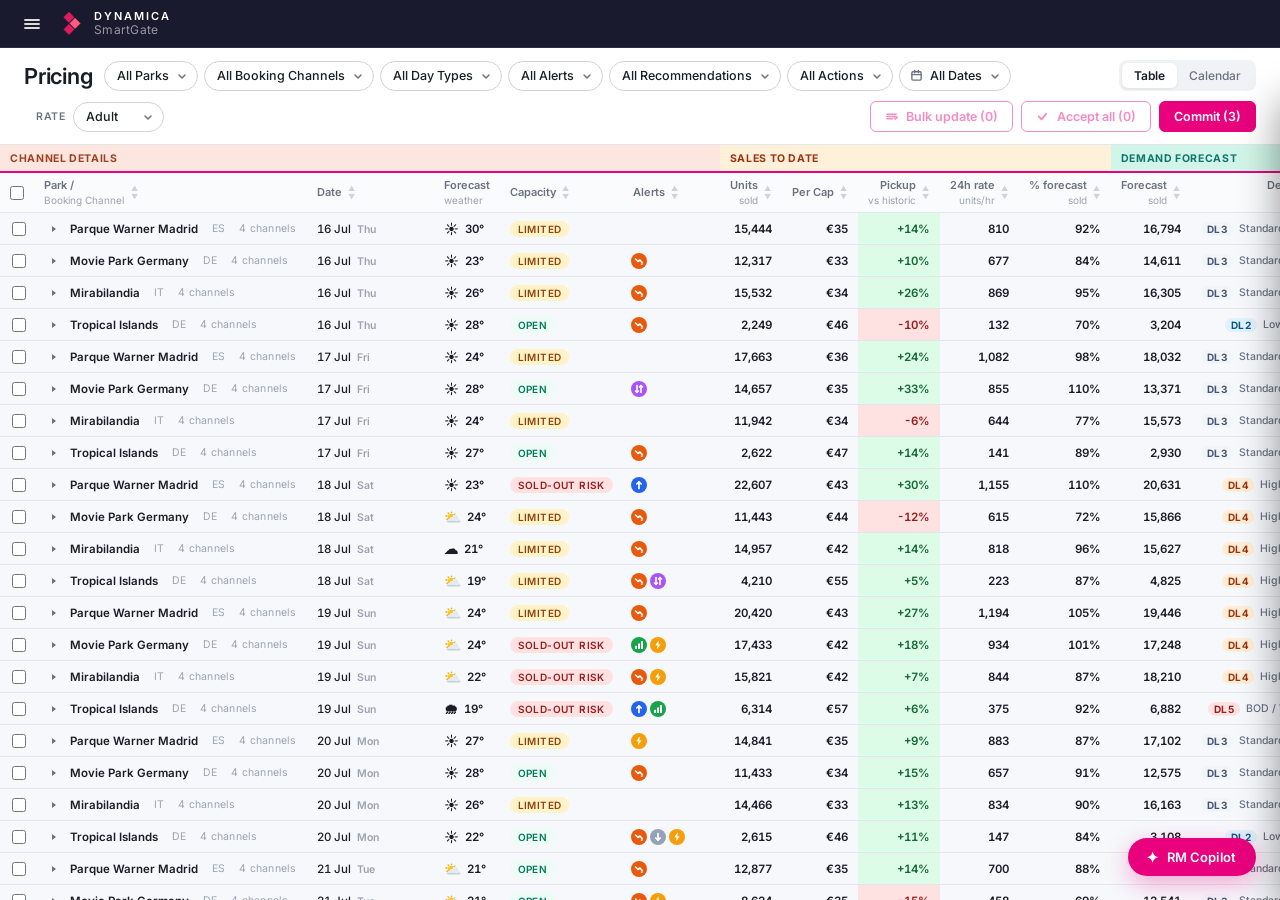
<file: index.html>
<!DOCTYPE html>
<html lang="en">
<head>
  <meta charset="UTF-8" />
  <meta name="viewport" content="width=device-width, initial-scale=1.0" />
  <title>Pricing — Dynamica SmartGate</title>
  <link rel="stylesheet" href="styles.css" />
  <style>
    /* SmartGate pricing — scoped to .srt */

    /* View visibility — beats display:flex on .cal-wrap so [hidden] actually hides it */
    [hidden] { display: none !important; }

    .pricing-page {
      flex: 1;
      display: flex;
      flex-direction: column;
      overflow: hidden;
      background: var(--body-bg);
    }
    .pricing-header-row {
      flex-shrink: 0;
      padding: 12px 24px;
      display: flex;
      align-items: center;
      gap: 12px;
      row-gap: 10px;
      flex-wrap: wrap;
      background: var(--surface);
      border-bottom: 1px solid var(--border);
    }
    .pricing-header-row .filter-group { flex: 1 1 auto; min-width: 0; }
    .pricing-heading {
      font-family: 'Inter', sans-serif;
      font-size: 22px;
      font-weight: 600;
      color: var(--text-primary);
      letter-spacing: -0.01em;
      margin: 0;
    }
    .pricing-spacer { flex: 1; }

    /* Accept-all + Commit cluster */
    .commit-cluster { display: inline-flex; align-items: center; gap: 8px; }
    .accept-all-btn, .commit-btn {
      font-family: 'Inter', sans-serif;
      font-size: 12.5px;
      font-weight: 600;
      padding: 7px 14px;
      border-radius: var(--radius);
      cursor: pointer;
      display: inline-flex;
      align-items: center;
      gap: 8px;
      transition: background .12s, color .12s, border-color .12s, opacity .12s;
      white-space: nowrap;
    }
    .accept-all-btn {
      background: transparent;
      color: var(--accent);
      border: 1px solid var(--accent);
    }
    .accept-all-btn:hover { background: rgba(232,0,125,0.08); }
    .accept-all-btn:disabled {
      opacity: 0.45;
      cursor: default;
      background: transparent;
    }
    .commit-btn {
      background: var(--accent);
      color: #fff;
      border: 1px solid var(--accent);
    }
    .commit-btn:hover { background: var(--accent-dim); border-color: var(--accent-dim); }
    .commit-btn:disabled {
      opacity: 0.45;
      cursor: default;
      background: var(--accent);
      color: rgba(255,255,255,0.85);
    }
    .commit-btn.is-loading { pointer-events: none; }
    .commit-spinner {
      width: 12px;
      height: 12px;
      border: 2px solid rgba(255,255,255,0.4);
      border-top-color: #fff;
      border-radius: 50%;
      animation: cmtSpin .7s linear infinite;
      display: none;
    }
    .commit-btn.is-loading .commit-spinner { display: inline-block; }
    @keyframes cmtSpin { to { transform: rotate(360deg); } }

    /* ── Scroll container ── */
    .srt-wrap {
      flex: 1;
      overflow: auto;
      background: var(--surface);
    }

    table.srt {
      border-collapse: separate;
      border-spacing: 0;
      width: max-content;
      min-width: 100%;
      font-family: 'Inter', sans-serif;
      font-size: 11.5px;
      background: var(--surface);
    }
    table.srt th, table.srt td { box-sizing: border-box; }

    /* ── Group band header row ── */
    table.srt thead tr.bands th {
      position: sticky;
      top: 0;
      z-index: 12;
      height: 28px;
      padding: 0 10px;
      font-family: 'Inter', sans-serif;
      font-weight: 700;
      font-size: 10.5px;
      letter-spacing: 0.06em;
      text-transform: uppercase;
      text-align: left;
      white-space: nowrap;
      border-bottom: 2px solid var(--accent);
    }
    table.srt thead tr.bands th.band-product  { background: #fde6e0; color: #9c4221; }
    table.srt thead tr.bands th.band-sales    { background: #fef0d9; color: #9a3412; }
    table.srt thead tr.bands th.band-demand   { background: #d1f5e8; color: #0f766e; }
    table.srt thead tr.bands th.band-price    { background: #e0eaff; color: #1e3a8a; }

    /* ── Column label row ── */
    table.srt thead tr.cols th {
      position: sticky;
      top: 28px;
      z-index: 11;
      padding: 6px 10px;
      font-family: 'Inter', sans-serif;
      font-weight: 600;
      font-size: 11px;
      color: var(--text-secondary);
      background: #fafbfc;
      border-bottom: 1px solid var(--border);
      text-align: left;
      vertical-align: middle;
      white-space: nowrap;
    }
    table.srt thead tr.cols th.num { text-align: right; }
    table.srt thead tr.cols th .sub {
      display: block;
      font-weight: 400;
      color: var(--text-muted);
      font-size: 10px;
      margin-top: 2px;
      letter-spacing: 0;
      text-transform: none;
    }

    /* ── Body cells ── */
    table.srt tbody td {
      padding: 7px 10px;
      border-bottom: 1px solid var(--border);
      color: var(--text-primary);
      vertical-align: middle;
      white-space: nowrap;
      background: var(--surface);
    }
    table.srt tbody td.num {
      text-align: right;
      font-variant-numeric: tabular-nums;
    }
    /* ── Row hover — subtle background tint only, scoped so YoY tints survive ── */
    table.srt tbody tr:hover td:not(.cell-pos):not(.cell-neg) { background-color: var(--row-hover); }
    table.cal-table tbody tr:hover td:not(.tier-pos2):not(.tier-pos1):not(.tier-zero):not(.tier-neg1):not(.tier-neg2) {
      background-color: var(--row-hover);
    }
    table.cal-table tbody tr:hover th.cal-route { background-color: var(--row-hover); }

    /* Date column */
    table.srt tbody td.col-date {
      color: var(--text-secondary);
      font-variant-numeric: tabular-nums;
      width: 98px;
    }
    table.srt tbody td.col-date .date-num { color: var(--text-primary); font-weight: 500; }
    table.srt tbody td.col-date .date-dow { color: var(--text-muted); margin-left: 6px; font-size: 10.5px; }
    table.srt tbody td.col-date .holiday-tag { color: var(--accent); font-weight: 500; margin-left: 6px; font-size: 10.5px; }

    /* ── Per-level row backgrounds (Park / Category / Leaf) ──
       Use :not(.cell-pos):not(.cell-neg) so YoY tints still read through. */
    table.srt tbody tr.row-park    td:not(.cell-pos):not(.cell-neg) { background: #f6f8fc; }
    table.srt tbody tr.row-category td:not(.cell-pos):not(.cell-neg) { background: #fbfcfe; }
    table.srt tbody tr.row-leaf     td:not(.cell-pos):not(.cell-neg) { background: var(--surface); }

    table.srt tbody tr.row-park    { font-weight: 600; }
    table.srt tbody tr.row-park    td { border-bottom: 1px solid var(--border); }
    table.srt tbody tr.row-park:hover    td:not(.cell-pos):not(.cell-neg) { background: #eef2f8; }
    table.srt tbody tr.row-category:hover td:not(.cell-pos):not(.cell-neg) { background: #f3f5f9; }

    /* ── First-cell indentation per level ──
       Higher specificity than the generic `table.srt tbody td { padding: 7px 14px }`
       rule, so padding-left actually applies. Two earlier passes lost this
       silently because `.indent-1/2/3 { padding-left }` was outranked by the
       generic shorthand `padding`. */
    table.srt tbody tr.row-park     td.col-name { padding-left: 12px; }
    table.srt tbody tr.row-category td.col-name { padding-left: 30px; }
    table.srt tbody tr.row-leaf     td.col-name { padding-left: 44px; }

    /* Vertical guide-line on the left edge of nested rows (inset shadow
       composes with row background and survives table-cell rendering). */
    table.srt tbody tr.row-category td.col-name { box-shadow: inset 2px 0 0 var(--border); }
    table.srt tbody tr.row-leaf     td.col-name { box-shadow: inset 2px 0 0 var(--border); }

    /* hidden rows in collapsed accordion */
    table.srt tbody tr.is-hidden { display: none; }

    /* Accordion name cell — common */
    .accordion-name {
      display: inline-flex;
      align-items: center;
      gap: 8px;
      cursor: pointer;
      user-select: none;
    }
    .accordion-chev {
      display: inline-flex;
      align-items: center;
      justify-content: center;
      width: 16px;
      height: 16px;
      border-radius: 4px;
      color: var(--text-secondary);
      transition: transform .15s ease, background .12s, color .12s;
    }
    /* Smaller chevron for level 2 (Category) */
    .accordion-name.lvl-2 .accordion-chev { width: 12px; height: 12px; }
    .accordion-name.lvl-2 .accordion-chev svg { width: 8px; height: 8px; }
    .accordion-name:hover .accordion-chev { background: rgba(232,0,125,0.08); color: var(--accent); }
    .accordion-name.expanded .accordion-chev { transform: rotate(90deg); color: var(--accent); }

    /* Leaf bullet — Unicode • in muted colour before the ticket name */
    .leaf-bullet {
      display: inline-block;
      color: var(--text-muted);
      margin-right: 8px;
      font-size: 14px;
      line-height: 1;
      vertical-align: middle;
      transform: translateY(-1px);
    }

    /* Per-level name styling */
    .lvl-park-name   { font-weight: 600; color: var(--text-primary); }
    .lvl-cat-name    { font-weight: 500; color: var(--text-secondary); }
    .lvl-ticket-name { font-weight: 400; color: var(--text-primary); }

    .park-country {
      font-weight: 400;
      font-size: 10.5px;
      color: var(--text-muted);
      margin-left: 6px;
      letter-spacing: 0.02em;
    }
    .row-meta {
      color: var(--text-muted);
      font-weight: 400;
      font-size: 10.5px;
      margin-left: 6px;
      letter-spacing: 0.02em;
    }

    /* Capacity-mode chip */
    .cap-chip {
      display: inline-block;
      font-family: 'Inter', sans-serif;
      font-size: 10px;
      font-weight: 600;
      letter-spacing: 0.04em;
      text-transform: uppercase;
      padding: 2px 8px;
      border-radius: 999px;
      vertical-align: middle;
    }
    .cap-chip.cap-open    { background: #ecfdf5; color: #047857; }
    .cap-chip.cap-limited { background: #fef3c7; color: #92400e; }
    .cap-chip.cap-risk    { background: #fee2e2; color: #991b1b; }

    /* ── Tint cells (ROS, YoY, Rec. price) ── */
    table.srt tbody td.cell-pos { background: #dcfce7; color: #166534; }
    table.srt tbody td.cell-neg { background: #fee2e2; color: #991b1b; }
    table.srt tbody tr:hover td.cell-pos { background-color: #c9f0d4; }
    table.srt tbody tr:hover td.cell-neg { background-color: #fbcfcf; }

    /* Weather cell */
    .weather-cell {
      display: inline-flex;
      align-items: center;
      gap: 6px;
      font-variant-numeric: tabular-nums;
    }
    .weather-icon { font-size: 14px; }

    /* ── Alerts cell + chips ── */
    table.srt tbody td.alerts-cell {
      padding: 4px 8px;
      vertical-align: middle;
      white-space: nowrap;
      min-width: 72px;
    }
    .alert-chips {
      display: inline-flex;
      align-items: center;
      gap: 3px;
    }
    .alert-chip {
      display: inline-flex;
      align-items: center;
      justify-content: center;
      width: 16px;
      height: 16px;
      border-radius: 50%;
      color: #fff;
      flex-shrink: 0;
      cursor: default;
    }
    .alert-chip svg { display: block; }
    .alert-chip-overflow {
      display: inline-flex;
      align-items: center;
      justify-content: center;
      min-width: 16px;
      height: 16px;
      padding: 0 4px;
      border-radius: 999px;
      font-size: 9.5px;
      font-weight: 700;
      color: var(--text-secondary);
      background: #eef0f5;
      flex-shrink: 0;
      cursor: default;
    }

    /* ── Calendar cell alert dot (top-left, opposite the decision dot) ── */
    table.cal-table tbody td.has-alert { position: relative; }
    table.cal-table tbody td.has-alert::before {
      content: '';
      position: absolute;
      top: 4px;
      left: 4px;
      width: 6px;
      height: 6px;
      border-radius: 50%;
      background: var(--accent);
      box-shadow: 0 0 0 1.5px var(--surface);
      z-index: 1;
    }

    /* Demand Level (DL1–DL5 from the customisable-rules table) */
    .demand-cell {
      display: inline-flex;
      align-items: center;
      gap: 6px;
      justify-content: flex-end;
      cursor: default;
    }
    .dl-chip {
      display: inline-block;
      font-size: 10px;
      font-weight: 700;
      letter-spacing: 0.04em;
      padding: 1px 6px;
      border-radius: 999px;
      font-variant-numeric: tabular-nums;
    }
    .dl-chip.dl-5 { background: #fee2e2; color: #991b1b; }
    .dl-chip.dl-4 { background: #ffedd5; color: #9a3412; }
    .dl-chip.dl-3 { background: #f1f5f9; color: #475569; }
    .dl-chip.dl-2 { background: #e0f2fe; color: #075985; }
    .dl-chip.dl-1 { background: #ede9fe; color: #5b21b6; }
    .dl-label {
      font-size: 10.5px;
      font-weight: 500;
      color: var(--text-secondary);
      white-space: nowrap;
    }

    /* Recommendation column (Increase / Decrease / No change) */
    .rec-action-cell { white-space: nowrap; }
    .rec-action-chip {
      display: inline-flex;
      align-items: center;
      font-size: 10.5px;
      font-weight: 600;
      padding: 2px 8px;
      border-radius: 999px;
      white-space: nowrap;
    }
    .rec-action-chip.ra-up   { background: #dcfce7; color: #166534; }
    .rec-action-chip.ra-down { background: #fee2e2; color: #991b1b; }
    .rec-action-chip.ra-flat { background: #f1f5f9; color: #64748b; }
    .rec-action-summary {
      display: inline-flex;
      gap: 6px;
      font-size: 10.5px;
      font-weight: 600;
      font-variant-numeric: tabular-nums;
    }
    .rec-action-summary .ras-up   { color: #166534; }
    .rec-action-summary .ras-down { color: #991b1b; }
    .rec-action-summary.ras-flat  { color: var(--text-muted); font-weight: 400; }

    /* Rate selector (ticket type derived from the Adult rate) */
    .rate-select-wrap {
      display: inline-flex;
      align-items: center;
      gap: 7px;
      margin-left: 12px;
      flex-shrink: 0;
    }
    .rate-select-wrap label {
      font-family: 'Inter', sans-serif;
      font-size: 10.5px;
      font-weight: 600;
      color: var(--text-secondary);
      text-transform: uppercase;
      letter-spacing: 0.06em;
    }
    .rate-select {
      font-family: 'Inter', sans-serif;
      font-size: 12.5px;
      font-weight: 500;
      color: var(--text-primary);
      background: var(--surface);
      border: 1px solid var(--border-mid);
      border-radius: 20px;
      height: 30px;
      padding: 0 28px 0 12px;
      appearance: none;
      -webkit-appearance: none;
      cursor: pointer;
      background-image: url("data:image/svg+xml;utf8,<svg xmlns='http://www.w3.org/2000/svg' width='10' height='10' viewBox='0 0 10 10'><path d='M2 4l3 3 3-3' stroke='%236b7280' stroke-width='1.5' fill='none' stroke-linecap='round' stroke-linejoin='round'/></svg>");
      background-repeat: no-repeat;
      background-position: right 10px center;
    }
    .rate-select:hover { border-color: var(--accent); }
    .rate-select:focus { outline: 1.5px solid var(--accent); outline-offset: -1px; }

    /* ── Rec. price editing ── */
    table.srt tbody td.rec-cell {
      position: relative;
      cursor: text;
    }
    table.srt tbody td.rec-cell:hover {
      outline: 1px dashed var(--accent);
      outline-offset: -2px;
    }
    .rec-edit-icon {
      position: absolute;
      left: 6px;
      top: 50%;
      transform: translateY(-50%);
      color: var(--accent);
      pointer-events: none;
      display: none;
    }
    table.srt tbody td.rec-cell:hover .rec-edit-icon { display: block; }
    table.srt tbody td.rec-cell.editing {
      outline: 1.5px solid var(--accent);
      outline-offset: -1px;
      padding: 0;
    }
    input.rec-input {
      width: 100%;
      height: 26px;
      box-sizing: border-box;
      border: none;
      padding: 0 10px;
      font-family: 'Inter', sans-serif;
      font-size: 11.5px;
      font-weight: 500;
      font-variant-numeric: tabular-nums;
      text-align: right;
      background: var(--surface);
      outline: none;
      color: var(--text-primary);
    }

    /* ── Action cell + buttons ── */
    table.srt tbody td.action-cell {
      padding: 4px 8px;
      position: relative;
      vertical-align: middle;
      white-space: nowrap;
      border-left: 1px solid var(--border);
    }
    .action-cell-inner {
      display: flex;
      align-items: center;
      gap: 6px;
    }
    .action-btn {
      width: 26px;
      height: 26px;
      display: inline-flex;
      align-items: center;
      justify-content: center;
      border-radius: 50%;
      border: 1.5px solid;
      background: var(--surface);
      cursor: pointer;
      padding: 0;
      transition: background .12s, border-color .12s, color .12s, opacity .12s;
      flex-shrink: 0;
    }
    .action-btn svg { display: block; }
    .act-accept { color: #16a34a; border-color: #bbf7d0; }
    .act-accept:hover { background: #dcfce7; border-color: #16a34a; }
    .act-accept.solid { background: #16a34a; color: #fff; border-color: #16a34a; }
    .act-reject { color: #dc2626; border-color: #fecaca; }
    .act-reject:hover { background: #fee2e2; border-color: #dc2626; }
    .act-reject.solid { background: #dc2626; color: #fff; border-color: #dc2626; }
    .action-btn.dim { opacity: 0.42; }

    .act-notes {
      width: 24px;
      height: 24px;
      display: inline-flex;
      align-items: center;
      justify-content: center;
      border: none;
      background: transparent;
      border-radius: 50%;
      cursor: pointer;
      color: var(--text-muted);
      margin-left: 2px;
      position: relative;
      flex-shrink: 0;
      padding: 0;
      transition: color .12s, background .12s;
    }
    .act-notes:hover { color: var(--accent); background: rgba(232,0,125,0.08); }
    .act-notes svg { display: block; }
    .act-notes .note-dot {
      position: absolute;
      top: 1px;
      right: 1px;
      width: 6px;
      height: 6px;
      border-radius: 50%;
      background: var(--accent);
      display: none;
    }
    .act-notes.has-note .note-dot { display: block; }
    .act-notes.has-note { color: var(--accent); }

    .action-badge {
      display: inline-block;
      font-family: 'Inter', sans-serif;
      font-size: 9.5px;
      font-weight: 700;
      letter-spacing: 0.05em;
      text-transform: uppercase;
      padding: 2px 7px;
      border-radius: 999px;
      margin-right: 6px;
      vertical-align: middle;
      flex-shrink: 0;
    }
    .action-badge.b-accepted   { background: #dcfce7; color: #166534; }
    .action-badge.b-rejected   { background: #fee2e2; color: #991b1b; }
    .action-badge.b-overridden { background: #e0e7ff; color: #3730a3; }
    .action-badge.b-expired    { background: #f1f5f9; color: #475569; }

    .pending-chip {
      display: inline-block;
      font-size: 9.5px;
      font-weight: 700;
      letter-spacing: 0.05em;
      text-transform: uppercase;
      padding: 2px 7px;
      border-radius: 999px;
      background: #f1f5f9;
      color: #475569;
    }

    /* Row state tints — only on neutral cells */
    table.srt tbody tr.row-accepted   td:not(.cell-pos):not(.cell-neg) { background: #f1faf3; }
    table.srt tbody tr.row-rejected   td:not(.cell-pos):not(.cell-neg) { background: #fdf3f3; }
    table.srt tbody tr.row-overridden td:not(.cell-pos):not(.cell-neg) { background: #f3f4ff; }
    table.srt tbody tr.row-accepted:hover   td:not(.cell-pos):not(.cell-neg) { background-color: #e7f4ec; }
    table.srt tbody tr.row-rejected:hover   td:not(.cell-pos):not(.cell-neg) { background-color: #f7e6e6; }
    table.srt tbody tr.row-overridden:hover td:not(.cell-pos):not(.cell-neg) { background-color: #e8eafc; }

    /* placeholder count on parent/category rows */
    .row-action-meta {
      color: var(--text-muted);
      font-size: 10.5px;
      font-style: italic;
    }

    /* ── Row-select checkboxes (bulk update) ── */
    table.srt th.col-select,
    table.srt tbody td.col-select {
      width: 34px;
      min-width: 34px;
      padding: 4px 8px 4px 12px;
      text-align: center;
    }
    input.row-select {
      width: 14px;
      height: 14px;
      accent-color: var(--accent);
      cursor: pointer;
      vertical-align: middle;
    }

    /* ── Reason code dropdown (Action cell) ── */
    select.reason-select {
      font-family: 'Inter', sans-serif;
      font-size: 10.5px;
      font-weight: 500;
      color: var(--text-secondary);
      background: var(--surface);
      border: 1px solid var(--border-mid);
      border-radius: 999px;
      height: 22px;
      padding: 0 18px 0 8px;
      margin-left: 4px;
      max-width: 108px;
      appearance: none;
      -webkit-appearance: none;
      cursor: pointer;
      background-image: url("data:image/svg+xml;utf8,<svg xmlns='http://www.w3.org/2000/svg' width='8' height='8' viewBox='0 0 10 10'><path d='M2 4l3 3 3-3' stroke='%236b7280' stroke-width='1.5' fill='none' stroke-linecap='round' stroke-linejoin='round'/></svg>");
      background-repeat: no-repeat;
      background-position: right 6px center;
      flex-shrink: 0;
    }
    select.reason-select:hover { border-color: var(--accent); }
    select.reason-select.has-reason { border-color: var(--accent); color: var(--accent); font-weight: 600; }

    /* ── Bulk price update modal ── */
    .bulk-backdrop {
      position: fixed;
      inset: 0;
      background: rgba(26,26,46,0.55);
      z-index: 1200;
      display: none;
      align-items: center;
      justify-content: center;
      padding: 24px;
    }
    .bulk-backdrop.is-open { display: flex; }
    .bulk-modal {
      background: var(--surface);
      border-radius: var(--radius-lg);
      box-shadow: var(--shadow-lg);
      width: 460px;
      max-width: calc(100vw - 48px);
      font-family: 'Inter', sans-serif;
      display: flex;
      flex-direction: column;
    }
    .bulk-modal-header {
      padding: 18px 22px 14px;
      border-bottom: 1px solid var(--border);
      display: flex;
      align-items: center;
      gap: 10px;
    }
    .bulk-modal-title { font-size: 15px; font-weight: 600; color: var(--text-primary); }
    .bulk-modal-sub { font-size: 12px; color: var(--text-secondary); margin-top: 2px; }
    .bulk-modal-close {
      margin-left: auto;
      width: 28px; height: 28px;
      background: transparent;
      border: none;
      color: var(--text-secondary);
      cursor: pointer;
      border-radius: 6px;
      display: inline-flex;
      align-items: center;
      justify-content: center;
    }
    .bulk-modal-close:hover { background: #f3f4f8; color: var(--text-primary); }
    .bulk-modal-body { padding: 16px 22px; display: flex; flex-direction: column; gap: 14px; }
    .bulk-type-row { display: flex; gap: 10px; }
    .bulk-type-opt {
      flex: 1;
      display: inline-flex;
      align-items: center;
      gap: 8px;
      border: 1px solid var(--border-mid);
      border-radius: var(--radius);
      padding: 9px 12px;
      font-size: 12.5px;
      font-weight: 500;
      color: var(--text-primary);
      cursor: pointer;
      transition: border-color .12s, background .12s;
    }
    .bulk-type-opt:hover { border-color: var(--accent); }
    .bulk-type-opt:has(input:checked) {
      border-color: var(--accent);
      background: rgba(232,0,125,0.05);
    }
    .bulk-type-opt input { accent-color: var(--accent); }
    .bulk-value-row { display: flex; align-items: center; gap: 10px; }
    .bulk-value-row label { font-size: 12px; color: var(--text-secondary); font-weight: 500; }
    .bulk-value-row input {
      flex: 1;
      height: 34px;
      padding: 0 12px;
      border: 1px solid var(--border-mid);
      border-radius: var(--radius);
      font-family: 'Inter', sans-serif;
      font-size: 13.5px;
      font-weight: 500;
      color: var(--text-primary);
      font-variant-numeric: tabular-nums;
    }
    .bulk-value-row input:focus { outline: 1.5px solid var(--accent); outline-offset: -1px; border-color: var(--accent); }
    .bulk-unit { font-size: 13px; font-weight: 600; color: var(--text-secondary); width: 16px; }
    .bulk-hint { font-size: 11px; color: var(--text-muted); line-height: 1.5; }
    .bulk-hint b { color: var(--text-secondary); }
    .bulk-preview { display: flex; flex-direction: column; gap: 4px; }
    .bulk-preview-title {
      font-size: 10px;
      font-weight: 700;
      text-transform: uppercase;
      letter-spacing: 0.06em;
      color: var(--text-muted);
      margin-bottom: 2px;
    }
    .bulk-preview-row {
      display: flex;
      justify-content: space-between;
      gap: 12px;
      font-size: 11.5px;
      color: var(--text-secondary);
      font-variant-numeric: tabular-nums;
    }
    .bulk-preview-row b { color: var(--text-primary); }
    .bulk-preview-more { font-size: 11px; color: var(--text-muted); font-style: italic; }
    .bulk-modal-footer {
      padding: 14px 22px 18px;
      border-top: 1px solid var(--border);
      display: flex;
      justify-content: flex-end;
      gap: 8px;
    }
    .bulk-btn-ghost, .bulk-btn-primary {
      font-family: 'Inter', sans-serif;
      font-size: 12.5px;
      font-weight: 600;
      padding: 8px 16px;
      border-radius: var(--radius);
      cursor: pointer;
      transition: background .12s, border-color .12s, opacity .12s;
    }
    .bulk-btn-ghost {
      background: transparent;
      color: var(--text-secondary);
      border: 1px solid var(--border-mid);
    }
    .bulk-btn-ghost:hover { background: #f3f4f8; color: var(--text-primary); }
    .bulk-btn-primary {
      background: var(--accent);
      color: #fff;
      border: 1px solid var(--accent);
    }
    .bulk-btn-primary:hover:not(:disabled) { background: var(--accent-dim); border-color: var(--accent-dim); }
    .bulk-btn-primary:disabled { opacity: 0.45; cursor: default; }

    /* ── Notes modal ── */
    .note-backdrop {
      position: fixed;
      inset: 0;
      background: rgba(26,26,46,0.55);
      z-index: 1200;
      display: none;
      align-items: center;
      justify-content: center;
      padding: 24px;
    }
    .note-backdrop.is-open { display: flex; }
    .note-modal {
      background: var(--surface);
      border-radius: var(--radius-lg);
      box-shadow: var(--shadow-lg);
      width: 520px;
      max-width: calc(100vw - 48px);
      font-family: 'Inter', sans-serif;
      display: flex;
      flex-direction: column;
    }
    .note-modal-header {
      padding: 18px 22px 14px;
      border-bottom: 1px solid var(--border);
      display: flex;
      align-items: center;
      gap: 10px;
    }
    .note-modal-title { font-size: 15px; font-weight: 600; color: var(--text-primary); }
    .note-modal-sub { font-size: 12px; color: var(--text-secondary); }
    .note-modal-close {
      margin-left: auto;
      width: 28px;
      height: 28px;
      background: transparent;
      border: none;
      color: var(--text-secondary);
      cursor: pointer;
      border-radius: 6px;
      display: inline-flex;
      align-items: center;
      justify-content: center;
    }
    .note-modal-close:hover { background: #f3f4f8; color: var(--text-primary); }
    .note-modal-body { padding: 18px 22px 22px; display: flex; flex-direction: column; gap: 14px; }
    .note-textarea {
      width: 100%;
      min-height: 110px;
      box-sizing: border-box;
      padding: 10px 12px;
      border: 1px solid var(--border-mid);
      border-radius: var(--radius);
      font-family: 'Inter', sans-serif;
      font-size: 13px;
      color: var(--text-primary);
      resize: vertical;
      outline: none;
    }
    .note-textarea:focus { border-color: var(--accent); }
    .note-row {
      display: flex;
      align-items: center;
      gap: 10px;
    }
    .note-row label { font-size: 12px; color: var(--text-secondary); }
    .note-date {
      padding: 7px 10px;
      border: 1px solid var(--border-mid);
      border-radius: var(--radius);
      font-family: 'Inter', sans-serif;
      font-size: 12.5px;
      color: var(--text-primary);
      outline: none;
    }
    .note-date:focus { border-color: var(--accent); }
    .note-hint { font-size: 11.5px; color: var(--text-muted); margin-left: auto; }

    /* ── View toggle (Table / Calendar) ── */
    .view-toggle {
      display: inline-flex;
      align-items: center;
      gap: 0;
      margin-left: 14px;
      background: #f1f2f5;
      border-radius: 8px;
      padding: 3px;
    }
    .view-toggle-btn {
      font-family: 'Inter', sans-serif;
      font-size: 12px;
      font-weight: 500;
      padding: 5px 12px;
      border: none;
      background: transparent;
      color: var(--text-secondary);
      cursor: pointer;
      border-radius: 6px;
      transition: background .12s, color .12s, box-shadow .12s;
    }
    .view-toggle-btn:hover { color: var(--text-primary); }
    .view-toggle-btn.is-active {
      background: var(--surface);
      color: var(--text-primary);
      box-shadow: var(--shadow-sm);
      font-weight: 600;
    }

    /* ── Filter pills ── */
    .filter-group {
      display: flex;
      align-items: center;
      gap: 6px;
      flex-wrap: wrap;
      min-width: 0;
    }
    .filter-pill {
      font-family: 'Inter', sans-serif;
      font-size: 12.5px;
      font-weight: 500;
      color: var(--text-primary);
      background: var(--surface);
      border: 1px solid var(--border-mid);
      border-radius: 20px;
      padding: 5px 28px 5px 12px;
      height: 30px;
      max-width: 240px;
      appearance: none;
      -webkit-appearance: none;
      cursor: pointer;
      background-image: url("data:image/svg+xml;utf8,<svg xmlns='http://www.w3.org/2000/svg' width='10' height='10' viewBox='0 0 10 10'><path d='M2 4l3 3 3-3' stroke='%236b7280' stroke-width='1.5' fill='none' stroke-linecap='round' stroke-linejoin='round'/></svg>");
      background-repeat: no-repeat;
      background-position: right 10px center;
      transition: border-color .15s, color .15s, background-image .15s;
      text-overflow: ellipsis;
      white-space: nowrap;
      overflow: hidden;
    }
    .filter-pill:hover { border-color: var(--accent); }
    .filter-pill:focus { outline: 1.5px solid var(--accent); outline-offset: -1px; }
    .filter-pill.active {
      border-color: var(--accent);
      color: var(--accent);
      background-image: url("data:image/svg+xml;utf8,<svg xmlns='http://www.w3.org/2000/svg' width='10' height='10' viewBox='0 0 10 10'><path d='M2 4l3 3 3-3' stroke='%23e8007d' stroke-width='1.5' fill='none' stroke-linecap='round' stroke-linejoin='round'/></svg>");
    }

    .filter-clear {
      font-family: 'Inter', sans-serif;
      font-size: 11.5px;
      font-weight: 500;
      color: var(--accent);
      background: none;
      border: none;
      padding: 4px 10px;
      cursor: pointer;
      border-radius: 4px;
      transition: background .12s;
    }
    .filter-clear:hover { background: rgba(232,0,125,0.08); }

    .filter-pill.ms-pill {
      display: inline-flex;
      align-items: center;
      gap: 6px;
      padding: 0 28px 0 12px;
    }
    .filter-pill.ms-pill .ms-trigger-text {
      overflow: hidden;
      text-overflow: ellipsis;
      white-space: nowrap;
      min-width: 0;
    }
    .filter-pill.ms-pill .ms-trigger-count {
      flex-shrink: 0;
      font-weight: 600;
      color: var(--text-muted);
    }
    .filter-pill.ms-pill.active .ms-trigger-count { color: var(--accent); }

    /* ── Multi-select popover ── */
    .ms-popover {
      position: fixed;
      z-index: 200;
      background: var(--surface);
      border: 1px solid var(--border);
      border-radius: var(--radius-lg);
      box-shadow: var(--shadow-lg);
      font-family: 'Inter', sans-serif;
      user-select: none;
      display: flex;
      flex-direction: column;
      min-width: 280px;
      max-width: 360px;
      max-height: 380px;
      overflow: hidden;
    }
    .ms-search-wrap {
      position: relative;
      padding: 10px 10px 6px;
      flex-shrink: 0;
    }
    .ms-search {
      width: 100%;
      font-family: 'Inter', sans-serif;
      font-size: 12.5px;
      font-weight: 500;
      color: var(--text-primary);
      background: var(--surface);
      border: 1px solid var(--border-mid);
      border-radius: var(--radius);
      padding: 0 10px 0 30px;
      height: 30px;
      box-sizing: border-box;
    }
    .ms-search::placeholder { color: var(--text-muted); font-weight: 400; }
    .ms-search:focus {
      outline: 1.5px solid var(--accent);
      outline-offset: -1px;
      border-color: var(--accent);
    }
    .ms-search-icon {
      position: absolute;
      left: 20px;
      top: 50%;
      transform: translateY(calc(-50% + 2px));
      color: var(--text-muted);
      pointer-events: none;
    }
    .ms-quick-actions {
      display: flex;
      align-items: center;
      justify-content: space-between;
      padding: 4px 14px 8px;
      flex-shrink: 0;
      border-bottom: 1px solid var(--border);
    }
    .ms-link {
      font-family: 'Inter', sans-serif;
      font-size: 11.5px;
      font-weight: 500;
      color: var(--accent);
      background: transparent;
      border: none;
      padding: 2px 0;
      cursor: pointer;
      border-radius: 4px;
    }
    .ms-link:hover { color: var(--accent-dim); text-decoration: underline; }
    .ms-options {
      flex: 1;
      overflow-y: auto;
      padding: 4px 0;
      min-height: 60px;
    }
    .ms-option {
      display: flex;
      align-items: center;
      gap: 10px;
      width: 100%;
      padding: 7px 14px;
      background: transparent;
      border: none;
      cursor: pointer;
      font-family: 'Inter', sans-serif;
      font-size: 12.5px;
      font-weight: 500;
      color: var(--text-primary);
      text-align: left;
    }
    .ms-option:hover,
    .ms-option:focus { background: var(--row-hover); outline: none; }
    .ms-option .ms-label {
      flex: 1;
      overflow: hidden;
      text-overflow: ellipsis;
      white-space: nowrap;
      min-width: 0;
    }
    .ms-check {
      width: 16px; height: 16px;
      border: 1.5px solid var(--border-mid);
      border-radius: 4px;
      flex-shrink: 0;
      position: relative;
      transition: background .12s, border-color .12s;
      background: var(--surface);
    }
    .ms-option[aria-checked="true"] .ms-check {
      background: var(--accent);
      border-color: var(--accent);
    }
    .ms-option[aria-checked="true"] .ms-check::after {
      content: '';
      position: absolute;
      left: 4px; top: 1px;
      width: 4px; height: 8px;
      border: solid #fff;
      border-width: 0 1.5px 1.5px 0;
      transform: rotate(45deg);
    }
    .ms-divider {
      height: 1px;
      background: var(--border);
      margin: 4px 0;
    }
    .ms-empty {
      padding: 24px 14px;
      text-align: center;
      font-family: 'Inter', sans-serif;
      font-size: 12px;
      color: var(--text-muted);
      font-style: italic;
    }

    /* Date-range trigger pill */
    .filter-pill.date-pill {
      display: inline-flex;
      align-items: center;
      gap: 7px;
      padding: 0 28px 0 10px;
    }
    .filter-pill.date-pill .cal-icon { color: var(--text-secondary); flex-shrink: 0; }
    .filter-pill.date-pill.active .cal-icon { color: var(--accent); }
    .filter-pill.date-pill > span {
      overflow: hidden;
      text-overflow: ellipsis;
      white-space: nowrap;
    }

    /* ── Date-range popover ── */
    .dp-popover {
      position: fixed;
      z-index: 200;
      background: var(--nav-bg);
      color: rgba(255,255,255,0.85);
      border: 1px solid var(--nav-border);
      border-radius: 12px;
      box-shadow: var(--shadow-lg);
      padding: 16px;
      font-family: 'Inter', sans-serif;
      user-select: none;
    }
    .dp-months { display: flex; gap: 24px; }
    .dp-month { width: 252px; }
    .dp-month-header {
      display: grid;
      grid-template-columns: 24px 1fr 24px;
      align-items: center;
      margin-bottom: 6px;
      height: 28px;
    }
    .dp-month-label {
      text-align: center;
      font-size: 13px;
      font-weight: 600;
      color: #fff;
      letter-spacing: 0.01em;
    }
    .dp-nav-btn {
      width: 24px; height: 24px;
      display: flex;
      align-items: center;
      justify-content: center;
      border: none;
      background: transparent;
      color: rgba(255,255,255,0.55);
      cursor: pointer;
      border-radius: 4px;
      padding: 0;
      transition: background .12s, color .12s;
    }
    .dp-nav-btn:hover { color: #fff; background: rgba(255,255,255,0.08); }
    .dp-grid { display: grid; grid-template-columns: repeat(7, 36px); }
    .dp-dow {
      text-align: center;
      font-size: 10px;
      font-weight: 600;
      color: rgba(255,255,255,0.4);
      padding: 6px 0 4px;
      text-transform: uppercase;
      letter-spacing: 0.04em;
    }
    .dp-day {
      width: 36px; height: 36px;
      position: relative;
      border: none;
      background: transparent;
      cursor: pointer;
      display: flex;
      align-items: center;
      justify-content: center;
      font-family: 'Inter', sans-serif;
      font-size: 12px;
      font-weight: 500;
      color: rgba(255,255,255,0.85);
      font-variant-numeric: tabular-nums;
      padding: 0;
    }
    .dp-day-num {
      position: relative;
      z-index: 2;
      width: 30px; height: 30px;
      display: flex;
      align-items: center;
      justify-content: center;
      border-radius: 50%;
      transition: outline-color .1s, background-color .1s, color .1s;
    }
    .dp-day:hover .dp-day-num {
      outline: 1.5px solid var(--accent);
      outline-offset: -1.5px;
    }
    .dp-day.in-range { background: rgba(232,0,125,0.18); }
    .dp-day.is-start { background: linear-gradient(to right, transparent 50%, rgba(232,0,125,0.18) 50%); }
    .dp-day.is-end   { background: linear-gradient(to right, rgba(232,0,125,0.18) 50%, transparent 50%); }
    .dp-day.is-start.is-end { background: transparent; }
    .dp-day.is-start .dp-day-num,
    .dp-day.is-end   .dp-day-num {
      background: var(--accent);
      color: #fff;
    }
    .dp-day.is-start:hover .dp-day-num,
    .dp-day.is-end:hover .dp-day-num {
      background: var(--accent-dim);
      outline: none;
    }
    .dp-day.out-of-month { color: rgba(255,255,255,0.25); }
    .dp-day.out-of-month:hover .dp-day-num { outline-color: rgba(232,0,125,0.45); }

    .dp-footer {
      display: flex;
      align-items: center;
      justify-content: space-between;
      margin-top: 12px;
      padding-top: 12px;
      border-top: 1px solid var(--nav-border);
      gap: 12px;
    }
    .dp-status { font-size: 11.5px; color: rgba(255,255,255,0.65); font-weight: 500; }
    .dp-actions { display: flex; gap: 8px; }
    .dp-btn {
      font-family: 'Inter', sans-serif;
      font-size: 11.5px;
      font-weight: 500;
      padding: 6px 14px;
      border-radius: 999px;
      cursor: pointer;
      border: 1px solid transparent;
      transition: background .12s, color .12s, border-color .12s;
    }
    .dp-btn-ghost {
      background: transparent;
      border-color: rgba(255,255,255,0.2);
      color: rgba(255,255,255,0.85);
    }
    .dp-btn-ghost:hover {
      background: rgba(255,255,255,0.08);
      border-color: rgba(255,255,255,0.4);
    }
    .dp-btn-primary {
      background: var(--accent);
      color: #fff;
      border-color: var(--accent);
    }
    .dp-btn-primary:hover:not(:disabled) {
      background: var(--accent-dim);
      border-color: var(--accent-dim);
    }
    .dp-btn-primary:disabled {
      background: rgba(232,0,125,0.4);
      border-color: rgba(232,0,125,0.4);
      cursor: not-allowed;
    }

    /* Empty-state row in the Table */
    table.srt tbody tr.srt-empty td {
      text-align: center;
      font-style: italic;
      color: var(--text-muted);
      padding: 32px 16px;
      background: var(--surface);
    }

    /* ── Calendar view ── */
    /* Granularity segmented toggle */
    .seg-toggle {
      display: inline-flex;
      background: #ececf2;
      border-radius: 999px;
      padding: 3px;
      flex-shrink: 0;
    }
    .seg-toggle button {
      font-family: 'Inter', sans-serif;
      font-size: 12px;
      font-weight: 500;
      color: var(--text-secondary);
      border: none;
      background: transparent;
      padding: 6px 16px;
      border-radius: 999px;
      cursor: pointer;
      transition: background .15s, color .15s, box-shadow .15s;
      letter-spacing: 0.01em;
    }
    .seg-toggle button:hover:not(.active) { color: var(--text-primary); }
    .seg-toggle button.active {
      background: var(--accent);
      color: #fff;
      box-shadow: 0 1px 2px rgba(232,0,125,0.25);
    }
    .seg-toggle.secondary { background: #f1f3f8; padding: 2px; }
    .seg-toggle.secondary button { padding: 4px 12px; font-size: 11.5px; }

    .cal-wrap {
      flex: 1;
      overflow: hidden;
      background: var(--surface);
      display: flex;
      flex-direction: column;
    }
    .cal-toolbar {
      display: flex;
      align-items: center;
      gap: 14px;
      padding: 10px 24px;
      border-bottom: 1px solid var(--border);
      flex-shrink: 0;
      background: var(--surface);
    }
    .cal-toolbar-label {
      font-family: 'Inter', sans-serif;
      font-size: 11px;
      font-weight: 600;
      color: var(--text-secondary);
      text-transform: uppercase;
      letter-spacing: 0.06em;
    }
    .cal-scroll {
      flex: 1;
      overflow: auto;
      background: var(--surface);
    }

    table.cal-table {
      border-collapse: separate;
      border-spacing: 0;
      width: max-content;
      min-width: 100%;
      font-family: 'Inter', sans-serif;
      font-size: 11.5px;
      background: var(--surface);
    }
    table.cal-table th, table.cal-table td {
      box-sizing: border-box;
      vertical-align: middle;
      white-space: nowrap;
    }
    /* Column header row */
    table.cal-table thead th {
      position: sticky;
      top: 0;
      z-index: 2;
      height: 40px;
      padding: 0 10px;
      background: #fafbfc;
      border-bottom: 1px solid var(--border);
      font-family: 'Inter', sans-serif;
      font-size: 11px;
      font-weight: 600;
      color: var(--text-secondary);
      text-align: center;
      letter-spacing: 0.02em;
    }
    table.cal-table thead th .col-dow {
      display: block;
      font-size: 9.5px;
      font-weight: 500;
      color: var(--text-muted);
      letter-spacing: 0.06em;
      text-transform: uppercase;
      margin-bottom: 2px;
    }
    table.cal-table thead th.is-weekend .col-dow { color: var(--accent); }
    table.cal-table thead th.is-holiday::after {
      content: '';
      display: inline-block;
      width: 5px;
      height: 5px;
      border-radius: 50%;
      background: var(--accent);
      margin-left: 4px;
      vertical-align: middle;
      transform: translateY(-5px);
    }
    /* Top-left corner (sticky in both axes) */
    table.cal-table thead th.cal-corner {
      left: 0;
      z-index: 4;
      text-align: left;
      padding: 0 14px;
      border-right: 1px solid var(--border);
      background: #fafbfc;
      min-width: 240px;
      width: 240px;
    }
    table.cal-table thead th.cal-corner.sortable {
      cursor: pointer;
      user-select: none;
      transition: background .12s, color .12s;
    }
    table.cal-table thead th.cal-corner.sortable:hover {
      background: #eef0f5;
      color: var(--text-primary);
    }
    table.cal-table thead th.cal-corner.sort-asc,
    table.cal-table thead th.cal-corner.sort-desc {
      background: #e8eaf1;
      color: var(--text-primary);
    }
    /* List-view (main Pricing table) sortable headers */
    table.srt thead tr.cols th.sortable {
      cursor: pointer;
      user-select: none;
      transition: background .12s, color .12s;
    }
    table.srt thead tr.cols th.sortable:hover {
      background: #eef0f5;
      color: var(--text-primary);
    }
    table.srt thead tr.cols th.sort-asc,
    table.srt thead tr.cols th.sort-desc {
      background: #e8eaf1;
      color: var(--text-primary);
    }
    .th-inner {
      display: inline-flex;
      align-items: center;
      gap: 6px;
      vertical-align: middle;
    }
    .th-text {
      display: inline-flex;
      flex-direction: column;
      line-height: 1.2;
    }
    .sort-ind {
      display: inline-flex;
      flex-direction: column;
      align-items: center;
      justify-content: center;
      font-size: 7px;
      line-height: 1;
      color: var(--text-muted);
      opacity: 0.45;
      flex-shrink: 0;
      width: 8px;
    }
    .sort-ind .sa-up,
    .sort-ind .sa-down { display: block; }
    .sort-ind .sa-down { margin-top: 1px; }
    th.sort-asc .sort-ind,
    th.sort-desc .sort-ind {
      opacity: 1;
      color: var(--accent);
      font-size: 10px;
    }
    th.sort-asc .sort-ind .sa-down,
    th.sort-desc .sort-ind .sa-up { display: none; }

    /* Body row label (sticky left) */
    table.cal-table tbody th.cal-route {
      position: sticky;
      left: 0;
      z-index: 1;
      background: var(--surface);
      border-right: 1px solid var(--border);
      border-bottom: 1px solid var(--border);
      padding: 10px 14px;
      font-family: 'Inter', sans-serif;
      font-size: 12px;
      font-weight: 500;
      color: var(--text-primary);
      text-align: left;
      min-width: 240px;
      width: 240px;
      white-space: normal;
      line-height: 1.35;
    }
    table.cal-table tbody th.cal-route .cal-park-name { font-weight: 600; }
    table.cal-table tbody th.cal-route .cal-park-country {
      display: inline-block;
      font-size: 10px;
      font-weight: 600;
      color: var(--text-secondary);
      background: #eef0f5;
      padding: 1px 6px;
      border-radius: 999px;
      letter-spacing: 0.04em;
      margin-left: 8px;
      vertical-align: middle;
    }
    table.cal-table tbody th.cal-route .cal-park-meta {
      display: block;
      font-size: 10.5px;
      color: var(--text-muted);
      margin-top: 3px;
      font-weight: 400;
    }
    /* Data cells */
    table.cal-table tbody td {
      padding: 7px 10px;
      border-right: 1px solid var(--border);
      border-bottom: 1px solid var(--border);
      text-align: left;
      font-variant-numeric: tabular-nums;
      min-width: 120px;
      background: var(--surface);
    }
    table.cal-table tbody td .cell-rev {
      font-size: 12.5px;
      font-weight: 600;
      color: var(--text-primary);
      letter-spacing: -0.005em;
      line-height: 1.15;
    }
    table.cal-table tbody td .cell-meta {
      font-size: 10px;
      color: var(--text-muted);
      margin-top: 3px;
      font-weight: 500;
      line-height: 1.2;
      display: flex;
      align-items: center;
      gap: 8px;
    }
    table.cal-table tbody td .cell-meta .pipe {
      color: var(--text-muted);
      opacity: 0.5;
      font-weight: 400;
    }
    /* Heatmap tiers — ROS vs benchmark % */
    table.cal-table tbody td.tier-pos2 { background: #bbf7d0; }
    table.cal-table tbody td.tier-pos2 .cell-rev  { color: #14532d; }
    table.cal-table tbody td.tier-pos2 .cell-meta { color: #166534; }
    table.cal-table tbody td.tier-pos1 { background: #dcfce7; }
    table.cal-table tbody td.tier-pos1 .cell-rev  { color: #166534; }
    table.cal-table tbody td.tier-pos1 .cell-meta { color: #15803d; }
    table.cal-table tbody td.tier-zero { background: var(--surface); }
    table.cal-table tbody td.tier-neg1 { background: #fee2e2; }
    table.cal-table tbody td.tier-neg1 .cell-rev  { color: #991b1b; }
    table.cal-table tbody td.tier-neg1 .cell-meta { color: #b91c1c; }
    table.cal-table tbody td.tier-neg2 { background: #fecaca; }
    table.cal-table tbody td.tier-neg2 .cell-rev  { color: #7f1d1d; }
    table.cal-table tbody td.tier-neg2 .cell-meta { color: #991b1b; }
    /* Cell hover */
    table.cal-table tbody td:hover {
      outline: 2px solid var(--accent);
      outline-offset: -2px;
      position: relative;
      z-index: 3;
    }
    /* ── Calendar 3-level accordion ── */
    /* Indentation in the sticky left column — match the table's 14/36/60px steps.
       Higher specificity than `table.cal-table tbody th.cal-route { padding: 10px 14px }`
       so the shorthand doesn't outrank padding-left. */
    table.cal-table tbody tr.row-park     th.cal-route { padding-left: 14px; }
    table.cal-table tbody tr.row-category th.cal-route { padding-left: 32px; }
    table.cal-table tbody tr.row-leaf     th.cal-route { padding-left: 44px; }

    /* Per-level backgrounds.
       Sticky left column always tinted regardless of tier.
       Data cells only tinted when not in a heatmap tier — so tier colours
       continue to read through where they apply. */
    table.cal-table tbody tr.row-park     th.cal-route { background: #f6f8fc; }
    table.cal-table tbody tr.row-category th.cal-route { background: #fbfcfe; }
    table.cal-table tbody tr.row-leaf     th.cal-route { background: var(--surface); }
    table.cal-table tbody tr.row-park     td:not(.tier-pos2):not(.tier-pos1):not(.tier-zero):not(.tier-neg1):not(.tier-neg2) { background: #f6f8fc; }
    table.cal-table tbody tr.row-category td:not(.tier-pos2):not(.tier-pos1):not(.tier-zero):not(.tier-neg1):not(.tier-neg2) { background: #fbfcfe; }
    table.cal-table tbody tr.row-leaf     td:not(.tier-pos2):not(.tier-pos1):not(.tier-zero):not(.tier-neg1):not(.tier-neg2) { background: var(--surface); }

    /* Click affordance */
    table.cal-table tbody td[data-row] { cursor: pointer; }

    /* ── Total row (all parks aggregate) — pinned under the sticky header ── */
    table.cal-table tbody tr.row-total th.cal-route,
    table.cal-table tbody tr.row-total td {
      position: sticky;
      top: 40px;             /* header row height */
      font-weight: 600;
      border-bottom: 2px solid var(--border-mid, #d7dae1);
    }
    table.cal-table tbody tr.row-total td { z-index: 2; cursor: default; }
    table.cal-table tbody tr.row-total th.cal-route {
      left: 0;
      z-index: 3;
      background: #eef2f8;
    }
    table.cal-table tbody tr.row-total td:not(.tier-pos2):not(.tier-pos1):not(.tier-neg1):not(.tier-neg2) {
      background: #eef2f8;
    }
    table.cal-table tbody tr.row-total td:hover { outline: none; }
    table.cal-table tbody tr.row-total:hover th.cal-route { background-color: #eef2f8; }
    .cal-total-name { font-weight: 700; }

    /* Info icon + hover tooltip explaining the cell metrics */
    .cal-info {
      display: inline-flex;
      align-items: center;
      justify-content: center;
      width: 18px;
      height: 18px;
      margin-left: 6px;
      border-radius: 50%;
      color: var(--text-muted);
      cursor: help;
      position: relative;
      vertical-align: middle;
    }
    .cal-info:hover, .cal-info:focus { color: var(--accent); outline: none; }
    .cal-info-tip {
      display: none;
      position: absolute;
      left: 0;
      top: calc(100% + 6px);
      z-index: 60;
      width: 280px;
      background: var(--nav-bg);
      color: rgba(255,255,255,0.85);
      border-radius: 8px;
      box-shadow: var(--shadow-lg);
      padding: 12px 14px;
      font-size: 11px;
      font-weight: 400;
      line-height: 1.45;
      white-space: normal;
      flex-direction: column;
      gap: 7px;
      cursor: default;
    }
    .cal-info:hover .cal-info-tip,
    .cal-info:focus .cal-info-tip { display: flex; }
    .cal-info-tip strong { color: #fff; font-size: 11.5px; letter-spacing: 0.02em; }
    .cal-info-tip b { color: #fff; font-weight: 600; }

    /* Empty-state row */
    .cal-empty-th {
      position: sticky;
      left: 0;
      background: var(--surface);
      border-right: 1px solid var(--border);
      padding: 18px 14px;
      font-family: 'Inter', sans-serif;
      font-size: 12px;
      font-weight: 500;
      color: var(--text-muted);
      text-align: left;
      min-width: 240px;
      width: 240px;
      font-style: italic;
    }

    /* ── Detail modal (calendar cell click) ── */
    .dm-backdrop {
      position: fixed;
      inset: 0;
      background: rgba(26,26,46,0.55);
      z-index: 1300;
      display: none;
      align-items: center;
      justify-content: center;
      padding: 24px;
    }
    .dm-backdrop.is-open { display: flex; }
    .dm-modal {
      background: var(--surface);
      border-radius: var(--radius-lg);
      box-shadow: var(--shadow-lg);
      width: 640px;
      max-width: calc(100vw - 48px);
      max-height: calc(100vh - 48px);
      display: flex;
      flex-direction: column;
      font-family: 'Inter', sans-serif;
    }
    .dm-header {
      padding: 18px 22px 14px;
      border-bottom: 1px solid var(--border);
      display: flex;
      align-items: flex-start;
      gap: 12px;
    }
    .dm-title {
      font-size: 15px;
      font-weight: 600;
      color: var(--text-primary);
      line-height: 1.3;
    }
    .dm-sub {
      font-size: 12px;
      color: var(--text-secondary);
      margin-top: 4px;
    }
    .dm-close {
      margin-left: auto;
      width: 28px;
      height: 28px;
      background: transparent;
      border: none;
      color: var(--text-secondary);
      cursor: pointer;
      border-radius: 6px;
      display: inline-flex;
      align-items: center;
      justify-content: center;
      flex-shrink: 0;
    }
    .dm-close:hover { background: #f3f4f8; color: var(--text-primary); }
    .dm-body {
      overflow-y: auto;
      padding: 4px 0 12px;
    }
    .dm-cat-head {
      padding: 14px 22px 6px;
      font-size: 10.5px;
      font-weight: 700;
      color: var(--text-muted);
      letter-spacing: 0.08em;
      text-transform: uppercase;
    }
    .dm-row {
      display: grid;
      grid-template-columns: 1fr auto auto;
      align-items: center;
      gap: 14px;
      padding: 10px 22px;
      border-bottom: 1px solid var(--border);
    }
    .dm-row:hover { background: var(--row-hover); }
    .dm-row.row-accepted   { background: #f1faf3; }
    .dm-row.row-rejected   { background: #fdf3f3; }
    .dm-row.row-overridden { background: #f3f4ff; }
    .dm-ticket {
      font-size: 13px;
      font-weight: 500;
      color: var(--text-primary);
    }
    .dm-prices {
      font-size: 12px;
      color: var(--text-secondary);
      font-variant-numeric: tabular-nums;
      margin-top: 4px;
      display: inline-flex;
      align-items: center;
      gap: 6px;
    }
    .dm-prices .current { color: var(--text-secondary); }
    .dm-prices .arrow   { color: var(--text-muted); }
    .dm-prices .rec     { color: var(--text-primary); font-weight: 600; }
    .dm-prices .pct     { margin-left: 4px; font-weight: 600; font-size: 11.5px; padding: 1px 6px; border-radius: 999px; }
    .dm-prices .pct.cell-pos { background: #dcfce7; color: #166534; }
    .dm-prices .pct.cell-neg { background: #fee2e2; color: #991b1b; }
    .dm-prices .pct.cell-neutral { background: #f1f5f9; color: #475569; }
    .dm-status {
      font-size: 9.5px;
      font-weight: 700;
      letter-spacing: 0.05em;
      text-transform: uppercase;
      padding: 2px 7px;
      border-radius: 999px;
    }
    .dm-status.b-accepted   { background: #dcfce7; color: #166534; }
    .dm-status.b-rejected   { background: #fee2e2; color: #991b1b; }
    .dm-status.b-overridden { background: #e0e7ff; color: #3730a3; }
    .dm-actions { display: inline-flex; gap: 6px; align-items: center; }
    .dm-month-totals {
      padding: 12px 22px 4px;
      display: grid;
      grid-template-columns: repeat(3, 1fr);
      gap: 18px;
      font-size: 11.5px;
      color: var(--text-secondary);
    }
    .dm-month-totals .label { color: var(--text-muted); text-transform: uppercase; letter-spacing: 0.06em; font-size: 10px; }
    .dm-month-totals .value { color: var(--text-primary); font-weight: 600; font-size: 14px; font-variant-numeric: tabular-nums; margin-top: 2px; }

    /* ── Leaf detail modal (row click) ── */
    .lm-backdrop {
      position: fixed;
      inset: 0;
      background: rgba(26,26,46,0.55);
      z-index: 1300;
      display: none;
      align-items: flex-start;
      justify-content: center;
      padding: 24px;
      overflow-y: auto;
    }
    .lm-backdrop.is-open { display: flex; }
    .lm-modal {
      background: var(--surface);
      border-radius: var(--radius-lg);
      box-shadow: var(--shadow-lg);
      width: min(1080px, calc(100vw - 48px));
      max-height: calc(100vh - 48px);
      display: flex;
      flex-direction: column;
      font-family: 'Inter', sans-serif;
    }
    .lm-header {
      padding: 16px 22px;
      border-bottom: 1px solid var(--border);
      display: flex;
      align-items: flex-start;
      gap: 12px;
      flex-shrink: 0;
    }
    .lm-title {
      font-size: 16px;
      font-weight: 600;
      color: var(--text-primary);
      line-height: 1.3;
    }
    .lm-subtitle {
      font-size: 12px;
      color: var(--text-secondary);
      margin-top: 4px;
    }
    .lm-close {
      margin-left: auto;
      width: 28px; height: 28px;
      border: none; background: transparent;
      color: var(--text-secondary);
      border-radius: 6px;
      cursor: pointer;
      display: inline-flex;
      align-items: center;
      justify-content: center;
      flex-shrink: 0;
    }
    .lm-close:hover { background: #f3f4f8; color: var(--text-primary); }
    .lm-body {
      overflow-y: auto;
      padding: 18px 22px 22px;
      display: grid;
      grid-template-columns: minmax(0, 1.4fr) minmax(280px, 1fr);
      gap: 20px;
    }
    .lm-col-left, .lm-col-right {
      display: flex;
      flex-direction: column;
      gap: 14px;
      min-width: 0;
    }
    .lm-panel {
      border: 1px solid var(--border);
      border-radius: var(--radius);
      background: var(--surface);
      padding: 14px 16px;
    }
    .lm-panel-title {
      font-size: 12px;
      font-weight: 600;
      color: var(--text-secondary);
      letter-spacing: 0.04em;
      text-transform: uppercase;
      margin-bottom: 10px;
    }
    .lm-chart-area { position: relative; }
    .lm-chart-area svg { display: block; width: 100%; height: auto; }
    .lm-legend {
      display: inline-flex;
      gap: 14px;
      margin-bottom: 8px;
      font-size: 11.5px;
      color: var(--text-secondary);
    }
    .lm-legend .swatch {
      display: inline-block;
      width: 10px; height: 10px;
      border-radius: 2px;
      margin-right: 6px;
      vertical-align: middle;
    }
    .lm-legend-tick {
      display: inline-block;
      width: 18px; height: 3px;
      border-radius: 2px;
      margin-right: 6px;
      vertical-align: middle;
      background: linear-gradient(to right, #2563eb 0%, #2563eb 50%, #dc2626 50%, #dc2626 100%);
    }

    /* Weather panel */
    .lm-wx {
      display: flex;
      align-items: center;
      gap: 14px;
    }
    .lm-wx-icon { font-size: 32px; line-height: 1; }
    .lm-wx-text { display: flex; flex-direction: column; gap: 2px; }
    .lm-wx-temp { font-size: 18px; font-weight: 600; color: var(--text-primary); font-variant-numeric: tabular-nums; }
    .lm-wx-desc { font-size: 12px; color: var(--text-secondary); }

    /* Comparison table */
    table.lm-compare { width: 100%; border-collapse: collapse; font-size: 12px; }
    table.lm-compare th, table.lm-compare td {
      padding: 7px 8px;
      text-align: right;
      font-variant-numeric: tabular-nums;
      border-bottom: 1px solid var(--border);
    }
    table.lm-compare th {
      font-weight: 600;
      color: var(--text-secondary);
      font-size: 10.5px;
      text-transform: uppercase;
      letter-spacing: 0.04em;
    }
    table.lm-compare th:first-child,
    table.lm-compare td:first-child {
      text-align: left;
      color: var(--text-secondary);
      font-weight: 500;
    }
    table.lm-compare td { color: var(--text-primary); }
    table.lm-compare tr:last-child td { border-bottom: none; }

    /* Recommendation panel */
    .lm-rec-row {
      display: flex;
      align-items: center;
      justify-content: space-between;
      padding: 6px 0;
      font-size: 13px;
    }
    .lm-rec-row .label { color: var(--text-secondary); }
    .lm-rec-row .value { color: var(--text-primary); font-weight: 600; font-variant-numeric: tabular-nums; }
    .lm-rec-row .value.pct.cell-pos { background: #dcfce7; color: #166534; padding: 1px 8px; border-radius: 999px; font-size: 12px; }
    .lm-rec-row .value.pct.cell-neg { background: #fee2e2; color: #991b1b; padding: 1px 8px; border-radius: 999px; font-size: 12px; }
    .lm-rec-row .value.pct.cell-neutral { background: #f1f5f9; color: #475569; padding: 1px 8px; border-radius: 999px; font-size: 12px; }
    .lm-override-row {
      display: flex;
      align-items: center;
      gap: 8px;
      margin-top: 10px;
    }
    .lm-override-row label {
      font-size: 12px;
      color: var(--text-secondary);
    }
    .lm-override-input {
      flex: 1;
      height: 32px;
      padding: 0 10px;
      border: 1px solid var(--border-mid);
      border-radius: var(--radius);
      font-family: 'Inter', sans-serif;
      font-size: 13px;
      font-weight: 500;
      color: var(--text-primary);
      font-variant-numeric: tabular-nums;
    }
    .lm-override-input:focus { outline: 1.5px solid var(--accent); outline-offset: -1px; border-color: var(--accent); }

    /* Channel / Source mix panels — stacked horizontal bar + 2-col legend */
    .lm-mix-bar {
      width: 100%;
      height: 14px;
      border-radius: 4px;
      overflow: hidden;
      display: flex;
      margin-top: 4px;
      background: #eef0f5;
    }
    .lm-mix-seg {
      height: 100%;
      cursor: default;
      transition: filter .12s;
    }
    .lm-mix-seg:hover { filter: brightness(1.08); }
    .lm-mix-legend {
      display: grid;
      grid-template-columns: 1fr 1fr;
      gap: 6px 14px;
      margin-top: 12px;
      font-size: 11.5px;
      color: var(--text-secondary);
    }
    .lm-mix-legend-item {
      display: inline-flex;
      align-items: center;
      gap: 6px;
      min-width: 0;
    }
    .lm-mix-legend-item .swatch {
      width: 9px; height: 9px;
      border-radius: 2px;
      flex-shrink: 0;
    }
    .lm-mix-legend-item .lbl {
      flex: 1;
      overflow: hidden;
      text-overflow: ellipsis;
      white-space: nowrap;
      color: var(--text-primary);
    }
    .lm-mix-legend-item .pct {
      font-variant-numeric: tabular-nums;
      font-weight: 600;
      color: var(--text-primary);
    }
    .lm-actions {
      display: flex;
      gap: 8px;
      margin-top: 14px;
    }
    .lm-btn {
      flex: 1;
      height: 34px;
      border-radius: 8px;
      border: 1px solid;
      cursor: pointer;
      font-family: 'Inter', sans-serif;
      font-size: 13px;
      font-weight: 600;
      transition: background .12s, border-color .12s, color .12s;
    }
    .lm-btn-reject { color: #dc2626; border-color: #fecaca; background: var(--surface); }
    .lm-btn-reject:hover { background: #fee2e2; border-color: #dc2626; }
    .lm-btn-reject.solid { background: #dc2626; color: #fff; border-color: #dc2626; }
    .lm-btn-accept { color: #166534; border-color: #bbf7d0; background: var(--surface); }
    .lm-btn-accept:hover { background: #dcfce7; border-color: #16a34a; }
    .lm-btn-accept.solid { background: #16a34a; color: #fff; border-color: #16a34a; }
    .lm-state-tag {
      display: inline-block;
      font-size: 10.5px;
      font-weight: 700;
      letter-spacing: 0.05em;
      text-transform: uppercase;
      padding: 2px 8px;
      border-radius: 999px;
      margin-bottom: 10px;
    }
    .lm-state-tag.b-accepted   { background: #dcfce7; color: #166534; }
    .lm-state-tag.b-rejected   { background: #fee2e2; color: #991b1b; }
    .lm-state-tag.b-overridden { background: #e0e7ff; color: #3730a3; }

    /* Chart hover tooltip */
    .chart-tooltip {
      position: absolute;
      z-index: 50;
      background: var(--nav-bg);
      color: #fff;
      padding: 8px 11px;
      border-radius: 6px;
      font-family: 'Inter', sans-serif;
      font-size: 12px;
      line-height: 1.4;
      box-shadow: var(--shadow-lg);
      pointer-events: none;
      display: none;
      white-space: nowrap;
      min-width: 130px;
    }
    .chart-tooltip-header {
      font-weight: 600;
      margin-bottom: 4px;
      color: rgba(255,255,255,0.96);
    }
    .chart-tooltip-row {
      display: flex;
      align-items: center;
      gap: 8px;
      color: rgba(255,255,255,0.82);
      padding: 1px 0;
    }
    .chart-tooltip-row .swatch {
      width: 9px; height: 9px;
      border-radius: 2px;
      flex-shrink: 0;
    }
    .chart-tooltip-row .label { flex: 1; }
    .chart-tooltip-row .value { font-variant-numeric: tabular-nums; font-weight: 500; }
    .chart-tooltip-row.emphasized { font-weight: 700; color: #fff; }
    .chart-tooltip-row.emphasized .swatch { width: 12px; height: 12px; }
    /* ─────────────────────────────────────────────────────────
     *  RM Copilot — floating bubble + chat panels (general + row)
     * ──────────────────────────────────────────────────────── */

    /* Floating trigger bubble (always visible, bottom-right) */
    .cp-fab {
      position: fixed;
      bottom: 24px;
      right: 24px;
      z-index: 1000;
      display: inline-flex;
      align-items: center;
      gap: 8px;
      padding: 11px 20px 11px 18px;
      background: var(--accent);
      color: #fff;
      border: none;
      border-radius: 24px;
      font-family: 'Inter', sans-serif;
      font-size: 13px;
      font-weight: 600;
      letter-spacing: 0.01em;
      cursor: pointer;
      box-shadow: 0 8px 24px rgba(232,0,125,0.32);
      transition: background .15s, box-shadow .15s, transform .15s;
    }
    .cp-fab:hover { background: var(--accent-dim); box-shadow: 0 10px 28px rgba(232,0,125,0.42); }
    .cp-fab:active { transform: translateY(1px); }
    .cp-fab .cp-spark {
      display: inline-block;
      font-size: 15px;
      line-height: 1;
      animation: cpSpark 2.5s ease-in-out infinite;
      transform-origin: center;
    }
    @keyframes cpSpark {
      0%, 100% { opacity: 0.85; transform: scale(1); }
      50%      { opacity: 1;    transform: scale(1.15); }
    }

    /* Shared chat-shell colours / fonts */
    .cp-panel {
      background: #1e2128;
      border: 1px solid #2d313b;
      border-radius: 12px;
      box-shadow: 0 12px 40px rgba(0,0,0,.42);
      color: #e5e7eb;
      font-family: 'Inter', sans-serif;
      display: flex;
      flex-direction: column;
      overflow: hidden;
    }
    .cp-header {
      background: #16181d;
      border-bottom: 1px solid #2d313b;
      padding: 12px 14px;
      flex-shrink: 0;
      display: flex;
      align-items: flex-start;
      gap: 10px;
    }
    .cp-header .cp-title {
      font-size: 13px;
      font-weight: 600;
      color: #fff;
      letter-spacing: 0.01em;
    }
    .cp-header .cp-sub {
      font-size: 11px;
      color: #9ca3af;
      margin-top: 2px;
    }
    .cp-header .cp-metrics {
      font-size: 11px;
      color: #9ca3af;
      margin-top: 4px;
      font-variant-numeric: tabular-nums;
    }
    .cp-header .cp-tag {
      display: inline-flex;
      align-items: center;
      gap: 4px;
      font-size: 10.5px;
      font-weight: 600;
      color: var(--accent);
      letter-spacing: 0.04em;
      margin-top: 6px;
    }
    .cp-header-close {
      margin-left: auto;
      width: 26px; height: 26px;
      background: transparent;
      border: none;
      color: #9ca3af;
      cursor: pointer;
      border-radius: 5px;
      display: inline-flex;
      align-items: center;
      justify-content: center;
      flex-shrink: 0;
    }
    .cp-header-close:hover { background: #2a2e38; color: #fff; }

    /* Chat scroll area */
    .cp-chat {
      flex: 1;
      overflow-y: auto;
      padding: 12px 14px;
      display: flex;
      flex-direction: column;
      gap: 8px;
      min-height: 0;
    }
    .cp-msg {
      padding: 10px 13px;
      border-radius: 10px;
      font-size: 12px;
      line-height: 1.45;
      max-width: 88%;
      white-space: pre-wrap;
      word-break: break-word;
    }
    .cp-msg.cp-asst {
      background: #2a2e38;
      border: 1px solid #353a46;
      color: #e5e7eb;
      align-self: flex-start;
      border-top-left-radius: 2px;
    }
    .cp-msg.cp-asst::before {
      content: '✦ ';
      color: var(--accent);
      font-weight: 600;
    }
    .cp-msg.cp-user {
      background: var(--accent);
      color: #fff;
      align-self: flex-end;
      border-top-right-radius: 2px;
    }
    /* Typing indicator */
    .cp-typing {
      align-self: flex-start;
      background: #2a2e38;
      border: 1px solid #353a46;
      border-radius: 10px;
      border-top-left-radius: 2px;
      padding: 10px 13px;
      display: inline-flex;
      align-items: center;
      gap: 4px;
    }
    .cp-typing span {
      display: inline-block;
      width: 6px; height: 6px;
      border-radius: 50%;
      background: var(--accent);
      animation: cpTyping 1.2s ease-in-out infinite;
    }
    .cp-typing span:nth-child(2) { animation-delay: 0.18s; }
    .cp-typing span:nth-child(3) { animation-delay: 0.36s; }
    @keyframes cpTyping {
      0%, 100% { opacity: 0.35; transform: scale(0.85); }
      50%      { opacity: 1;    transform: scale(1.1); }
    }

    /* Suggestion pills */
    .cp-suggestions {
      flex-shrink: 0;
      padding: 8px 14px 4px;
      display: flex;
      flex-wrap: wrap;
      gap: 6px;
      border-top: 1px solid #2d313b;
      background: #1a1c22;
    }
    .cp-pill {
      background: #2a2e38;
      border: 1px solid #353a46;
      color: #e5e7eb;
      font-family: 'Inter', sans-serif;
      font-size: 10.5px;
      padding: 4px 10px;
      border-radius: 12px;
      cursor: pointer;
      transition: background .12s, border-color .12s, color .12s;
    }
    .cp-pill:hover { background: #353a46; border-color: var(--accent); color: #fff; }

    /* Input row */
    .cp-input-row {
      flex-shrink: 0;
      padding: 8px 12px 12px;
      display: flex;
      gap: 8px;
      align-items: center;
      background: #1a1c22;
    }
    .cp-input {
      flex: 1;
      background: #0f1116;
      border: 1px solid #353a46;
      border-radius: 18px;
      padding: 8px 14px;
      color: #e5e7eb;
      font-family: 'Inter', sans-serif;
      font-size: 12px;
      outline: none;
      min-width: 0;
    }
    .cp-input::placeholder { color: #6b7280; }
    .cp-input:focus { border-color: var(--accent); }
    .cp-send {
      width: 32px; height: 32px;
      border-radius: 50%;
      background: var(--accent);
      color: #fff;
      border: none;
      cursor: pointer;
      display: inline-flex;
      align-items: center;
      justify-content: center;
      flex-shrink: 0;
      transition: background .12s;
    }
    .cp-send:hover { background: var(--accent-dim); }
    .cp-send:disabled { opacity: 0.5; cursor: default; background: #353a46; }
    .cp-send svg { display: block; }

    /* General copilot panel — bottom-right floating */
    .cp-general-panel {
      position: fixed;
      bottom: 80px;
      right: 24px;
      width: 420px;
      height: 480px;
      z-index: 1001;
      transform: scale(0.92) translateY(8px);
      transform-origin: bottom right;
      opacity: 0;
      visibility: hidden;
      transition: transform .2s cubic-bezier(.2,.7,.3,1.1), opacity .2s ease, visibility 0s linear .2s, right .25s cubic-bezier(.2,.7,.3,1);
    }
    .cp-general-panel.is-open {
      transform: scale(1) translateY(0);
      opacity: 1;
      visibility: visible;
      transition: transform .2s cubic-bezier(.2,.7,.3,1.1), opacity .2s ease, right .25s cubic-bezier(.2,.7,.3,1);
    }
    .cp-general-panel.row-open { right: 396px; }

    /* Row copilot panel — right side */
    .cp-row-panel {
      position: fixed;
      top: 90px;
      right: 0;
      bottom: 0;
      height: calc(100vh - 90px);
      width: 360px;
      z-index: 1002;
      border-radius: 12px 0 0 12px;
      transform: translateX(100%);
      transition: transform .25s cubic-bezier(.2,.7,.3,1);
    }
    .cp-row-panel.is-open { transform: translateX(0); }

    /* "✦ Ask" pill button on each leaf action cell + in modal header */
    .cp-ask-btn {
      display: inline-flex;
      align-items: center;
      gap: 3px;
      padding: 2px 8px;
      font-family: 'Inter', sans-serif;
      font-size: 11px;
      font-weight: 600;
      color: var(--accent);
      background: transparent;
      border: 1px solid var(--accent);
      border-radius: 999px;
      cursor: pointer;
      transition: background .12s, color .12s;
      margin-left: 4px;
      flex-shrink: 0;
    }
    .cp-ask-btn:hover { background: var(--accent); color: #fff; }
    .cp-ask-btn .spark { font-size: 10px; line-height: 1; }
    .lm-header .cp-ask-btn { font-size: 12px; padding: 3px 10px; margin-left: 8px; margin-right: 4px; }
  </style>
</head>
<body>
<div class="app">

  <!-- ── Top Nav ── -->
  <nav class="topnav">
    <button class="burger-btn" type="button" aria-label="Open menu" aria-expanded="false" aria-controls="appDrawer">
      <svg width="20" height="20" viewBox="0 0 20 20" fill="none" stroke="currentColor" stroke-width="1.8" stroke-linecap="round" aria-hidden="true">
        <line x1="3" y1="6"  x2="17" y2="6"/>
        <line x1="3" y1="10" x2="17" y2="10"/>
        <line x1="3" y1="14" x2="17" y2="14"/>
      </svg>
    </button>
    <a href="index.html" style="display:flex;align-items:center;gap:8px;margin-right:32px;text-decoration:none;flex-shrink:0;">
      <img src="engine_logo (2).png" style="height:28px;width:auto;display:block;" alt="Dynamica SmartGate">
      <div style="display:flex;flex-direction:column;line-height:1;gap:2px;">
        <span style="font-family:'Inter',sans-serif;font-size:11px;font-weight:600;letter-spacing:0.18em;color:#ffffff;text-transform:uppercase;">DYNAMICA</span>
        <span style="font-family:'Inter',sans-serif;font-size:12px;font-weight:400;letter-spacing:0.02em;color:rgba(255,255,255,0.55);">SmartGate</span>
      </div>
    </a>
  </nav>

  <main class="pricing-page">

    <div class="pricing-header-row">
      <h1 class="pricing-heading">Pricing</h1>

      <div class="filter-group" id="filterGroup">
        <button class="filter-pill ms-pill" data-filter="park" type="button" aria-haspopup="listbox" aria-expanded="false">
          <span class="ms-trigger-text">All Parks</span>
          <span class="ms-trigger-count" hidden></span>
        </button>
        <button class="filter-pill ms-pill" data-filter="ticket" type="button" aria-haspopup="listbox" aria-expanded="false">
          <span class="ms-trigger-text">All Booking Channels</span>
          <span class="ms-trigger-count" hidden></span>
        </button>
        <button class="filter-pill ms-pill" data-filter="daytype" type="button" aria-haspopup="listbox" aria-expanded="false">
          <span class="ms-trigger-text">All Day Types</span>
          <span class="ms-trigger-count" hidden></span>
        </button>
        <button class="filter-pill ms-pill" data-filter="alert" type="button" aria-haspopup="listbox" aria-expanded="false">
          <span class="ms-trigger-text">All Alerts</span>
          <span class="ms-trigger-count" hidden></span>
        </button>
        <button class="filter-pill ms-pill" data-filter="rec" type="button" aria-haspopup="listbox" aria-expanded="false">
          <span class="ms-trigger-text">All Recommendations</span>
          <span class="ms-trigger-count" hidden></span>
        </button>
        <button class="filter-pill ms-pill" data-filter="action" type="button" aria-haspopup="listbox" aria-expanded="false">
          <span class="ms-trigger-text">All Actions</span>
          <span class="ms-trigger-count" hidden></span>
        </button>
        <button class="filter-pill date-pill" id="dateRangeTrigger" type="button" aria-haspopup="dialog" aria-expanded="false">
          <svg class="cal-icon" width="13" height="13" viewBox="0 0 14 14" fill="none" stroke="currentColor" stroke-width="1.5" stroke-linecap="round" stroke-linejoin="round" aria-hidden="true">
            <rect x="2" y="3" width="10" height="9" rx="1.2"/>
            <line x1="2" y1="6" x2="12" y2="6"/>
            <line x1="5" y1="1.5" x2="5" y2="4"/>
            <line x1="9" y1="1.5" x2="9" y2="4"/>
          </svg>
          <span id="dateRangeLabel">All Dates</span>
        </button>
        <button class="filter-clear" id="filterClear" type="button" hidden>Clear filters</button>
      </div>

      <div class="view-toggle" role="tablist" aria-label="View">
        <button class="view-toggle-btn is-active" type="button" data-view="table" role="tab" aria-selected="true">Table</button>
        <button class="view-toggle-btn" type="button" data-view="calendar" role="tab" aria-selected="false">Calendar</button>
      </div>
      <div class="rate-select-wrap" title="The engine prices the Adult ticket; other ticket types are derived from the Adult rate.">
        <label for="rateSelect">Rate</label>
        <select id="rateSelect" class="rate-select">
          <option value="adult" selected>Adult</option>
          <option value="junior">Junior</option>
          <option value="senior">Senior</option>
          <option value="evening">Evening</option>
        </select>
      </div>
      <div class="pricing-spacer"></div>
      <div class="commit-cluster">
        <button class="accept-all-btn" id="bulkBtn" type="button" disabled>
          <svg width="13" height="13" viewBox="0 0 14 14" fill="none" stroke="currentColor" stroke-width="1.6" stroke-linecap="round" stroke-linejoin="round" aria-hidden="true">
            <path d="M2 4.5h10M2 7h10M2 9.5h6"/>
            <path d="M10.2 8.6l1.1 1.1 2-2.2"/>
          </svg>
          <span class="bulk-btn-label">Bulk update (0)</span>
        </button>
        <button class="accept-all-btn" id="acceptAllBtn" type="button" disabled>
          <svg width="13" height="13" viewBox="0 0 14 14" fill="none" stroke="currentColor" stroke-width="2" stroke-linecap="round" stroke-linejoin="round" aria-hidden="true">
            <polyline points="3,7 6,10 11,4"/>
          </svg>
          <span class="accept-all-label">Accept all (0)</span>
        </button>
        <button class="commit-btn" id="commitBtn" type="button" disabled>
          <span class="commit-spinner"></span>
          <span class="commit-label">Commit (0)</span>
        </button>
      </div>
    </div>

    <div class="srt-wrap">
      <table class="srt">
        <thead>
          <tr class="bands">
            <th class="band-product" colspan="6">Channel details</th>
            <th class="band-sales"   colspan="5">Sales to date</th>
            <th class="band-demand"  colspan="3">Demand forecast</th>
            <th class="band-price"   colspan="5">Price recommendation</th>
          </tr>
          <tr class="cols">
            <th class="col-select"><input type="checkbox" class="row-select" id="selectAllRows" aria-label="Select all visible rows" title="Select all visible channel rows"></th>
            <th class="sortable" data-sort-key="name" data-sort-type="text"><span class="th-inner"><span class="th-text">Park /<span class="sub">Booking Channel</span></span><span class="sort-ind" aria-hidden="true"><span class="sa-up">▲</span><span class="sa-down">▼</span></span></span></th>
            <th class="sortable" data-sort-key="date" data-sort-type="text"><span class="th-inner"><span class="th-text">Date</span><span class="sort-ind" aria-hidden="true"><span class="sa-up">▲</span><span class="sa-down">▼</span></span></span></th>
            <th><span class="th-inner"><span class="th-text">Forecast<span class="sub">weather</span></span></span></th>
            <th class="sortable" data-sort-key="cap" data-sort-type="text"><span class="th-inner"><span class="th-text">Capacity</span><span class="sort-ind" aria-hidden="true"><span class="sa-up">▲</span><span class="sa-down">▼</span></span></span></th>
            <th class="sortable" data-sort-key="alertCount" data-sort-type="num"><span class="th-inner"><span class="th-text">Alerts</span><span class="sort-ind" aria-hidden="true"><span class="sa-up">▲</span><span class="sa-down">▼</span></span></span></th>

            <th class="num sortable" data-sort-key="sold" data-sort-type="num"><span class="th-inner"><span class="th-text">Units<span class="sub">sold</span></span><span class="sort-ind" aria-hidden="true"><span class="sa-up">▲</span><span class="sa-down">▼</span></span></span></th>
            <th class="num sortable" data-sort-key="perCap" data-sort-type="num"><span class="th-inner"><span class="th-text">Per Cap</span><span class="sort-ind" aria-hidden="true"><span class="sa-up">▲</span><span class="sa-down">▼</span></span></span></th>
            <th class="num sortable" data-sort-key="ros" data-sort-type="num"><span class="th-inner"><span class="th-text">Pickup<span class="sub">vs historic</span></span><span class="sort-ind" aria-hidden="true"><span class="sa-up">▲</span><span class="sa-down">▼</span></span></span></th>
            <th class="num sortable" data-sort-key="salesRate" data-sort-type="num"><span class="th-inner"><span class="th-text">24h rate<span class="sub">units/hr</span></span><span class="sort-ind" aria-hidden="true"><span class="sa-up">▲</span><span class="sa-down">▼</span></span></span></th>
            <th class="num sortable" data-sort-key="pctOfFcst" data-sort-type="num"><span class="th-inner"><span class="th-text">% forecast<span class="sub">sold</span></span><span class="sort-ind" aria-hidden="true"><span class="sa-up">▲</span><span class="sa-down">▼</span></span></span></th>

            <th class="num sortable" data-sort-key="fcst" data-sort-type="num"><span class="th-inner"><span class="th-text">Forecast<span class="sub">sold</span></span><span class="sort-ind" aria-hidden="true"><span class="sa-up">▲</span><span class="sa-down">▼</span></span></span></th>
            <th class="num sortable" data-sort-key="demand" data-sort-type="num"><span class="th-inner"><span class="th-text">Demand<span class="sub">level</span></span><span class="sort-ind" aria-hidden="true"><span class="sa-up">▲</span><span class="sa-down">▼</span></span></span></th>
            <th class="num sortable" data-sort-key="yoy" data-sort-type="num"><span class="th-inner"><span class="th-text">YoY<span class="sub">revenue</span></span><span class="sort-ind" aria-hidden="true"><span class="sa-up">▲</span><span class="sa-down">▼</span></span></span></th>

            <th class="num sortable" data-sort-key="current" data-sort-type="num"><span class="th-inner"><span class="th-text">Current<span class="sub">price</span></span><span class="sort-ind" aria-hidden="true"><span class="sa-up">▲</span><span class="sa-down">▼</span></span></span></th>
            <th class="num sortable" data-sort-key="rec" data-sort-type="num"><span class="th-inner"><span class="th-text">Rec.<span class="sub">price</span></span><span class="sort-ind" aria-hidden="true"><span class="sa-up">▲</span><span class="sa-down">▼</span></span></span></th>
            <th class="num sortable" data-sort-key="pctChange" data-sort-type="num"><span class="th-inner"><span class="th-text">% change</span><span class="sort-ind" aria-hidden="true"><span class="sa-up">▲</span><span class="sa-down">▼</span></span></span></th>
            <th class="sortable" data-sort-key="recAction" data-sort-type="num"><span class="th-inner"><span class="th-text">Recommendation</span><span class="sort-ind" aria-hidden="true"><span class="sa-up">▲</span><span class="sa-down">▼</span></span></span></th>
            <th>Action</th>
          </tr>
        </thead>
        <tbody id="srtBody"><!-- rendered by JS --></tbody>
      </table>
    </div>

    <!-- ── Calendar view (hidden by default) ── -->
    <div class="cal-wrap" id="calWrap" hidden>
      <div class="cal-toolbar">
        <span class="cal-toolbar-label">Granularity</span>
        <div class="seg-toggle secondary" id="modeToggle" role="tablist" aria-label="Granularity">
          <button type="button" data-mode="monthly" role="tab" aria-selected="false">Monthly</button>
          <button type="button" class="active" data-mode="daily" role="tab" aria-selected="true">Daily</button>
        </div>
      </div>
      <div class="cal-scroll">
        <table class="cal-table" id="calTable">
          <thead><tr id="calHead"></tr></thead>
          <tbody id="calBody"></tbody>
        </table>
      </div>
    </div>

    <!-- ── Detail modal (calendar cell click) ── -->
    <div class="dm-backdrop" id="dmBackdrop" aria-hidden="true">
      <div class="dm-modal" role="dialog" aria-modal="true" aria-labelledby="dmTitle">
        <header class="dm-header">
          <div>
            <div class="dm-title" id="dmTitle">—</div>
            <div class="dm-sub"   id="dmSub"></div>
          </div>
          <button class="dm-close" type="button" id="dmClose" aria-label="Close">
            <svg width="16" height="16" viewBox="0 0 16 16" fill="none" stroke="currentColor" stroke-width="1.8" stroke-linecap="round" aria-hidden="true">
              <line x1="4"  y1="4"  x2="12" y2="12"/>
              <line x1="12" y1="4"  x2="4"  y2="12"/>
            </svg>
          </button>
        </header>
        <div class="dm-month-totals" id="dmTotals" hidden></div>
        <div class="dm-body" id="dmBody"></div>
      </div>
    </div>

    <!-- ── Leaf detail modal (row click) ── -->
    <div class="lm-backdrop" id="lmBackdrop" aria-hidden="true"></div>

    <!-- ── RM Copilot: floating bubble + general panel + row panel ── -->
    <button class="cp-fab" id="cpFab" type="button" aria-label="Open RM Copilot">
      <span class="cp-spark" aria-hidden="true">✦</span>
      <span>RM Copilot</span>
    </button>

    <div class="cp-panel cp-general-panel" id="cpGeneralPanel" role="dialog" aria-modal="false" aria-label="RM Copilot">
      <div class="cp-header">
        <div style="min-width:0">
          <div class="cp-title">RM Copilot</div>
          <div class="cp-sub">Portfolio — all parks</div>
        </div>
        <button class="cp-header-close" type="button" id="cpGeneralClose" aria-label="Close">
          <svg width="14" height="14" viewBox="0 0 14 14" fill="none" stroke="currentColor" stroke-width="1.8" stroke-linecap="round" aria-hidden="true">
            <line x1="3.5" y1="3.5" x2="10.5" y2="10.5"/>
            <line x1="10.5" y1="3.5" x2="3.5" y2="10.5"/>
          </svg>
        </button>
      </div>
      <div class="cp-chat"        id="cpGeneralChat"></div>
      <div class="cp-suggestions" id="cpGeneralSuggestions"></div>
      <div class="cp-input-row">
        <input type="text" class="cp-input" id="cpGeneralInput" placeholder="Ask about the portfolio…">
        <button class="cp-send" type="button" id="cpGeneralSend" aria-label="Send">
          <svg width="14" height="14" viewBox="0 0 14 14" fill="none" stroke="currentColor" stroke-width="1.8" stroke-linecap="round" stroke-linejoin="round" aria-hidden="true">
            <line x1="2.5" y1="7" x2="11.5" y2="7"/>
            <polyline points="8,3.5 11.5,7 8,10.5"/>
          </svg>
        </button>
      </div>
    </div>

    <div class="cp-panel cp-row-panel" id="cpRowPanel" role="dialog" aria-modal="false" aria-label="Row Copilot">
      <div class="cp-header" id="cpRowHeader"></div>
      <div class="cp-chat"        id="cpRowChat"></div>
      <div class="cp-suggestions" id="cpRowSuggestions"></div>
      <div class="cp-input-row">
        <input type="text" class="cp-input" id="cpRowInput" placeholder="Ask about this row…">
        <button class="cp-send" type="button" id="cpRowSend" aria-label="Send">
          <svg width="14" height="14" viewBox="0 0 14 14" fill="none" stroke="currentColor" stroke-width="1.8" stroke-linecap="round" stroke-linejoin="round" aria-hidden="true">
            <line x1="2.5" y1="7" x2="11.5" y2="7"/>
            <polyline points="8,3.5 11.5,7 8,10.5"/>
          </svg>
        </button>
      </div>
    </div>

  </main>
</div>

<!-- ── Slide-out drawer ── -->
<div class="drawer-backdrop"></div>
<aside class="drawer" id="appDrawer" aria-label="Main menu">
  <div class="drawer-header">
    <img src="engine_logo (2).png" alt="Dynamica">
    <div class="drawer-brand">
      <span class="wordmark">DYNAMICA</span>
      <span class="sub">SmartGate</span>
    </div>
    <button class="drawer-close" type="button" aria-label="Close menu">
      <svg width="18" height="18" viewBox="0 0 18 18" fill="none" stroke="currentColor" stroke-width="1.8" stroke-linecap="round" aria-hidden="true">
        <line x1="4"  y1="4"  x2="14" y2="14"/>
        <line x1="14" y1="4"  x2="4"  y2="14"/>
      </svg>
    </button>
  </div>
  <nav>
    <ul class="drawer-menu">
      <li>
        <a href="index.html" class="drawer-item active">
          <span class="drawer-icon">
            <svg width="18" height="18" viewBox="0 0 18 18" fill="none" stroke="currentColor" stroke-width="1.6" stroke-linecap="round" stroke-linejoin="round" aria-hidden="true">
              <rect x="2.5"  y="9"  width="3" height="6"  rx="0.8"/>
              <rect x="7.5"  y="5"  width="3" height="10" rx="0.8"/>
              <rect x="12.5" y="2"  width="3" height="13" rx="0.8"/>
            </svg>
          </span>
          Pricing
        </a>
      </li>
      <li>
        <a href="autopilot.html" class="drawer-item">
          <span class="drawer-icon">
            <svg width="18" height="18" viewBox="0 0 18 18" fill="none" stroke="currentColor" stroke-width="1.6" stroke-linecap="round" stroke-linejoin="round" aria-hidden="true">
              <path d="M9 1.8 L10.6 6.2 L15.4 6.2 L11.5 9.1 L13 13.8 L9 11 L5 13.8 L6.5 9.1 L2.6 6.2 L7.4 6.2 Z"/>
            </svg>
          </span>
          Autopilot
        </a>
      </li>
      <li>
        <a href="settings.html" class="drawer-item">
          <span class="drawer-icon">
            <svg width="18" height="18" viewBox="0 0 18 18" fill="none" stroke="currentColor" stroke-width="1.5" stroke-linecap="round" stroke-linejoin="round" aria-hidden="true">
              <circle cx="9" cy="9" r="2.2"/>
              <path d="M9 1.6v1.7M9 14.7v1.7M16.4 9h-1.7M3.3 9H1.6M14.2 3.8l-1.2 1.2M5 13l-1.2 1.2M14.2 14.2L13 13M5 5L3.8 3.8"/>
            </svg>
          </span>
          Settings
        </a>
      </li>
      <li>
        <button class="drawer-item drawer-logout" type="button">
          <span class="drawer-icon">
            <svg width="18" height="18" viewBox="0 0 18 18" fill="none" stroke="currentColor" stroke-width="1.6" stroke-linecap="round" stroke-linejoin="round" aria-hidden="true">
              <path d="M11 13v1.2A1.3 1.3 0 0 1 9.7 15.5h-5.2A1.3 1.3 0 0 1 3.2 14.2V3.8A1.3 1.3 0 0 1 4.5 2.5h5.2A1.3 1.3 0 0 1 11 3.8V5"/>
              <path d="M7.5 9h8.4"/>
              <path d="M13.4 6.5L15.9 9 13.4 11.5"/>
            </svg>
          </span>
          Log out
        </button>
      </li>
    </ul>
  </nav>
</aside>
<div class="logout-overlay" aria-hidden="true">
  <div class="logout-spinner"></div>
</div>

<!-- ── Notes modal ── -->
<div class="note-backdrop" id="noteBackdrop" aria-hidden="true">
  <div class="note-modal" role="dialog" aria-modal="true" aria-labelledby="noteTitle">
    <div class="note-modal-header">
      <div>
        <div class="note-modal-title" id="noteTitle">Note</div>
        <div class="note-modal-sub" id="noteSub"></div>
      </div>
      <button class="note-modal-close" type="button" id="noteCloseBtn" aria-label="Close">
        <svg width="14" height="14" viewBox="0 0 14 14" fill="none" stroke="currentColor" stroke-width="1.8" stroke-linecap="round" aria-hidden="true">
          <line x1="3" y1="3" x2="11" y2="11"/>
          <line x1="11" y1="3" x2="3" y2="11"/>
        </svg>
      </button>
    </div>
    <div class="note-modal-body">
      <textarea class="note-textarea" id="noteTextarea" placeholder="Add a note for this row…"></textarea>
      <div class="note-row">
        <label for="noteExpiry">Expires</label>
        <input type="date" class="note-date" id="noteExpiry">
        <span class="note-hint">Auto-saves on blur</span>
      </div>
    </div>
  </div>
</div>

<!-- ── Bulk price update modal ── -->
<div class="bulk-backdrop" id="bulkBackdrop" aria-hidden="true">
  <div class="bulk-modal" role="dialog" aria-modal="true" aria-labelledby="bulkTitle">
    <div class="bulk-modal-header">
      <div>
        <div class="bulk-modal-title" id="bulkTitle">Bulk price update</div>
        <div class="bulk-modal-sub" id="bulkSub">0 rows selected</div>
      </div>
      <button class="bulk-modal-close" type="button" id="bulkCloseBtn" aria-label="Close">
        <svg width="14" height="14" viewBox="0 0 14 14" fill="none" stroke="currentColor" stroke-width="1.8" stroke-linecap="round" aria-hidden="true">
          <line x1="3" y1="3" x2="11" y2="11"/>
          <line x1="11" y1="3" x2="3" y2="11"/>
        </svg>
      </button>
    </div>
    <div class="bulk-modal-body">
      <div class="bulk-type-row" role="radiogroup" aria-label="Adjustment type">
        <label class="bulk-type-opt">
          <input type="radio" name="bulkType" value="pct" checked>
          <span>Percentage (%)</span>
        </label>
        <label class="bulk-type-opt">
          <input type="radio" name="bulkType" value="amt">
          <span>Amount (€)</span>
        </label>
      </div>
      <div class="bulk-value-row">
        <label for="bulkValue">Adjustment</label>
        <input type="number" id="bulkValue" step="0.5" placeholder="e.g. 5 or -3">
        <span class="bulk-unit" id="bulkUnit">%</span>
      </div>
      <div class="bulk-hint">
        Applied to each row's <b>current price</b>. Positive raises, negative lowers.
        Updated rows are marked <b>Overridden</b> and queued for Commit.
      </div>
      <div class="bulk-preview" id="bulkPreview"></div>
    </div>
    <div class="bulk-modal-footer">
      <button class="bulk-btn-ghost" type="button" id="bulkCancelBtn">Cancel</button>
      <button class="bulk-btn-primary" type="button" id="bulkApplyBtn" disabled>Apply to 0 rows</button>
    </div>
  </div>
</div>

<div class="app-toast" id="appToast" role="status" aria-live="polite"></div>

<script src="app.js"></script>
<script>
(function () {

  // ── Seeded RNG ──
  function hashStr(s) {
    let h = 2166136261 >>> 0;
    for (let i = 0; i < s.length; i++) {
      h ^= s.charCodeAt(i);
      h = Math.imul(h, 16777619) >>> 0;
    }
    return h >>> 0;
  }
  function mulberry32(seed) {
    let a = seed >>> 0;
    return function () {
      a = (a + 0x6D2B79F5) >>> 0;
      let t = a;
      t = Math.imul(t ^ (t >>> 15), t | 1);
      t ^= t + Math.imul(t ^ (t >>> 7), t | 61);
      return ((t ^ (t >>> 14)) >>> 0) / 4294967296;
    };
  }
  function rngFor(key) { return mulberry32(hashStr(key)); }
  function pick(rng, lo, hi) { return lo + rng() * (hi - lo); }
  function pickInt(rng, lo, hi) { return Math.round(pick(rng, lo, hi)); }

  // ── Domain model ──
  // Second accordion level = Booking Channel. All prices shown are the ADULT
  // rate for that channel; other ticket types are derived from it via the
  // Rate selector multipliers (RATE_TYPES below). Direct Website is the
  // reference price: OTA and Gate sit structurally above it.
  // NOTE: internal property/key names still say `tickets`/`ticket` (pre-rename);
  // only the data + user-facing labels changed. See JOURNAL.md.
  const PARKS = [
    {
      id: 'warner',
      name: 'Parque Warner Madrid',
      country: 'ES',
      capacity: 22000,
      tickets: [
        { id: 'web',  label: 'Website',    basePrice: 34 },
        { id: 'app',  label: 'Mobile App', basePrice: 33 },
        { id: 'ota',  label: 'OTA',        basePrice: 37 },
        { id: 'gate', label: 'Gate',       basePrice: 39 },
      ],
    },
    {
      id: 'moviepark',
      name: 'Movie Park Germany',
      country: 'DE',
      capacity: 18000,
      tickets: [
        { id: 'web',  label: 'Website',    basePrice: 33 },
        { id: 'app',  label: 'Mobile App', basePrice: 32 },
        { id: 'ota',  label: 'OTA',        basePrice: 36 },
        { id: 'gate', label: 'Gate',       basePrice: 38 },
      ],
    },
    {
      id: 'mirabilandia',
      name: 'Mirabilandia',
      country: 'IT',
      capacity: 20000,
      tickets: [
        { id: 'web',  label: 'Website',    basePrice: 33 },
        { id: 'app',  label: 'Mobile App', basePrice: 32 },
        { id: 'ota',  label: 'OTA',        basePrice: 36 },
        { id: 'gate', label: 'Gate',       basePrice: 38 },
      ],
    },
    {
      id: 'tropical',
      name: 'Tropical Islands',
      country: 'DE',
      capacity: 6000,
      tickets: [
        { id: 'web',  label: 'Website',    basePrice: 45 },
        { id: 'app',  label: 'Mobile App', basePrice: 44 },
        { id: 'ota',  label: 'OTA',        basePrice: 48 },
        { id: 'gate', label: 'Gate',       basePrice: 50 },
      ],
    },
  ];

  // ── Ticket-type rate ladder (derived from the Adult rate) ──
  // The engine prices the Adult ticket; other types are derived multipliers.
  const RATE_TYPES = {
    adult:   { label: 'Adult',   mult: 1.00 },
    junior:  { label: 'Junior',  mult: 0.78 },
    senior:  { label: 'Senior',  mult: 0.85 },
    evening: { label: 'Evening', mult: 0.62 },
  };
  let rateView = 'adult';
  function rateMult() { return RATE_TYPES[rateView].mult; }

  // ── Demand Levels (from the customisable-rules table) ──
  // Forecast vs baseline/expected demand (in ppt) maps to DL1..DL5.
  const DEMAND_LEVELS = {
    5: { level: 5, code: 'DL5', label: 'BOD / Very high',      interp: 'Strong outperformance vs. expected demand' },
    4: { level: 4, code: 'DL4', label: 'High demand',          interp: 'Demand clearly above expectation' },
    3: { level: 3, code: 'DL3', label: 'Standard demand',      interp: 'In line with expectation' },
    2: { level: 2, code: 'DL2', label: 'Low demand',           interp: 'Demand below expectation' },
    1: { level: 1, code: 'DL1', label: 'Smart day / Very low', interp: 'Significant underperformance' },
  };
  // Demand score (0-100) → forecast-vs-expected delta in ppt. Centred so a
  // typical weekday (~38-45) lands in DL3, weekends in DL4, holiday peaks DL5.
  function demandPpt(score) { return Math.round((score - 42) * 0.55); }
  function signedPpt(ppt) { return (ppt > 0 ? '+' : '') + ppt + 'ppt'; }
  function demandLevelFor(ppt) {
    if (ppt >= 20)  return DEMAND_LEVELS[5];
    if (ppt >= 10)  return DEMAND_LEVELS[4];
    if (ppt >= 5)   return Object.assign({}, DEMAND_LEVELS[3], { interp: 'Slightly above expectation' });
    if (ppt >= -5)  return DEMAND_LEVELS[3];
    if (ppt >= -10) return DEMAND_LEVELS[2];
    return DEMAND_LEVELS[1];
  }
  function demandLevelForScore(score) { return demandLevelFor(demandPpt(score)); }

  // ── 30-day horizon from tomorrow (today = 2026-07-15) ──
  function buildDates() {
    const out = [];
    const start = new Date(Date.UTC(2026, 6, 16));   // 2026-07-16
    for (let i = 0; i < 30; i++) {
      const d = new Date(start);
      d.setUTCDate(start.getUTCDate() + i);
      const y = d.getUTCFullYear();
      const m = String(d.getUTCMonth() + 1).padStart(2, '0');
      const dd = String(d.getUTCDate()).padStart(2, '0');
      const iso = y + '-' + m + '-' + dd;
      const dow = d.getUTCDay();              // 0..6 (Sun..Sat)
      const isWeekend = dow === 0 || dow === 6;
      // School-holiday week: Sat 2026-07-25 .. Fri 2026-07-31
      const isHoliday = iso >= '2026-07-25' && iso <= '2026-07-31';
      const label = String(d.getUTCDate()).padStart(2, '0') + ' ' +
                    ['Jan','Feb','Mar','Apr','May','Jun','Jul','Aug','Sep','Oct','Nov','Dec'][d.getUTCMonth()];
      const dowLabel = ['Sun','Mon','Tue','Wed','Thu','Fri','Sat'][dow];
      out.push({ iso, label, dow, dowLabel, isWeekend, isHoliday });
    }
    return out;
  }
  const DATES = buildDates();

  // Weather
  function weatherFor(parkId, iso) {
    const r = rngFor('wx|' + parkId + '|' + iso);
    const roll = r();
    let icon, kind, temp;
    if (roll < 0.55)      { icon = '☀'; kind = 'sun';   temp = pickInt(r, 22, 30); }
    else if (roll < 0.80) { icon = '⛅'; kind = 'mixed'; temp = pickInt(r, 19, 26); }
    else if (roll < 0.92) { icon = '☁'; kind = 'cloud'; temp = pickInt(r, 17, 22); }
    else                  { icon = '🌧'; kind = 'rain';  temp = pickInt(r, 14, 19); }
    return { icon, kind, temp };
  }

  function leafRowFor(park, ticket, date) {
    const key = park.id + '|' + ticket.id + '|' + date.iso;
    const r = rngFor(key);

    let dayMult = 1.0;
    if (date.isWeekend) dayMult *= 1.25;
    if (date.isHoliday) dayMult *= 1.40;

    const wx = weatherFor(park.id, date.iso);
    const inverted = park.id === 'tropical';
    let wxMult = 1.0;
    if (wx.kind === 'sun')   wxMult = inverted ? 0.78 : 1.18;
    if (wx.kind === 'mixed') wxMult = inverted ? 0.95 : 1.06;
    if (wx.kind === 'cloud') wxMult = inverted ? 1.10 : 0.94;
    if (wx.kind === 'rain')  wxMult = inverted ? 1.35 : 0.65;

    // Per-channel share of park capacity — totals ~0.69 so a busy day can
    // still cross the capacity-risk threshold.
    const baseShare = { web: 0.28, app: 0.12, ota: 0.17, gate: 0.12 }[ticket.id] || 0.12;

    const baseFcst = park.capacity * baseShare;
    const fcst = Math.max(20, Math.round(baseFcst * dayMult * wxMult * pick(r, 0.78, 1.15)));

    // Sell-through shifted upward so ROS centres near zero (was mean -9% → mean +2%).
    // The previous distribution made Low pace fire on ~22% of leaves and starved everything else.
    const sellThrough = pick(r, 0.55, 1.25);
    const sold = Math.round(fcst * sellThrough);

    // ROS vs benchmark
    const benchmarkSellThrough = 0.82 + (date.isWeekend ? 0.04 : 0) + (date.isHoliday ? 0.06 : 0);
    const ros = Math.round((sellThrough / benchmarkSellThrough - 1) * 100 + pick(r, -3, 3));

    const salesRate = Math.max(1, Math.round((sold / 18) * pick(r, 0.85, 1.15)));
    const pctOfFcst = Math.round((sold / Math.max(1, fcst)) * 100);

    // Demand widened so both Low demand (<25) and High demand (>80) hit. Weekday
    // baseline drops, weekend rises, weather effects bigger. Previously demand
    // stuck in [40, 75], so Low demand fired 0 times and High demand was rare.
    let dsBase = date.isWeekend ? 65 : 38;
    if (date.isHoliday) dsBase += 18;
    if (wx.kind === 'sun')   dsBase += inverted ? -10 : 12;
    if (wx.kind === 'rain')  dsBase += inverted ? 18 : -14;
    if (wx.kind === 'cloud') dsBase -= 4;
    const demand = Math.max(8, Math.min(99, Math.round(dsBase + pick(r, -8, 8))));

    const yoy = Math.round(pick(r, -12, 18));

    let current = Math.max(8,
      ticket.basePrice +
      (date.isWeekend ? Math.round(ticket.basePrice * 0.22) : 0) +
      (date.isHoliday ? Math.round(ticket.basePrice * 0.10) : 0) +
      pickInt(r, -2, 2)
    );

    // Price-inversion seed: ~7% of OTA/Gate leaves get an out-of-band
    // promo-error discount, undercutting the direct Website price. Website
    // never gets it — keeps inversions firing on the right leaf.
    if (ticket.id === 'ota' || ticket.id === 'gate') {
      const invRng = rngFor('priceInv|' + park.id + '|' + ticket.id + '|' + date.iso);
      if (invRng() < 0.07) current = Math.max(8, current - pickInt(invRng, 8, 16));
    }

    // ── Recommendation engine (rules-driven) ──
    // The Demand Level drives the price move: DL5 pushes up hard, DL4 up,
    // DL3 holds (No change), DL2 trims, DL1 discounts to stimulate. Most days
    // land in DL3, so most rows carry no price change — as intended.
    const dl = demandLevelFor(demandPpt(demand)).level;
    let rec = current;
    if      (dl === 5) rec = Math.round(current * pick(r, 1.04, 1.09));
    else if (dl === 4) rec = Math.round(current * pick(r, 1.02, 1.05));
    else if (dl === 2) rec = Math.round(current * pick(r, 0.94, 0.97));
    else if (dl === 1) rec = Math.round(current * pick(r, 0.88, 0.93));

    // Out-of-line move seed: ~4% of leaves get a wild rec swing, putting their
    // % change far above sibling median so the alert can fire on a real outlier.
    const olRng = rngFor('outOfLine|' + key);
    if (olRng() < 0.04) {
      rec += (olRng() > 0.5 ? 1 : -1) * pickInt(olRng, 9, 14);
      rec = Math.max(5, rec);
    }
    const pctChange = Math.round(((rec - current) / current) * 1000) / 10;

    // leaf-level cap is filled in by computeParkDayFill() below
    return {
      key,
      park, ticket, date,
      sold, fcst, ros, salesRate, pctOfFcst,
      demand, yoy, wx,
      current, rec, pctChange,
      cap: 'open',
      revenue: sold * current,
    };
  }

  // Park × Date capacity mode — applies to all rows (park / cat / leaf) in that group
  function capModeForParkDay(parkFcstSum, capacity) {
    const u = parkFcstSum / capacity;
    if (u > 0.90) return 'risk';
    if (u > 0.75) return 'limited';
    return 'open';
  }

  function aggregate(rows) {
    let sold = 0, fcst = 0, revenue = 0, salesRate = 0;
    let rosNum = 0, rosDen = 0;
    let demandNum = 0, demandDen = 0;
    let yoyNum = 0, yoyDen = 0;
    let recRev = 0;
    rows.forEach(row => {
      sold += row.sold;
      fcst += row.fcst;
      revenue += row.revenue;
      recRev += row.sold * row.rec;
      salesRate += row.salesRate;
      rosNum += row.ros * row.revenue;
      rosDen += row.revenue;
      demandNum += row.demand * row.fcst;
      demandDen += row.fcst;
      yoyNum += row.yoy * row.revenue;
      yoyDen += row.revenue;
    });
    return {
      sold, fcst, revenue, salesRate,
      ros: rosDen ? Math.round(rosNum / rosDen) : 0,
      demand: demandDen ? Math.round(demandNum / demandDen) : 0,
      yoy: yoyDen ? Math.round(yoyNum / yoyDen) : 0,
      pctOfFcst: fcst ? Math.round((sold / fcst) * 100) : 0,
      recRevenue: recRev,
    };
  }

  // Revenue-weighted price aggregation across leaf rows (override-aware).
  // Group A alerts on an aggregate row (park or category × date).
  function aggregateGroupAAlerts(agg, capacity, wxKind, parkId) {
    const out = [];
    const cfg = alertCfg;
    if (cfg.lowPace.enabled && agg.ros < cfg.lowPace.threshold) {
      out.push(makeAlert('lowPace',
        'Low pace: Pickup ' + (agg.ros > 0 ? '+' : '') + agg.ros + '% vs historic (threshold ' + cfg.lowPace.threshold + '%)'));
    }
    if (cfg.highDemand.enabled && agg.demand > cfg.highDemand.threshold) {
      const dl = demandLevelForScore(agg.demand);
      out.push(makeAlert('highDemand',
        'High demand: ' + dl.code + ' — ' + dl.label + ' (forecast ' + signedPpt(demandPpt(agg.demand)) + ' vs expected)'));
    }
    if (cfg.lowDemand.enabled && agg.demand < cfg.lowDemand.threshold) {
      const dl = demandLevelForScore(agg.demand);
      out.push(makeAlert('lowDemand',
        'Low demand: ' + dl.code + ' — ' + dl.label + ' (forecast ' + signedPpt(demandPpt(agg.demand)) + ' vs expected)'));
    }
    if (cfg.weather.enabled && agg.demand >= cfg.weather.threshold) {
      const inverted = parkId === 'tropical';
      if ((!inverted && wxKind === 'rain') || (inverted && wxKind === 'sun')) {
        out.push(makeAlert('weather',
          'Weather warning: ' + (inverted ? 'sunny day' : 'rain forecast') +
          ', demand ' + demandLevelForScore(agg.demand).code));
      }
    }
    if (cfg.capacity.enabled) {
      const pct = agg.fcst / capacity * 100;
      if (pct > cfg.capacity.threshold) {
        out.push(makeAlert('capacity',
          'Capacity risk: ' + pct.toFixed(1) + '% of capacity (threshold ' + cfg.capacity.threshold + '%)'));
      }
    }
    return out;
  }

  // Union of (this row's Group A alerts) and (descendant rollup),
  // de-duplicated by type. Direct alerts win over rollups for tooltip text.
  function unionAlertsWithRollup(directAlerts, leafRows) {
    const byType = new Map();
    directAlerts.forEach(a => byType.set(a.type, a));
    // Count descendants per type for rollup tooltips
    const descendantCount = {};
    leafRows.forEach(l => {
      if (!l.alerts) return;
      l.alerts.forEach(a => {
        descendantCount[a.type] = (descendantCount[a.type] || 0) + 1;
      });
    });
    Object.keys(descendantCount).forEach(type => {
      if (byType.has(type)) return;
      byType.set(type, makeAlert(type,
        ALERT_META[type].label + ': ' + descendantCount[type] +
        ' descendant' + (descendantCount[type] === 1 ? '' : 's'),
        true));
    });
    // Preserve a stable, predictable order
    const out = [];
    ALERT_ORDER.forEach(t => { if (byType.has(t)) out.push(byType.get(t)); });
    return out;
  }

  function alertsCellHtml(alerts) {
    if (!alerts || alerts.length === 0) return '<td class="alerts-cell"></td>';
    const visible = alerts.slice(0, 3);
    const overflow = alerts.length - 3;
    let html = '<td class="alerts-cell"><span class="alert-chips">';
    visible.forEach(a => {
      html += '<span class="alert-chip" data-alert-type="' + a.type +
        '" style="background:' + a.color + '" title="' + esc(a.tooltip) + '">' +
        ALERT_ICONS[a.type] + '</span>';
    });
    if (overflow > 0) {
      const labels = alerts.slice(3).map(a => a.label).join(', ');
      html += '<span class="alert-chip-overflow" title="' + esc(labels) +
        '" data-alert-type="overflow">+' + overflow + '</span>';
    }
    html += '</span></td>';
    return html;
  }

  function aggregatePrice(leafRows) {
    let soldSum = 0, currentNum = 0, recNum = 0;
    leafRows.forEach(l => {
      soldSum    += l.sold;
      currentNum += l.sold * l.current;
      const st = rowStates[l.stateKey];
      const r  = st && typeof st.overrideValue === 'number' ? st.overrideValue : l.rec;
      recNum   += l.sold * r;
    });
    const avgCurrent = soldSum ? currentNum / soldSum : 0;
    const avgRec     = soldSum ? recNum     / soldSum : 0;
    const pctChange  = avgCurrent ? (avgRec - avgCurrent) / avgCurrent * 100 : 0;
    return { avgCurrent, avgRec, pctChange };
  }

  // ── State key (per brief) ──
  function stateKey(park, ticket, date) {
    return park.name + ' — ' + ticket.label + '|' + date.iso;
  }

  // ── State stores ──
  const rowStates = {};   // keyed by stateKey
  // `${parkId}|${dateISO}` — expanded park rows show their channel children.
  // Everything starts collapsed.
  const expanded = {
    parks: new Set(),
  };

  // ── Compute all rows once, keyed for state lookups ──
  const ALL_LEAVES = {};   // stateKey → leaf
  PARKS.forEach(park => {
    park.tickets.forEach(t => {
      DATES.forEach(d => {
        const leaf = leafRowFor(park, t, d);
        leaf.stateKey = stateKey(park, t, d);
        ALL_LEAVES[leaf.stateKey] = leaf;
      });
    });
  });

  // ─────────────────────────────────────────────────────────────
  //  Alerts — config, types, icons
  // ─────────────────────────────────────────────────────────────
  const ALERT_DEFAULTS = {
    lowPace:    { enabled: true, threshold: -15 },
    highDemand: { enabled: true, threshold:  80 },
    lowDemand:  { enabled: true, threshold:  25 },
    weather:    { enabled: true, threshold:  70 },
    capacity:   { enabled: true, threshold:  95 },
    priceInv:   { enabled: true },
    outOfLine:  { enabled: true },
  };
  function loadAlertCfg() {
    try {
      const raw = localStorage.getItem('dynamica.alerts');
      const out = JSON.parse(JSON.stringify(ALERT_DEFAULTS));
      if (!raw) return out;
      const parsed = JSON.parse(raw);
      Object.keys(out).forEach(k => {
        if (parsed[k]) {
          if ('enabled' in parsed[k])  out[k].enabled  = !!parsed[k].enabled;
          if ('threshold' in parsed[k] && 'threshold' in out[k]) out[k].threshold = parsed[k].threshold;
        }
      });
      return out;
    } catch (e) {
      return JSON.parse(JSON.stringify(ALERT_DEFAULTS));
    }
  }
  const alertCfg = loadAlertCfg();

  const ALERT_META = {
    lowPace:    { label: 'Low pace',         color: '#ea580c' },
    highDemand: { label: 'High demand',      color: '#2563eb' },
    lowDemand:  { label: 'Low demand',       color: '#94a3b8' },
    weather:    { label: 'Weather warning',  color: '#dc2626' },
    capacity:   { label: 'Capacity risk',    color: '#16a34a' },
    priceInv:   { label: 'Price inversion',  color: '#a855f7' },
    outOfLine:  { label: 'Out-of-line move', color: '#f59e0b' },
  };
  // Inline SVGs — 10x10 viewBox centred, stroke white via currentColor on the chip.
  const ALERT_ICONS = {
    lowPace:    '<svg viewBox="0 0 10 10" width="10" height="10" fill="none" stroke="currentColor" stroke-width="1.6" stroke-linecap="round" stroke-linejoin="round"><polyline points="1.5,3 4,5.5 6,4 8,6.5"/><polygon points="6.5,8.7 8.7,8.7 8.7,5.5" fill="currentColor" stroke="none"/></svg>',
    highDemand: '<svg viewBox="0 0 10 10" width="10" height="10" fill="none" stroke="currentColor" stroke-width="1.7" stroke-linecap="round" stroke-linejoin="round"><line x1="5" y1="8.5" x2="5" y2="2.2"/><polyline points="2.8,4 5,1.8 7.2,4"/></svg>',
    lowDemand:  '<svg viewBox="0 0 10 10" width="10" height="10" fill="none" stroke="currentColor" stroke-width="1.7" stroke-linecap="round" stroke-linejoin="round"><line x1="5" y1="1.5" x2="5" y2="7.8"/><polyline points="2.8,6 5,8.2 7.2,6"/></svg>',
    weather:    '<svg viewBox="0 0 10 10" width="10" height="10" fill="none" stroke="currentColor" stroke-width="1.4" stroke-linecap="round" stroke-linejoin="round"><path d="M2.3 5.5 a1.6 1.6 0 0 1 1.5 -1.7 a1.8 1.8 0 0 1 3.5 0.3 a1.2 1.2 0 0 1 0.5 2.3 h-5 a1.3 1.3 0 0 1 -0.5 -0.9 z"/><line x1="3.8" y1="7.6" x2="3.3" y2="8.8"/><line x1="6.2" y1="7.6" x2="5.7" y2="8.8"/></svg>',
    capacity:   '<svg viewBox="0 0 10 10" width="10" height="10" fill="currentColor" stroke="none"><rect x="1"   y="5.8" width="2" height="3.2" rx="0.3"/><rect x="4"   y="3.4" width="2" height="5.6" rx="0.3"/><rect x="7"   y="1"   width="2" height="8"   rx="0.3"/></svg>',
    priceInv:   '<svg viewBox="0 0 10 10" width="10" height="10" fill="none" stroke="currentColor" stroke-width="1.6" stroke-linecap="round" stroke-linejoin="round"><line x1="3" y1="1.6" x2="3" y2="8.4"/><polyline points="1.5,7 3,8.5 4.5,7"/><line x1="7" y1="1.6" x2="7" y2="8.4"/><polyline points="5.5,3 7,1.5 8.5,3"/></svg>',
    outOfLine:  '<svg viewBox="0 0 10 10" width="10" height="10" fill="currentColor" stroke="none"><polygon points="5.4,0.8 2.4,5.2 4.6,5.2 4,9.2 7.6,4.6 5.4,4.6 5.8,0.8"/></svg>',
  };
  // Stable order used for rendering chips (Group A first, then Group B).
  const ALERT_ORDER = ['lowPace','highDemand','lowDemand','weather','capacity','priceInv','outOfLine'];

  function makeAlert(type, tooltip, isRollup) {
    const meta = ALERT_META[type];
    return {
      type, label: meta.label, color: meta.color,
      tooltip: tooltip,
      isRollup: !!isRollup,
    };
  }

  function computeLeafAlertsAt(leaf) {
    const out = [];
    const cfg = alertCfg;
    const fmtSigned = n => (n > 0 ? '+' : '') + n + '%';

    if (cfg.lowPace.enabled && leaf.ros < cfg.lowPace.threshold) {
      out.push(makeAlert('lowPace',
        'Low pace: Pickup ' + fmtSigned(leaf.ros) + ' vs historic (threshold ' + cfg.lowPace.threshold + '%)'));
    }
    if (cfg.highDemand.enabled && leaf.demand > cfg.highDemand.threshold) {
      const dl = demandLevelForScore(leaf.demand);
      out.push(makeAlert('highDemand',
        'High demand: ' + dl.code + ' — ' + dl.label + ' (forecast ' + signedPpt(demandPpt(leaf.demand)) + ' vs expected)'));
    }
    if (cfg.lowDemand.enabled && leaf.demand < cfg.lowDemand.threshold) {
      const dl = demandLevelForScore(leaf.demand);
      out.push(makeAlert('lowDemand',
        'Low demand: ' + dl.code + ' — ' + dl.label + ' (forecast ' + signedPpt(demandPpt(leaf.demand)) + ' vs expected)'));
    }
    if (cfg.weather.enabled && leaf.demand >= cfg.weather.threshold) {
      const inverted = leaf.park.id === 'tropical';
      if ((!inverted && leaf.wx.kind === 'rain') || (inverted && leaf.wx.kind === 'sun')) {
        out.push(makeAlert('weather',
          'Weather warning: ' + (inverted ? 'sunny day' : 'rain forecast') +
          ', demand ' + demandLevelForScore(leaf.demand).code));
      }
    }
    if (cfg.capacity.enabled) {
      const pct = leaf.fcst / leaf.park.capacity * 100;
      if (pct > cfg.capacity.threshold) {
        out.push(makeAlert('capacity',
          'Capacity risk: ' + pct.toFixed(1) + '% of capacity (threshold ' + cfg.capacity.threshold + '%)'));
      }
    }
    return out;
  }

  function computeGroupBAlerts() {
    if (!alertCfg.priceInv.enabled && !alertCfg.outOfLine.enabled) return;
    PARKS.forEach(park => {
      DATES.forEach(date => {
        // Price inversion: OTA/Gate undercutting the direct Website price.
        if (alertCfg.priceInv.enabled) {
          const webChannel = park.tickets.find(t => t.id === 'web');
          if (webChannel) {
            const web = ALL_LEAVES[stateKey(park, webChannel, date)];
            park.tickets
              .filter(t => t.id === 'ota' || t.id === 'gate')
              .map(t => ALL_LEAVES[stateKey(park, t, date)])
              .filter(s => s.current < web.current)
              .forEach(s => {
                s.alerts.push(makeAlert('priceInv',
                  'Price inversion: ' + s.ticket.label + ' €' + s.current + ' < Website €' + web.current));
              });
          }
        }
        // Out-of-line move: leaf's |% change| > 3× sibling median (siblings = same park × date).
        if (alertCfg.outOfLine.enabled) {
          const leaves = park.tickets.map(t => ALL_LEAVES[stateKey(park, t, date)]);
          const pcts = leaves.map(l => Math.abs((l.rec - l.current) / l.current * 100));
          const sorted = pcts.slice().sort((a, b) => a - b);
          const median = sorted[Math.floor(sorted.length / 2)];
          // Flat siblings (median ~0) still expose a wild outlier — floor the baseline.
          const baseline = Math.max(median, 1.5);
          leaves.forEach((l, i) => {
            if (pcts[i] > baseline * 3) {
              l.alerts.push(makeAlert('outOfLine',
                'Out-of-line move: ' + pcts[i].toFixed(1) + '% vs sibling median ' + median.toFixed(1) + '%'));
            }
          });
        }
      });
    });
  }

  // Run once at startup.
  Object.values(ALL_LEAVES).forEach(leaf => { leaf.alerts = computeLeafAlertsAt(leaf); });
  computeGroupBAlerts();

  // ── Pre-seed demo states for screenshot ──
  (function preseed() {
    const warner = PARKS[0];
    const d0     = DATES[0];
    const adultKey   = stateKey(warner, warner.tickets[0], d0);
    const juniorKey  = stateKey(warner, warner.tickets[1], d0);
    const eveningKey = stateKey(warner, warner.tickets[2], d0);
    rowStates[adultKey]   = { state: 'accepted' };
    rowStates[juniorKey]  = { state: 'rejected' };
    const evLeaf = ALL_LEAVES[eveningKey];
    rowStates[eveningKey] = { state: 'overridden', overrideValue: evLeaf.current + 3 };
  })();

  // ── Formatting helpers ──
  function fmtInt(n) { return n.toLocaleString('en-GB'); }
  function fmtEur(n) { return '€' + Math.round(n).toLocaleString('en-GB'); }
  function fmtEurK(n) {
    if (n >= 1000000) return '€' + (n / 1000000).toFixed(1) + 'M';
    if (n >= 1000)    return '€' + Math.round(n / 1000) + 'k';
    return '€' + Math.round(n);
  }
  function signed(n, unit) {
    const s = n > 0 ? '+' + n : String(n);
    return unit ? (s + unit) : s;
  }
  function tintFor(value) {
    if (value > 1)  return 'cell-pos';
    if (value < -1) return 'cell-neg';
    return '';
  }
  function capChip(mode) {
    const label = mode === 'open' ? 'Open' : (mode === 'limited' ? 'Limited' : 'Sold-out risk');
    return '<span class="cap-chip cap-' + mode + '">' + label + '</span>';
  }
  function weatherCell(wx) {
    return '<span class="weather-cell"><span class="weather-icon">' + wx.icon + '</span><span>' + wx.temp + '°</span></span>';
  }
  function demandCell(score) {
    const ppt = demandPpt(score);
    const dl = demandLevelFor(ppt);
    const tooltip = dl.code + ' — ' + dl.label + ' · ' + dl.interp +
      ' (forecast ' + signedPpt(ppt) + ' vs expected)';
    return (
      '<span class="demand-cell" title="' + esc(tooltip) + '">' +
        '<span class="dl-chip dl-' + dl.level + '">' + dl.code + '</span>' +
        '<span class="dl-label">' + esc(dl.label) + '</span>' +
      '</span>'
    );
  }

  // ── Recommendation action (Increase / Decrease / No change) ──
  function recActionFor(leaf) {
    const shown = recDisplayed(leaf);
    if (shown > leaf.current) return 'Increase';
    if (shown < leaf.current) return 'Decrease';
    return 'No change';
  }
  function recActionChip(action) {
    const cls  = action === 'Increase' ? 'ra-up' : action === 'Decrease' ? 'ra-down' : 'ra-flat';
    const icon = action === 'Increase' ? '↑' : action === 'Decrease' ? '↓' : '—';
    return '<span class="rec-action-chip ' + cls + '">' + icon + '&nbsp;' + action + '</span>';
  }
  // Current action state of a leaf row (drives the Action filter).
  function leafActionState(leaf) {
    const st = rowStates[leaf.stateKey];
    if (st && st.state === 'accepted')   return 'Accepted';
    if (st && st.state === 'rejected')   return 'Rejected';
    if (st && st.state === 'overridden') return 'Overridden';
    return 'Pending';
  }

  // ── SVG snippets ──
  const PENCIL_SVG = '<svg class="rec-edit-icon" width="11" height="11" viewBox="0 0 12 12" fill="none" stroke="currentColor" stroke-width="1.5" stroke-linecap="round" stroke-linejoin="round" aria-hidden="true"><path d="M8.3 1.7 L10.3 3.7 L4.3 9.7 L1.7 10.3 L2.3 7.7 z"/></svg>';
  const ACCEPT_SVG = '<svg width="13" height="13" viewBox="0 0 14 14" fill="none" stroke="currentColor" stroke-width="2" stroke-linecap="round" stroke-linejoin="round" aria-hidden="true"><polyline points="3,7 6,10 11,4"/></svg>';
  const REJECT_SVG = '<svg width="11" height="11" viewBox="0 0 14 14" fill="none" stroke="currentColor" stroke-width="2" stroke-linecap="round" aria-hidden="true"><line x1="4" y1="4" x2="10" y2="10"/><line x1="10" y1="4" x2="4" y2="10"/></svg>';
  const NOTE_SVG   = '<svg width="13" height="13" viewBox="0 0 14 14" fill="none" stroke="currentColor" stroke-width="1.5" stroke-linecap="round" stroke-linejoin="round" aria-hidden="true"><path d="M2.5 11.5 V3 a1 1 0 0 1 1-1 H10 l1.5 1.5 V11.5 a1 1 0 0 1 -1 1 H3.5 a1 1 0 0 1 -1 -1 z"/><path d="M5 5.5h4M5 7.5h4M5 9.5h3"/></svg>';

  // (capacity mode is computed at park × date level — see render())

  // ── Display value of Rec. price after override ──
  function recDisplayed(leaf) {
    const st = rowStates[leaf.stateKey] || {};
    if (typeof st.overrideValue === 'number') return st.overrideValue;
    return leaf.rec;
  }

  function recTintClass(leaf) {
    const shown = recDisplayed(leaf);
    if (shown > leaf.current) return 'cell-pos';
    if (shown < leaf.current) return 'cell-neg';
    return '';
  }

  function noteIsExpired(st) {
    if (!st || !st.noteExpiry) return false;
    const today = '2026-07-15';
    return st.noteExpiry < today;
  }

  // ── Column sort (Pricing table) ──
  const listSort = { key: null, dir: null };

  function parseSortNum(raw) {
    if (raw == null) return null;
    const s = String(raw).trim();
    if (s === '' || s === '—' || s === 'Closed') return null;
    const cleaned = s.replace(/[€$,%\s+]/g, '');
    const n = parseFloat(cleaned);
    return isNaN(n) ? null : n;
  }
  function cycleSort(state, key) {
    if (key !== undefined && state.key !== key) {
      state.key = key;
      state.dir = 'asc';
      return;
    }
    state.dir = state.dir === 'asc' ? 'desc' : (state.dir === 'desc' ? null : 'asc');
    if (key !== undefined && state.dir === null) state.key = null;
  }
  function getListSortType() {
    if (!listSort.key) return 'text';
    const th = document.querySelector('table.srt thead tr.cols th[data-sort-key="' + listSort.key + '"]');
    return th ? th.dataset.sortType : 'text';
  }
  function updateListSortIndicators() {
    document.querySelectorAll('table.srt thead tr.cols th[data-sort-key]').forEach(th => {
      th.classList.remove('sort-asc', 'sort-desc');
      if (th.dataset.sortKey === listSort.key && listSort.dir) {
        th.classList.add(listSort.dir === 'asc' ? 'sort-asc' : 'sort-desc');
      }
    });
  }

  // Sort-value for a leaf row, by sort key.
  function leafSortValueForKey(leaf, key) {
    if (key === 'name') return leaf.ticket.label.toLowerCase();
    if (key === 'date') return leaf.date.iso;
    if (key === 'cap')  return leaf.cap;
    const st  = rowStates[leaf.stateKey];
    const rec = st && typeof st.overrideValue === 'number' ? st.overrideValue : leaf.rec;
    switch (key) {
      case 'sold':      return leaf.sold;
      case 'perCap':    return leaf.current;   // leaf has one price → Per Cap == price
      case 'ros':       return leaf.ros;
      case 'salesRate': return leaf.salesRate;
      case 'pctOfFcst': return leaf.pctOfFcst;
      case 'fcst':      return leaf.fcst;
      case 'demand':    return leaf.demand;
      case 'yoy':       return leaf.yoy;
      case 'current':   return leaf.current;
      case 'rec':       return rec;
      case 'pctChange':  return (rec - leaf.current) / leaf.current * 100;
      case 'recAction':  return rec > leaf.current ? 1 : (rec < leaf.current ? -1 : 0);
      case 'alertCount': return (leaf.alerts && leaf.alerts.length) ? leaf.alerts.length : null;
    }
    return null;
  }

  // Sort-value for a Park aggregate row.
  function aggSortValueForKey(park, date, key) {
    if (key === 'name') return park.name.toLowerCase();
    if (key === 'date') return date.iso;
    const leaves = park.tickets.map(t => ALL_LEAVES[stateKey(park, t, date)]);
    const agg = aggregate(leaves);
    if (key === 'cap') return capModeForParkDay(agg.fcst, park.capacity);
    if (key === 'current' || key === 'rec' || key === 'pctChange') {
      const price = aggregatePrice(leaves);
      if (key === 'current')   return price.avgCurrent;
      if (key === 'rec')       return price.avgRec;
      if (key === 'pctChange') return price.pctChange;
    }
    if (key === 'recAction') {
      let net = 0;
      leaves.forEach(l => {
        const a = recActionFor(l);
        if (a === 'Increase') net++;
        else if (a === 'Decrease') net--;
      });
      return net;
    }
    if (key === 'alertCount') {
      const wx = weatherFor(park.id, date.iso);
      const direct = aggregateGroupAAlerts(agg, park.capacity, wx.kind, park.id);
      const unioned = unionAlertsWithRollup(direct, leaves);
      return unioned.length ? unioned.length : null;
    }
    switch (key) {
      case 'sold':      return agg.sold;
      case 'perCap':    return agg.sold > 0 ? agg.revenue / agg.sold : null;
      case 'ros':       return agg.ros;
      case 'salesRate': return agg.salesRate;
      case 'pctOfFcst': return agg.pctOfFcst;
      case 'fcst':      return agg.fcst;
      case 'demand':    return agg.demand;
      case 'yoy':       return agg.yoy;
    }
    return null;
  }

  // Stable sort that pushes nulls/NaNs to the bottom regardless of direction.
  function sortByKey(arr, getValue, isText) {
    if (!listSort.key || !listSort.dir) return arr;
    const dir = listSort.dir === 'asc' ? 1 : -1;
    return arr
      .map((x, i) => ({ x, i, v: getValue(x) }))
      .sort((a, b) => {
        const av = a.v, bv = b.v;
        const aNull = av == null || (typeof av === 'number' && isNaN(av));
        const bNull = bv == null || (typeof bv === 'number' && isNaN(bv));
        if (aNull && bNull) return a.i - b.i;
        if (aNull) return 1;
        if (bNull) return -1;
        if (isText) {
          const cmp = String(av).localeCompare(String(bv));
          return cmp !== 0 ? cmp * dir : a.i - b.i;
        }
        if (av < bv) return -1 * dir;
        if (av > bv) return  1 * dir;
        return a.i - b.i;
      })
      .map(o => o.x);
  }

  // ── Render ──
  function render() {
    const body = document.getElementById('srtBody');
    const out  = [];

    const sortKey = listSort.key;
    const isText  = getListSortType() === 'text';
    const useAggSort = sortKey && sortKey !== 'date' && listSort.dir;

    let visibleDates = DATES.filter(dateInDateRange);
    if (sortKey === 'date' && listSort.dir) {
      visibleDates = sortByKey(visibleDates, d => d.iso, true);
    }

    visibleDates.forEach(date => {
      let parksToIter = PARKS.filter(parkMatchesFilter).filter(park => anyLeafPassesIn(park, date));
      if (useAggSort) {
        parksToIter = sortByKey(parksToIter, p => aggSortValueForKey(p, date, sortKey), isText);
      }

      parksToIter.forEach(park => {
        const parkExpanded = expanded.parks.has(park.id + '|' + date.iso);

        // Compute all leaf rows for this park × date
        const allLeafRows = park.tickets.map(t => ALL_LEAVES[stateKey(park, t, date)]);
        const parkAgg  = aggregate(allLeafRows);
        const parkCap  = capModeForParkDay(parkAgg.fcst, park.capacity);
        // Propagate park-day capacity mode to every leaf for consistent chip display
        allLeafRows.forEach(l => { l.cap = parkCap; });
        const parkWx   = weatherFor(park.id, date.iso);

        // ── Park row ──
        out.push(parkRowHtml(park, date, parkAgg, parkCap, parkWx, parkExpanded, allLeafRows));

        if (!parkExpanded) return;

        // ── Leaf rows (sorted within park) ──
        let leavesToIter = allLeafRows.filter(leafPasses);
        if (useAggSort) {
          leavesToIter = sortByKey(leavesToIter, leaf => leafSortValueForKey(leaf, sortKey), isText);
        }
        leavesToIter.forEach(leaf => out.push(leafRowHtml(leaf)));
      });
    });

    if (!out.length) {
      out.push('<tr class="srt-empty"><td colspan="19">No matching rows for the current filters.</td></tr>');
    }

    body.innerHTML = out.join('');

    refreshHeaderCounts();
  }

  function parkRowHtml(park, date, agg, capMode, wx, isExpanded, leafRows) {
    const totalLeaves = park.tickets.length;
    const price = aggregatePrice(leafRows);
    const recTint = tintFor(Math.round(price.pctChange));
    const direct = aggregateGroupAAlerts(agg, park.capacity, wx.kind, park.id);
    const alerts = unionAlertsWithRollup(direct, leafRows);
    const rm = rateMult();
    let recUp = 0, recDown = 0;
    leafRows.forEach(l => {
      const a = recActionFor(l);
      if (a === 'Increase') recUp++;
      else if (a === 'Decrease') recDown++;
    });
    const recSummary = (recUp || recDown)
      ? '<span class="rec-action-summary">' +
          (recUp   ? '<span class="ras-up">'   + recUp   + '↑</span>' : '') +
          (recDown ? '<span class="ras-down">' + recDown + '↓</span>' : '') +
        '</span>'
      : '<span class="rec-action-summary ras-flat">—</span>';
    const passingKeys = leafRows.filter(leafPasses).map(l => l.stateKey);
    const allSelected = passingKeys.length > 0 && passingKeys.every(k => selectedKeys.has(k));
    return (
      '<tr class="row-park" data-park="' + park.id + '" data-date="' + date.iso + '">' +
        '<td class="col-select"><input type="checkbox" class="row-select park-select" data-park="' + park.id + '" data-date="' + date.iso + '"' +
          (allSelected ? ' checked' : '') + ' aria-label="Select all channels for ' + esc(park.name) + ' ' + date.label + '"></td>' +
        '<td class="col-name">' +
          '<span class="accordion-name ' + (isExpanded ? 'expanded' : '') + '" role="button" tabindex="0" data-toggle="park" aria-expanded="' + isExpanded + '">' +
            '<span class="accordion-chev">' +
              '<svg width="10" height="10" viewBox="0 0 10 10" fill="currentColor" aria-hidden="true"><polygon points="3,2 7,5 3,8"/></svg>' +
            '</span>' +
            '<span class="lvl-park-name">' + park.name + '</span>' +
            '<span class="park-country">' + park.country + '</span>' +
            '<span class="row-meta">' + totalLeaves + ' channels</span>' +
          '</span>' +
        '</td>' +
        '<td class="col-date">' +
          '<span class="date-num">' + date.label + '</span>' +
          '<span class="date-dow">' + date.dowLabel + '</span>' +
          (date.isHoliday ? '<span class="holiday-tag">Holiday</span>' : '') +
        '</td>' +
        '<td>' + weatherCell(wx) + '</td>' +
        '<td>' + capChip(capMode) + '</td>' +
        alertsCellHtml(alerts) +

        '<td class="num">' + fmtInt(agg.sold) + '</td>' +
        '<td class="num">' + fmtEur((agg.sold > 0 ? agg.revenue / agg.sold : 0) * rm) + '</td>' +
        '<td class="num ' + tintFor(agg.ros) + '">' + signed(agg.ros, '%') + '</td>' +
        '<td class="num">' + fmtInt(agg.salesRate) + '</td>' +
        '<td class="num">' + agg.pctOfFcst + '%</td>' +

        '<td class="num">' + fmtInt(agg.fcst) + '</td>' +
        '<td class="num">' + demandCell(agg.demand) + '</td>' +
        '<td class="num ' + tintFor(agg.yoy) + '">' + signed(agg.yoy, '%') + '</td>' +

        // Price band on parent: revenue-weighted avg current/rec, computed pctChange
        '<td class="num">' + fmtEur(price.avgCurrent * rm) + '</td>' +
        '<td class="num ' + recTint + '">' + fmtEur(price.avgRec * rm) + '</td>' +
        '<td class="num ' + recTint + '">' + signed(Math.round(price.pctChange * 10) / 10, '%') + '</td>' +
        '<td class="rec-action-cell">' + recSummary + '</td>' +
        '<td class="action-cell"><span class="row-action-meta">' + totalLeaves + ' rows</span></td>' +
      '</tr>'
    );
  }

  function leafRowHtml(leaf) {
    const st = rowStates[leaf.stateKey] || {};
    const stateCls =
      st.state === 'accepted'   ? ' row-accepted' :
      st.state === 'rejected'   ? ' row-rejected' :
      st.state === 'overridden' ? ' row-overridden' : '';
    const recTint = recTintClass(leaf);
    const rosTint = tintFor(leaf.ros);
    const yoyTint = tintFor(leaf.yoy);
    const recShown = recDisplayed(leaf);
    const recChangePct = Math.round(((recShown - leaf.current) / leaf.current) * 1000) / 10;
    const acceptClass = (st.state === 'accepted')   ? 'solid' : (st.state ? 'dim' : '');
    const rejectClass = (st.state === 'rejected')   ? 'solid' : (st.state ? 'dim' : '');
    const hasNote = !!(st.note && String(st.note).trim());
    const expired = noteIsExpired(st);

    const reasonSelect = reasonSelectHtml(leaf.stateKey, st.reason);
    let actionInner;
    if (st.state === 'accepted') {
      actionInner = '<span class="action-badge b-accepted">Accepted</span>' + actionButtons(acceptClass, rejectClass, hasNote) + reasonSelect;
    } else if (st.state === 'rejected') {
      actionInner = '<span class="action-badge b-rejected">Rejected</span>' + actionButtons(acceptClass, rejectClass, hasNote) + reasonSelect;
    } else if (st.state === 'overridden') {
      actionInner = '<span class="action-badge b-overridden">Overridden</span>' + actionButtons(acceptClass, rejectClass, hasNote) + reasonSelect;
    } else if (expired) {
      actionInner = '<span class="action-badge b-expired">Expired note</span>' + actionButtons('', '', hasNote) + reasonSelect;
    } else {
      actionInner = '<span class="pending-chip">Pending</span>' + actionButtons('', '', hasNote) + reasonSelect;
    }

    // Rec. price is editable only in Adult view — derived rates are read-only.
    const rm = rateMult();
    const recPriceCell = rateView === 'adult'
      ? '<td class="num rec-cell ' + recTint + '" data-key="' + leaf.stateKey + '">' +
          PENCIL_SVG +
          '<span class="rec-value">' + fmtEur(recShown) + '</span>' +
        '</td>'
      : '<td class="num ' + recTint + '" title="Derived from the Adult rate — edit in Adult view">' +
          fmtEur(recShown * rm) +
        '</td>';

    return (
      '<tr class="row-leaf' + stateCls + '" data-key="' + leaf.stateKey + '" data-park="' + leaf.park.id + '" data-date="' + leaf.date.iso + '">' +
        '<td class="col-select"><input type="checkbox" class="row-select leaf-select" data-key="' + leaf.stateKey + '"' +
          (selectedKeys.has(leaf.stateKey) ? ' checked' : '') + ' aria-label="Select row"></td>' +
        '<td class="col-name">' +
          '<span class="leaf-bullet" aria-hidden="true">•</span>' +
          '<span class="lvl-ticket-name">' + leaf.ticket.label + '</span>' +
        '</td>' +
        '<td class="col-date">' +
          '<span class="date-num">' + leaf.date.label + '</span>' +
          '<span class="date-dow">' + leaf.date.dowLabel + '</span>' +
        '</td>' +
        '<td>' + weatherCell(leaf.wx) + '</td>' +
        '<td>' + capChip(leaf.cap) + '</td>' +
        alertsCellHtml(leaf.alerts) +

        '<td class="num">' + fmtInt(leaf.sold) + '</td>' +
        '<td class="num">' + fmtEur(leaf.current * rm) + '</td>' +
        '<td class="num ' + rosTint + '">' + signed(leaf.ros, '%') + '</td>' +
        '<td class="num">' + fmtInt(leaf.salesRate) + '</td>' +
        '<td class="num">' + leaf.pctOfFcst + '%</td>' +

        '<td class="num">' + fmtInt(leaf.fcst) + '</td>' +
        '<td class="num">' + demandCell(leaf.demand) + '</td>' +
        '<td class="num ' + yoyTint + '">' + signed(leaf.yoy, '%') + '</td>' +

        '<td class="num">' + fmtEur(leaf.current * rm) + '</td>' +
        recPriceCell +
        '<td class="num ' + recTint + '">' + signed(recChangePct, '%') + '</td>' +
        '<td class="rec-action-cell">' + recActionChip(recActionFor(leaf)) + '</td>' +
        '<td class="action-cell">' +
          '<span class="action-cell-inner">' + actionInner + '</span>' +
        '</td>' +
      '</tr>'
    );
  }

  // ── Reason code dropdown (sits next to the accept/reject buttons) ──
  const REASON_CODES = ['Autopilot', 'DL Increase', 'DL Decrease', 'Holiday'];
  function reasonSelectHtml(key, current) {
    const opts = ['<option value="">Reason…</option>'].concat(
      REASON_CODES.map(rc =>
        '<option value="' + rc + '"' + (current === rc ? ' selected' : '') + '>' + rc + '</option>')
    ).join('');
    return '<select class="reason-select' + (current ? ' has-reason' : '') + '" data-key="' + key +
      '" aria-label="Reason code">' + opts + '</select>';
  }

  function actionButtons(acceptClass, rejectClass, hasNote) {
    return (
      '<button class="action-btn act-accept ' + acceptClass + '" type="button" data-action="accept" aria-label="Accept">' + ACCEPT_SVG + '</button>' +
      '<button class="action-btn act-reject ' + rejectClass + '" type="button" data-action="reject" aria-label="Reject">' + REJECT_SVG + '</button>' +
      '<button class="act-notes ' + (hasNote ? 'has-note' : '') + '" type="button" data-action="note" aria-label="Note">' + NOTE_SVG + '<span class="note-dot"></span></button>' +
      '<button class="cp-ask-btn" type="button" data-action="ask" aria-label="Ask copilot about this row"><span class="spark">✦</span> Ask</button>'
    );
  }

  // ── Header counts ──
  function refreshHeaderCounts() {
    let visibleLeaves = 0;
    let visibleLeafKeys = [];
    let pendingLeaves = 0;
    DATES.forEach(date => {
      PARKS.forEach(park => {
        if (!expanded.parks.has(park.id + '|' + date.iso)) return;
        park.tickets.forEach(t => {
          const key = stateKey(park, t, date);
          visibleLeaves++;
          visibleLeafKeys.push(key);
          const st = rowStates[key];
          if (!st || (!st.state && typeof st.overrideValue !== 'number')) pendingLeaves++;
        });
      });
    });
    let committableTotal = 0;
    Object.keys(rowStates).forEach(k => {
      const st = rowStates[k];
      if (st && (st.state || typeof st.overrideValue === 'number')) committableTotal++;
    });

    const accBtn = document.getElementById('acceptAllBtn');
    const cmtBtn = document.getElementById('commitBtn');
    accBtn.querySelector('.accept-all-label').textContent = 'Accept all (' + pendingLeaves + ')';
    cmtBtn.querySelector('.commit-label').textContent = 'Commit (' + committableTotal + ')';
    accBtn.disabled = pendingLeaves === 0;
    cmtBtn.disabled = committableTotal === 0;
  }

  // ── Toast ──
  function showToast(msg) {
    const toast = document.getElementById('appToast');
    toast.textContent = msg;
    toast.classList.add('show');
    clearTimeout(showToast._t);
    showToast._t = setTimeout(() => toast.classList.remove('show'), 2500);
  }

  // ── Row selection (bulk price update) ──
  const selectedKeys = new Set();
  function updateBulkBtn() {
    const btn = document.getElementById('bulkBtn');
    btn.querySelector('.bulk-btn-label').textContent = 'Bulk update (' + selectedKeys.size + ')';
    btn.disabled = selectedKeys.size === 0;
  }

  // ── Event delegation: accordion toggles + action buttons + rec edit ──
  const bodyEl = document.getElementById('srtBody');

  // Selection checkboxes + reason dropdowns (change events)
  bodyEl.addEventListener('change', e => {
    const leafSel = e.target.closest('input.leaf-select');
    if (leafSel) {
      if (leafSel.checked) selectedKeys.add(leafSel.dataset.key);
      else selectedKeys.delete(leafSel.dataset.key);
      render();
      updateBulkBtn();
      return;
    }
    const parkSel = e.target.closest('input.park-select');
    if (parkSel) {
      const park = PARKS.find(p => p.id === parkSel.dataset.park);
      const date = DATES.find(d => d.iso === parkSel.dataset.date);
      if (park && date) {
        park.tickets
          .map(t => ALL_LEAVES[stateKey(park, t, date)])
          .filter(leafPasses)
          .forEach(l => {
            if (parkSel.checked) selectedKeys.add(l.stateKey);
            else selectedKeys.delete(l.stateKey);
          });
      }
      render();
      updateBulkBtn();
      return;
    }
    const reasonSel = e.target.closest('select.reason-select');
    if (reasonSel) {
      const key = reasonSel.dataset.key;
      const st = rowStates[key] || (rowStates[key] = {});
      if (reasonSel.value) st.reason = reasonSel.value;
      else delete st.reason;
      if (!st.state && typeof st.overrideValue !== 'number' && !st.note && !st.reason) delete rowStates[key];
      render();
    }
  });

  // Select-all header checkbox — every leaf passing the current filters on visible dates
  document.getElementById('selectAllRows').addEventListener('change', e => {
    const check = e.target.checked;
    DATES.filter(dateInDateRange).forEach(date => {
      PARKS.filter(parkMatchesFilter).forEach(park => {
        park.tickets
          .map(t => ALL_LEAVES[stateKey(park, t, date)])
          .filter(leafPasses)
          .forEach(l => {
            if (check) selectedKeys.add(l.stateKey);
            else selectedKeys.delete(l.stateKey);
          });
      });
    });
    render();
    updateBulkBtn();
  });

  bodyEl.addEventListener('click', e => {
    // Accordion toggle (park only — 2-level accordion)
    const toggle = e.target.closest('[data-toggle="park"]');
    if (toggle) {
      const tr = toggle.closest('tr');
      const k = tr.dataset.park + '|' + tr.dataset.date;
      if (expanded.parks.has(k)) expanded.parks.delete(k);
      else expanded.parks.add(k);
      render();
      return;
    }

    // Rec. price cell → edit
    const recCell = e.target.closest('td.rec-cell');
    if (recCell && !recCell.classList.contains('editing')) {
      enterRecEdit(recCell);
      return;
    }

    // Action buttons
    const actionBtn = e.target.closest('[data-action]');
    if (actionBtn) {
      const tr = actionBtn.closest('tr.row-leaf');
      if (!tr) return;
      const key = tr.dataset.key;
      const action = actionBtn.dataset.action;
      if (action === 'accept') toggleAccept(key);
      else if (action === 'reject') toggleReject(key);
      else if (action === 'note')   openNoteModal(key);
      else if (action === 'ask')    openRowCopilot(key);
    }
  });

  bodyEl.addEventListener('keydown', e => {
    if (e.key !== 'Enter' && e.key !== ' ') return;
    const toggle = e.target.closest('[data-toggle]');
    if (!toggle) return;
    e.preventDefault();
    toggle.click();
  });

  function toggleAccept(key) {
    const st = rowStates[key] || (rowStates[key] = {});
    if (st.state === 'accepted') { delete st.state; }
    else { st.state = 'accepted'; delete st.overrideValue; }
    if (!st.state && typeof st.overrideValue !== 'number' && !st.note && !st.reason) delete rowStates[key];
    render();
  }
  function toggleReject(key) {
    const st = rowStates[key] || (rowStates[key] = {});
    if (st.state === 'rejected') { delete st.state; }
    else { st.state = 'rejected'; delete st.overrideValue; }
    if (!st.state && typeof st.overrideValue !== 'number' && !st.note && !st.reason) delete rowStates[key];
    render();
  }

  function enterRecEdit(cell) {
    if (rateView !== 'adult') return;   // derived rates are read-only
    const key = cell.dataset.key;
    const leaf = ALL_LEAVES[key];
    if (!leaf) return;
    const startVal = recDisplayed(leaf);
    cell.classList.add('editing');
    cell.innerHTML = '<input class="rec-input" type="text" inputmode="decimal" value="' + startVal + '" />';
    const input = cell.querySelector('input.rec-input');
    input.focus();
    input.select();

    let committed = false;
    const commit = () => {
      if (committed) return;
      committed = true;
      const raw = input.value.trim();
      const sanitized = raw.replace(/[^0-9.,]/g, '').replace(',', '.');
      const n = parseFloat(sanitized);
      if (!isNaN(n) && n > 0) {
        const rounded = Math.round(n);
        const st = rowStates[key] || (rowStates[key] = {});
        if (rounded === leaf.current) {
          // Reverting to current — treat as cancel
          delete st.overrideValue;
          if (st.state !== 'accepted' && st.state !== 'rejected' && !st.note && !st.reason) delete rowStates[key];
        } else if (rounded !== recDisplayed(leaf)) {
          st.overrideValue = rounded;
          st.state = 'overridden';
          showToast('Price saved: ' + fmtEur(rounded));
        }
      }
      render();
    };
    const cancel = () => {
      if (committed) return;
      committed = true;
      render();
    };
    input.addEventListener('input', () => {
      input.value = input.value.replace(/[^0-9.,]/g, '');
    });
    input.addEventListener('keydown', ev => {
      if (ev.key === 'Enter') { ev.preventDefault(); commit(); }
      else if (ev.key === 'Escape') { ev.preventDefault(); cancel(); }
    });
    input.addEventListener('blur', commit);
  }

  // ── Notes modal ──
  const noteBackdrop  = document.getElementById('noteBackdrop');
  const noteTextarea  = document.getElementById('noteTextarea');
  const noteExpiry    = document.getElementById('noteExpiry');
  const noteSub       = document.getElementById('noteSub');
  let activeNoteKey   = null;

  function openNoteModal(key) {
    activeNoteKey = key;
    const st = rowStates[key] || {};
    const leaf = ALL_LEAVES[key];
    noteSub.textContent = leaf.park.name + ' · ' + leaf.ticket.label + ' · ' + leaf.date.label + ' ' + leaf.date.dowLabel;
    noteTextarea.value = st.note || '';
    noteExpiry.value = st.noteExpiry || '';
    noteBackdrop.classList.add('is-open');
    noteBackdrop.setAttribute('aria-hidden', 'false');
    setTimeout(() => noteTextarea.focus(), 30);
  }
  function closeNoteModal() {
    noteBackdrop.classList.remove('is-open');
    noteBackdrop.setAttribute('aria-hidden', 'true');
    activeNoteKey = null;
  }
  function saveActiveNote() {
    if (!activeNoteKey) return;
    const st = rowStates[activeNoteKey] || (rowStates[activeNoteKey] = {});
    const text = noteTextarea.value.trim();
    const exp  = noteExpiry.value || '';
    if (text) st.note = text; else delete st.note;
    if (exp)  st.noteExpiry = exp; else delete st.noteExpiry;
    if (!st.state && typeof st.overrideValue !== 'number' && !st.note && !st.reason) delete rowStates[activeNoteKey];
    render();
  }
  noteTextarea.addEventListener('blur', saveActiveNote);
  noteExpiry.addEventListener('blur', saveActiveNote);
  document.getElementById('noteCloseBtn').addEventListener('click', () => { saveActiveNote(); closeNoteModal(); });
  noteBackdrop.addEventListener('click', e => {
    if (e.target === noteBackdrop) { saveActiveNote(); closeNoteModal(); }
  });
  document.addEventListener('keydown', e => {
    if (e.key === 'Escape' && noteBackdrop.classList.contains('is-open')) {
      saveActiveNote(); closeNoteModal();
    }
  });

  // ── Accept all + Commit ──
  document.getElementById('acceptAllBtn').addEventListener('click', () => {
    let n = 0;
    DATES.forEach(date => {
      PARKS.forEach(park => {
        if (!expanded.parks.has(park.id + '|' + date.iso)) return;
        park.tickets.forEach(t => {
          const key = stateKey(park, t, date);
          const st = rowStates[key];
          if (!st || (!st.state && typeof st.overrideValue !== 'number')) {
            rowStates[key] = Object.assign({}, st || {}, { state: 'accepted' });
            n++;
          }
        });
      });
    });
    render();
    showToast('Accepted ' + n + ' change' + (n === 1 ? '' : 's'));
  });

  // ─────────────────────────────────────────────────────────────
  //  Detail modal — opens on park / leaf row clicks
  // ─────────────────────────────────────────────────────────────
  const lmBackdrop = document.getElementById('lmBackdrop');
  let activeModal = null;       // { level: 'park'|'leaf', park, leaf?, date }
  let lmOverrideValue = null;   // pending override (€), uncommitted — leaf level only

  // openModal({ level, key })              ← leaf level (key = stateKey)
  // openModal({ level, parkId, dateIso })  ← park level
  function openModal(opts) {
    let park = null, leaf = null, date = null;
    if (opts.level === 'leaf') {
      leaf = ALL_LEAVES[opts.key];
      if (!leaf) return;
      park = leaf.park; date = leaf.date;
    } else {
      park = PARKS.find(p => p.id === opts.parkId);
      if (!park) return;
      date = DATES.find(d => d.iso === opts.dateIso);
      if (!date) return;
    }
    activeModal  = { level: opts.level, park, leaf, date };
    lmOverrideValue = null;
    renderModal();
    lmBackdrop.classList.add('is-open');
    lmBackdrop.setAttribute('aria-hidden', 'false');
    document.addEventListener('keydown', onLmKey);
  }
  function closeModal() {
    activeModal     = null;
    lmOverrideValue = null;
    lmBackdrop.classList.remove('is-open');
    lmBackdrop.setAttribute('aria-hidden', 'true');
    document.removeEventListener('keydown', onLmKey);
  }
  function onLmKey(e) {
    if (e.key === 'Escape') { e.stopPropagation(); closeModal(); }
  }
  lmBackdrop.addEventListener('click', e => {
    if (e.target === lmBackdrop) closeModal();
  });

  // Resolve the leaves that participate in the modal for the active context.
  function modalLeaves() {
    if (!activeModal) return [];
    const { level, park, leaf, date } = activeModal;
    if (level === 'leaf') return [leaf];
    return park.tickets.map(t => ALL_LEAVES[stateKey(park, t, date)]);
  }

  // Aggregate modal data: sum child curves so the aggregate visibly equals
  // the sum of its children at every point.
  function aggregateModalData(leaves) {
    if (leaves.length === 1) return leafModalData(leaves[0]);
    const children = leaves.map(l => leafModalData(l));
    const N = children[0].actualSeries.length;
    const M = children[0].hourly.length;
    const sumAt = (key, len) => Array.from({ length: len }, (_, i) =>
      children.reduce((s, c) => s + c[key][i], 0));
    let unitsCur = 0, unitsFcst = 0, unitsLY = 0;
    let revCur = 0, revFcst = 0, revLY = 0;
    let rosNum = 0, rosDen = 0;
    children.forEach((c, idx) => {
      unitsCur  += c.cmp.units.current;
      unitsFcst += c.cmp.units.forecast;
      unitsLY   += c.cmp.units.lastYear;
      revCur    += c.cmp.revenue.current;
      revFcst   += c.cmp.revenue.forecast;
      revLY     += c.cmp.revenue.lastYear;
      // Revenue-weighted ROS
      const w = c.cmp.revenue.current;
      rosNum += c.cmp.ros.current * w;
      rosDen += w;
    });
    return {
      actualSeries:    sumAt('actualSeries', N),
      benchmarkSeries: sumAt('benchmarkSeries', N),
      hourly:          sumAt('hourly', M),
      hourlyBenchmark: sumAt('hourlyBenchmark', M),
      dayLabels:       children[0].dayLabels,
      cmp: {
        units:   { current: unitsCur,  forecast: unitsFcst, lastYear: unitsLY  },
        revenue: { current: revCur,    forecast: revFcst,   lastYear: revLY    },
        ros:     { current: rosDen ? Math.round(rosNum / rosDen) : 0, forecast: 0, lastYear: 0 },
      },
    };
  }

  // Synthetic data for the modal's charts + comparison table.
  function leafModalData(leaf) {
    const k = leaf.stateKey;
    const r = rngFor('modal|' + k);

    // ── Demand pace: cumulative units across the past 14 days leading up to the date ──
    // Two curves: this-year (actual, ending at leaf.sold) and benchmark (last-year-style, ending at fcst * 0.82).
    const N = 14;
    const actualTotal    = leaf.sold;
    const benchmarkTotal = Math.round(leaf.fcst * 0.82);
    // Theme-park lead times skew sales to the last few days → concave-up curve
    const pacePower = 2.4 + (r() - 0.5) * 0.3;
    const pace = (t, total) => {
      const x = t / (N - 1);
      // Smooth ramp with mild noise
      const base = Math.pow(x, pacePower);
      return Math.round(total * base);
    };
    const actualSeries    = Array.from({ length: N }, (_, i) => pace(i, actualTotal));
    const benchmarkSeries = Array.from({ length: N }, (_, i) => pace(i, benchmarkTotal));
    // Mild day-to-day noise on the actual series
    for (let i = 1; i < N; i++) {
      const noise = Math.round((r() - 0.5) * actualTotal * 0.04);
      actualSeries[i] = Math.max(actualSeries[i - 1], actualSeries[i] + noise);
    }
    actualSeries[N - 1] = actualTotal;

    // ── 7-day hourly sales rate (avg units/hr per day for the last 7 days) ──
    const dayLabels = [];
    const baseDate = isoToDate(leaf.date.iso);
    const wxKindByDay = [];
    for (let i = 6; i >= 0; i--) {
      const d = new Date(baseDate.getTime() - i * 86400000);
      const iso = d.toISOString().slice(0, 10);
      dayLabels.push({
        iso,
        short: ['Sun','Mon','Tue','Wed','Thu','Fri','Sat'][d.getDay()],
        num:   d.getDate(),
      });
      const wx = weatherFor(leaf.park.id, iso);
      wxKindByDay.push(wx.kind);
    }
    // baseline rate = leaf.salesRate; trend modestly toward final day, plus weather effect
    const inverted = leaf.park.id === 'tropical';
    const hourly = dayLabels.map((d, i) => {
      const trend = 0.75 + (i / 6) * 0.5;      // 0.75 → 1.25
      const wxMult = wxKindByDay[i] === 'sun'  ? (inverted ? 0.85 : 1.10)
                   : wxKindByDay[i] === 'rain' ? (inverted ? 1.25 : 0.75)
                   : 1.0;
      const noise  = 0.85 + r() * 0.30;
      return Math.max(1, Math.round(leaf.salesRate * trend * wxMult * noise));
    });
    // Benchmark hourly rate per day — what the demand-pace model would have expected,
    // seeded separately so it's deterministic but uncorrelated with the actual-noise stream.
    const benchRng = rngFor(leaf.park.id + '|' + leaf.ticket.id + '|' + leaf.date.iso + '|benchmark');
    const hourlyBenchmark = dayLabels.map(d => {
      const dow = isoToDate(d.iso).getDay();
      const dowMult   = (dow === 0 || dow === 6) ? 1.20 : 1.0;
      const benchNoise = 0.80 + benchRng() * 0.50;   // 0.80 → 1.30
      return Math.max(1, Math.round(leaf.salesRate * dowMult * benchNoise));
    });

    // ── Comparison table: Current / Forecast / Last year for Units, Revenue, ROS ──
    const cmp = {
      units: {
        current:  leaf.sold,
        forecast: leaf.fcst,
        lastYear: Math.round(leaf.sold / (1 + (leaf.yoy / 100))),
      },
      revenue: {
        current:  leaf.sold * leaf.current,
        forecast: leaf.fcst * leaf.current,
        lastYear: Math.round((leaf.sold * leaf.current) / (1 + (leaf.yoy / 100))),
      },
      ros: {
        current:  leaf.ros,
        forecast: 0,        // benchmark by definition
        lastYear: 0,
      },
    };

    return { actualSeries, benchmarkSeries, hourly, hourlyBenchmark, dayLabels, cmp };
  }

  // ── SVG charts (inline) ──
  function demandPaceSvg(actual, benchmark) {
    const W = 520, H = 200;
    const padL = 36, padR = 12, padT = 14, padB = 26;
    const innerW = W - padL - padR;
    const innerH = H - padT - padB;
    const N = actual.length;
    const maxY = Math.max(...actual, ...benchmark, 1);

    const xAt = i => padL + (innerW * i) / (N - 1);
    const yAt = v => padT + innerH * (1 - v / maxY);
    const buildPath = arr => arr.map((v, i) => (i === 0 ? 'M' : 'L') + xAt(i) + ',' + yAt(v)).join(' ');

    // Y-axis tick lines
    const ticks = 4;
    const tickLines = Array.from({ length: ticks + 1 }, (_, i) => {
      const y = padT + (innerH * i) / ticks;
      const v = Math.round(maxY * (1 - i / ticks));
      return '<line x1="' + padL + '" y1="' + y + '" x2="' + (W - padR) + '" y2="' + y + '" stroke="#eef0f5" stroke-width="1"/>' +
             '<text x="' + (padL - 6) + '" y="' + (y + 3) + '" font-size="9" fill="#9ca3af" text-anchor="end" font-family="Inter">' + v.toLocaleString('en-GB') + '</text>';
    }).join('');

    // X-axis day labels (every 2 days)
    const xLabels = Array.from({ length: N }, (_, i) => {
      if (i % 3 !== 0 && i !== N - 1) return '';
      const x = xAt(i);
      const label = i === N - 1 ? 'today' : 'T−' + (N - 1 - i);
      return '<text x="' + x + '" y="' + (H - 8) + '" font-size="9" fill="#9ca3af" text-anchor="middle" font-family="Inter">' + label + '</text>';
    }).join('');

    return (
      '<svg class="chart-demand" viewBox="0 0 ' + W + ' ' + H + '" preserveAspectRatio="none" ' +
        'data-w="' + W + '" data-h="' + H + '" data-padl="' + padL + '" data-padr="' + padR + '" data-padt="' + padT + '" data-padb="' + padB + '" data-maxy="' + maxY + '">' +
        tickLines +
        '<path d="' + buildPath(benchmark) + '" stroke="#9ca3af" stroke-width="1.5" stroke-dasharray="3 3" fill="none"/>' +
        '<path d="' + buildPath(actual)    + '" stroke="#e8007d" stroke-width="2"   fill="none"/>' +
        xLabels +
        '<line class="chart-guide" x1="0" y1="' + padT + '" x2="0" y2="' + (H - padB) + '" stroke="rgba(232,0,125,0.5)" stroke-width="1" style="display:none"/>' +
        '<g class="chart-markers" style="display:none">' +
          '<circle r="4" fill="#9ca3af" stroke="#fff" stroke-width="1.5"/>' +
          '<circle r="4" fill="#e8007d" stroke="#fff" stroke-width="1.5"/>' +
        '</g>' +
      '</svg>'
    );
  }

  function hourlyBarsSvg(values, labels, benchmarks) {
    const W = 520, H = 160;
    const padL = 36, padR = 12, padT = 14, padB = 30;
    const innerW = W - padL - padR;
    const innerH = H - padT - padB;
    const N = values.length;
    // Include benchmark in maxV so a tick above the bar stays inside the chart area.
    const maxV = Math.max(...values, ...(benchmarks || []), 1);
    const gap = 8;
    const bw = (innerW - gap * (N - 1)) / N;

    const ticks = 4;
    const tickLines = Array.from({ length: ticks + 1 }, (_, i) => {
      const y = padT + (innerH * i) / ticks;
      const v = Math.round(maxV * (1 - i / ticks));
      return '<line x1="' + padL + '" y1="' + y + '" x2="' + (W - padR) + '" y2="' + y + '" stroke="#eef0f5" stroke-width="1"/>' +
             '<text x="' + (padL - 6) + '" y="' + (y + 3) + '" font-size="9" fill="#9ca3af" text-anchor="end" font-family="Inter">' + v + '</text>';
    }).join('');

    const bars = values.map((v, i) => {
      const x = padL + i * (bw + gap);
      const h = innerH * (v / maxV);
      const y = padT + innerH - h;
      let benchTick = '';
      if (benchmarks && benchmarks.length === N) {
        const b = benchmarks[i];
        const benchY = padT + innerH * (1 - b / maxV);
        const tx1 = x - 3, tx2 = x + bw + 3;
        const tickColor = b <= v ? '#2563eb' : '#dc2626';   // blue = beat benchmark; red = fell short
        benchTick = '<line class="bench-tick" data-i="' + i + '" x1="' + tx1 + '" y1="' + benchY +
          '" x2="' + tx2 + '" y2="' + benchY + '" stroke="' + tickColor +
          '" stroke-width="2" stroke-linecap="round"/>';
      }
      return '<rect class="bar" data-i="' + i + '" x="' + x + '" y="' + y + '" width="' + bw + '" height="' + h + '" rx="2" fill="#e8007d" fill-opacity="0.85"/>' +
             benchTick +
             '<text x="' + (x + bw / 2) + '" y="' + (H - 14) + '" font-size="10" fill="#1a1d23" text-anchor="middle" font-family="Inter" font-weight="500">' + labels[i].num + '</text>' +
             '<text x="' + (x + bw / 2) + '" y="' + (H - 4) + '" font-size="9" fill="#9ca3af" text-anchor="middle" font-family="Inter">' + labels[i].short + '</text>';
    }).join('');

    return (
      '<svg class="chart-hourly" viewBox="0 0 ' + W + ' ' + H + '" preserveAspectRatio="none" ' +
        'data-w="' + W + '" data-h="' + H + '" data-padl="' + padL + '" data-padr="' + padR + '" data-padt="' + padT + '" data-padb="' + padB + '">' +
        tickLines + bars +
      '</svg>'
    );
  }

  // ── Channel / Source market mix data ──
  const CHANNEL_MIX = [
    { id: 'web',  label: 'Direct web',   base: 42, color: '#e8007d' },
    { id: 'app',  label: 'Direct app',   base: 18, color: '#a855f7' },
    { id: 'ota',  label: 'OTA',          base: 22, color: '#2563eb' },
    { id: 'ta',   label: 'Travel agent', base: 10, color: '#16a34a' },
    { id: 'walk', label: 'Walk-up',      base:  8, color: '#94a3b8' },
  ];
  const SOURCE_MIX_BY_PARK = {
    warner: [
      { code: 'ES', label: 'Spain',       base: 58 },
      { code: 'FR', label: 'France',      base: 12 },
      { code: 'UK', label: 'UK',          base: 10 },
      { code: 'PT', label: 'Portugal',    base:  8 },
      { code: 'DE', label: 'Germany',     base:  6 },
      { code: 'XX', label: 'Other',       base:  6 },
    ],
    moviepark: [
      { code: 'DE', label: 'Germany',     base: 72 },
      { code: 'NL', label: 'Netherlands', base: 11 },
      { code: 'BE', label: 'Belgium',     base:  6 },
      { code: 'PL', label: 'Poland',      base:  5 },
      { code: 'UK', label: 'UK',          base:  3 },
      { code: 'XX', label: 'Other',       base:  3 },
    ],
    mirabilandia: [
      { code: 'IT', label: 'Italy',       base: 64 },
      { code: 'DE', label: 'Germany',     base: 12 },
      { code: 'AT', label: 'Austria',     base:  7 },
      { code: 'CH', label: 'Switzerland', base:  6 },
      { code: 'FR', label: 'France',      base:  5 },
      { code: 'XX', label: 'Other',       base:  6 },
    ],
    tropical: [
      { code: 'DE', label: 'Germany',     base: 68 },
      { code: 'PL', label: 'Poland',      base: 12 },
      { code: 'CZ', label: 'Czechia',     base:  7 },
      { code: 'NL', label: 'Netherlands', base:  5 },
      { code: 'DK', label: 'Denmark',     base:  4 },
      { code: 'XX', label: 'Other',       base:  4 },
    ],
  };
  // Palette for source markets, indexed by position (home market first, "Other" last).
  const SOURCE_COLORS = ['#e8007d', '#a855f7', '#2563eb', '#16a34a', '#f59e0b', '#94a3b8'];

  function computeMixPcts(items, modalKey, suffix, noiseAmp) {
    const rng = rngFor('mix|' + suffix + '|' + modalKey);
    const noisy = items.map(it => Math.max(0.5, it.base + (rng() - 0.5) * 2 * noiseAmp));
    const sum = noisy.reduce((s, n) => s + n, 0);
    return noisy.map(n => (n / sum) * 100);
  }

  function mixPanelHtml(title, items, pcts, colorFor) {
    const segs = items.map((it, i) => {
      const color = colorFor(it, i);
      return '<span class="lm-mix-seg" data-mix-id="' + (it.id || it.code) +
        '" style="width:' + pcts[i].toFixed(2) + '%;background:' + color +
        '" title="' + esc(it.label) + ': ' + pcts[i].toFixed(1) + '%"></span>';
    }).join('');
    const legend = items.map((it, i) => {
      const color = colorFor(it, i);
      return '<span class="lm-mix-legend-item">' +
        '<span class="swatch" style="background:' + color + '"></span>' +
        '<span class="lbl">' + esc(it.label) + '</span>' +
        '<span class="pct">' + pcts[i].toFixed(1) + '%</span>' +
      '</span>';
    }).join('');
    return '<div class="lm-panel">' +
      '<div class="lm-panel-title">' + title + '</div>' +
      '<div class="lm-mix-bar">' + segs + '</div>' +
      '<div class="lm-mix-legend">' + legend + '</div>' +
    '</div>';
  }

  // ── Modal renderer (handles park / leaf levels) ──
  function renderModal() {
    if (!activeModal) return;
    const { level, park, leaf, date } = activeModal;
    const leaves = modalLeaves();
    const m = aggregateModalData(leaves);
    const wx = weatherFor(park.id, date.iso);

    let title, subtitle;
    if (level === 'leaf') {
      title = esc(park.name) + ' — ' + esc(leaf.ticket.label);
      subtitle = esc(date.label) + ' ' + esc(date.dowLabel) +
        (date.isHoliday ? ' · Holiday' : '') +
        ' · Capacity ' + esc(leaf.cap === 'open' ? 'Open' : leaf.cap === 'limited' ? 'Limited' : 'Sold-out risk');
    } else {
      title = esc(park.name);
      const totalLeaves = park.tickets.length;
      subtitle = esc(date.label) + ' ' + esc(date.dowLabel) +
        (date.isHoliday ? ' · Holiday' : '') +
        ' · ' + totalLeaves + ' channels · aggregate';
    }

    const wxDesc = {
      sun: 'Sunny', mixed: 'Partly cloudy', cloud: 'Cloudy', rain: 'Rain expected',
    }[wx.kind] || '';

    // Recommendation panel: leaf level only — read-only message at park/category levels.
    let recPanelHtml;
    if (level === 'leaf') {
      const st = rowStates[leaf.stateKey] || {};
      const recCurrent = (typeof st.overrideValue === 'number') ? st.overrideValue : leaf.rec;
      const pendingOverride = lmOverrideValue;
      const pctChange = ((recCurrent - leaf.current) / leaf.current) * 100;
      const pctR = Math.round(pctChange * 10) / 10;
      const pctClass = pctR > 1 ? 'cell-pos' : (pctR < -1 ? 'cell-neg' : 'cell-neutral');
      const acceptSolid = st.state === 'accepted' ? 'solid' : '';
      const rejectSolid = st.state === 'rejected' ? 'solid' : '';
      const stateTag =
        st.state === 'accepted'   ? '<span class="lm-state-tag b-accepted">Accepted</span>' :
        st.state === 'rejected'   ? '<span class="lm-state-tag b-rejected">Rejected</span>' :
        st.state === 'overridden' ? '<span class="lm-state-tag b-overridden">Overridden</span>' : '';
      recPanelHtml =
        '<div class="lm-panel">' +
          '<div class="lm-panel-title">Recommendation</div>' +
          stateTag +
          '<div class="lm-rec-row"><span class="label">Current</span><span class="value">' + fmtEur(leaf.current) + '</span></div>' +
          '<div class="lm-rec-row"><span class="label">Recommended</span><span class="value">' + fmtEur(recCurrent) + '</span></div>' +
          '<div class="lm-rec-row"><span class="label">% change</span><span class="value pct ' + pctClass + '">' + (pctR > 0 ? '+' : '') + pctR + '%</span></div>' +
          '<div class="lm-override-row">' +
            '<label for="lmOverride">Override:</label>' +
            '<input type="text" class="lm-override-input" id="lmOverride" inputmode="decimal" ' +
              'value="' + (pendingOverride != null ? pendingOverride : (typeof st.overrideValue === 'number' ? st.overrideValue : '')) + '" ' +
              'placeholder="' + fmtEur(leaf.rec) + '">' +
          '</div>' +
          '<div class="lm-actions">' +
            '<button class="lm-btn lm-btn-reject ' + rejectSolid + '" type="button" id="lmReject">Reject</button>' +
            '<button class="lm-btn lm-btn-accept ' + acceptSolid + '" type="button" id="lmAccept">Accept</button>' +
          '</div>' +
        '</div>';
    } else {
      recPanelHtml =
        '<div class="lm-panel">' +
          '<div class="lm-panel-title">Recommendation</div>' +
          '<div style="color:var(--text-secondary);font-size:13px;line-height:1.5;padding:6px 0;">' +
            'Multiple booking channels — review individually.' +
            '<br><span style="color:var(--text-muted);font-size:12px;">' +
              'Expand the row to act on each channel\'s recommendation.' +
            '</span>' +
          '</div>' +
        '</div>';
    }

    const c = m.cmp;
    const html =
      '<div class="lm-modal" role="dialog" aria-modal="true">' +
        '<header class="lm-header">' +
          '<div>' +
            '<div class="lm-title">' + title + '</div>' +
            '<div class="lm-subtitle">' + subtitle + '</div>' +
          '</div>' +
          (level === 'leaf'
            ? '<button class="cp-ask-btn" type="button" id="lmAskBtn"><span class="spark">✦</span> Ask</button>'
            : '') +
          '<button class="lm-close" type="button" id="lmCloseBtn" aria-label="Close">' +
            '<svg width="16" height="16" viewBox="0 0 16 16" fill="none" stroke="currentColor" stroke-width="1.8" stroke-linecap="round" aria-hidden="true">' +
              '<line x1="4" y1="4" x2="12" y2="12"/><line x1="12" y1="4" x2="4" y2="12"/>' +
            '</svg>' +
          '</button>' +
        '</header>' +
        '<div class="lm-body">' +
          '<div class="lm-col-left">' +
            '<div class="lm-panel">' +
              '<div class="lm-panel-title">Demand pace · last 14 days</div>' +
              '<div class="lm-legend">' +
                '<span><span class="swatch" style="background:#e8007d"></span>This year</span>' +
                '<span><span class="swatch" style="background:#9ca3af;border:1px dashed #9ca3af"></span>Benchmark (last year)</span>' +
              '</div>' +
              '<div class="lm-chart-area">' + demandPaceSvg(m.actualSeries, m.benchmarkSeries) + '</div>' +
            '</div>' +
            '<div class="lm-panel">' +
              '<div class="lm-panel-title">Last 7 days · hourly sales rate</div>' +
              '<div class="lm-legend">' +
                '<span><span class="swatch" style="background:#e8007d"></span>Actual hourly rate</span>' +
                '<span><span class="lm-legend-tick" aria-hidden="true"></span>Benchmark (above/below)</span>' +
              '</div>' +
              '<div class="lm-chart-area">' + hourlyBarsSvg(m.hourly, m.dayLabels, m.hourlyBenchmark) + '</div>' +
            '</div>' +
          '</div>' +

          '<div class="lm-col-right">' +
            '<div class="lm-panel">' +
              '<div class="lm-panel-title">Forecast weather</div>' +
              '<div class="lm-wx">' +
                '<div class="lm-wx-icon">' + wx.icon + '</div>' +
                '<div class="lm-wx-text">' +
                  '<div class="lm-wx-temp">' + wx.temp + '°C</div>' +
                  '<div class="lm-wx-desc">' + esc(wxDesc) +
                    (park.id === 'tropical' ? ' · indoor venue, rain lifts demand' : '') +
                  '</div>' +
                '</div>' +
              '</div>' +
            '</div>' +

            '<div class="lm-panel">' +
              '<div class="lm-panel-title">Comparison</div>' +
              '<table class="lm-compare">' +
                '<thead><tr><th></th><th>Current</th><th>Forecast</th><th>Last yr</th></tr></thead>' +
                '<tbody>' +
                  '<tr><td>Units</td>' +
                    '<td>' + fmtInt(c.units.current)  + '</td>' +
                    '<td>' + fmtInt(c.units.forecast) + '</td>' +
                    '<td>' + fmtInt(c.units.lastYear) + '</td></tr>' +
                  '<tr><td>Revenue</td>' +
                    '<td>' + fmtEurK(c.revenue.current)  + '</td>' +
                    '<td>' + fmtEurK(c.revenue.forecast) + '</td>' +
                    '<td>' + fmtEurK(c.revenue.lastYear) + '</td></tr>' +
                  '<tr><td>Pickup</td>' +
                    '<td>' + (c.ros.current > 0 ? '+' : '') + c.ros.current + '%</td>' +
                    '<td>0%</td>' +
                    '<td>—</td></tr>' +
                '</tbody>' +
              '</table>' +
            '</div>' +

            recPanelHtml +

            // Channel mix (park level only — a leaf IS a channel now) + Source market mix.
            (function () {
              const modalKey = level === 'leaf' ? leaf.stateKey : (park.id + '|' + date.iso);
              let channelHtml = '';
              if (level !== 'leaf') {
                const channelPcts = computeMixPcts(CHANNEL_MIX, modalKey, 'chan', 5);
                channelHtml = mixPanelHtml(
                  'Channel mix',
                  CHANNEL_MIX,
                  channelPcts,
                  (it) => it.color
                );
              }
              const markets = SOURCE_MIX_BY_PARK[park.id] || SOURCE_MIX_BY_PARK.warner;
              const srcPcts = computeMixPcts(markets, modalKey, 'src', 4);
              const srcHtml = mixPanelHtml(
                'Source market mix',
                markets,
                srcPcts,
                (it, i) => SOURCE_COLORS[i] || '#94a3b8'
              );
              return channelHtml + srcHtml;
            })() +

          '</div>' +
        '</div>' +
      '</div>';

    lmBackdrop.innerHTML = html;

    // Always wire close
    document.getElementById('lmCloseBtn').addEventListener('click', closeModal);
    const askBtn = document.getElementById('lmAskBtn');
    if (askBtn) askBtn.addEventListener('click', () => {
      if (activeModal && activeModal.leaf) openRowCopilot(activeModal.leaf.stateKey);
    });

    // Leaf-only controls: accept / reject / override
    if (level === 'leaf') {
      const key = leaf.stateKey;
      document.getElementById('lmAccept').addEventListener('click', () => {
        if (lmOverrideValue != null && !isNaN(lmOverrideValue) && lmOverrideValue > 0 && Math.round(lmOverrideValue) !== leaf.current) {
          const stRef = rowStates[key] || (rowStates[key] = {});
          stRef.overrideValue = Math.round(lmOverrideValue);
          stRef.state = 'overridden';
        } else {
          toggleAccept(key);
        }
        lmOverrideValue = null;
        renderModal();
      });
      document.getElementById('lmReject').addEventListener('click', () => {
        toggleReject(key);
        lmOverrideValue = null;
        renderModal();
      });
      const ovIn = document.getElementById('lmOverride');
      ovIn.addEventListener('input', () => {
        ovIn.value = ovIn.value.replace(/[^0-9.,]/g, '');
        const n = parseFloat(ovIn.value.replace(',', '.'));
        lmOverrideValue = isNaN(n) ? null : n;
      });
    }

    // Chart tooltips (always)
    wireDemandPaceTooltip(lmBackdrop.querySelector('.chart-demand'), m);
    wireHourlyTooltip(lmBackdrop.querySelector('.chart-hourly'),    m);
  }

  // ── Chart tooltip wiring ──
  function wireDemandPaceTooltip(svg, data) {
    if (!svg) return;
    const container = svg.parentElement;
    const ds = svg.dataset;
    const W = +ds.w, H = +ds.h;
    const padL = +ds.padl, padR = +ds.padr, padT = +ds.padt, padB = +ds.padb;
    const innerW = W - padL - padR;
    const maxY = +ds.maxy;
    const innerH = H - padT - padB;
    const N = data.actualSeries.length;
    const yAt = v => padT + innerH * (1 - v / maxY);

    const guide   = svg.querySelector('.chart-guide');
    const markersG = svg.querySelector('.chart-markers');
    const markers = [...markersG.querySelectorAll('circle')];
    const tip = document.createElement('div');
    tip.className = 'chart-tooltip';
    container.appendChild(tip);

    function hide() {
      guide.style.display = 'none';
      markersG.style.display = 'none';
      tip.style.display = 'none';
    }
    function onMove(e) {
      const rect = container.getBoundingClientRect();
      if (rect.width === 0) return hide();
      const px = e.clientX - rect.left;
      const py = e.clientY - rect.top;
      const sx = px * (W / rect.width);
      const sy = py * (H / rect.height);
      if (sx < padL || sx > W - padR || sy < padT || sy > H - padB) return hide();
      const i = Math.max(0, Math.min(N - 1, Math.round((sx - padL) / innerW * (N - 1))));
      const snapVbX = padL + innerW * (i / (N - 1));
      guide.setAttribute('x1', snapVbX);
      guide.setAttribute('x2', snapVbX);
      guide.style.display = '';

      const series = [
        { name: 'Benchmark', color: '#9ca3af', value: data.benchmarkSeries[i] },
        { name: 'This year', color: '#e8007d', value: data.actualSeries[i] },
      ];
      series.forEach((s, idx) => {
        markers[idx].setAttribute('cx', snapVbX);
        markers[idx].setAttribute('cy', yAt(s.value));
        markers[idx].setAttribute('fill', s.color);
      });
      markersG.style.display = '';

      let bestIdx = 0, bestDelta = Infinity;
      series.forEach((s, idx) => {
        const d = Math.abs(yAt(s.value) - sy);
        if (d < bestDelta) { bestDelta = d; bestIdx = idx; }
      });
      const dayLabel = i === N - 1 ? 'Today' : 'T−' + (N - 1 - i);
      tip.innerHTML =
        '<div class="chart-tooltip-header">' + dayLabel + '</div>' +
        series.map((s, idx) =>
          '<div class="chart-tooltip-row' + (idx === bestIdx ? ' emphasized' : '') + '">' +
            '<span class="swatch" style="background:' + s.color + '"></span>' +
            '<span class="label">' + s.name + '</span>' +
            '<span class="value">' + s.value.toLocaleString('en-GB') + '</span>' +
          '</div>'
        ).join('');
      tip.style.display = 'block';

      const tipR = tip.getBoundingClientRect();
      let tx = px + 12, ty = py + 12;
      if (tx + tipR.width  > rect.width)  tx = px - tipR.width  - 12;
      if (ty + tipR.height > rect.height) ty = py - tipR.height - 12;
      tip.style.left = Math.max(0, tx) + 'px';
      tip.style.top  = Math.max(0, ty) + 'px';
    }
    container.addEventListener('mousemove', onMove);
    container.addEventListener('mouseleave', hide);
  }

  function wireHourlyTooltip(svg, data) {
    if (!svg) return;
    const container = svg.parentElement;
    const tip = document.createElement('div');
    tip.className = 'chart-tooltip';
    container.appendChild(tip);
    const bars = [...svg.querySelectorAll('rect.bar')];

    function hide() { tip.style.display = 'none'; bars.forEach(b => b.setAttribute('fill-opacity', '0.85')); }

    function show(i, e) {
      const rect = container.getBoundingClientRect();
      const px = e.clientX - rect.left;
      const py = e.clientY - rect.top;
      bars.forEach((b, j) => b.setAttribute('fill-opacity', j === i ? '1' : '0.5'));
      const v = data.hourly[i];
      const bench = data.hourlyBenchmark ? data.hourlyBenchmark[i] : null;
      const lbl = data.dayLabels[i];
      const monthShort = ['Jan','Feb','Mar','Apr','May','Jun','Jul','Aug','Sep','Oct','Nov','Dec'][isoToDate(lbl.iso).getMonth()];
      const header = lbl.short + ' ' + lbl.num + ' ' + monthShort;
      let body =
        '<div class="chart-tooltip-row emphasized">' +
          '<span class="swatch" style="background:#e8007d"></span>' +
          '<span class="label">Actual</span>' +
          '<span class="value">' + v + '/hr</span>' +
        '</div>';
      if (bench != null) {
        const delta = ((v - bench) / bench) * 100;
        const deltaR = Math.round(delta * 10) / 10;
        const tickColor = bench <= v ? '#2563eb' : '#dc2626';
        const deltaColor = deltaR >= 0 ? '#86efac' : '#fca5a5';
        body +=
          '<div class="chart-tooltip-row">' +
            '<span class="swatch" style="background:' + tickColor + '"></span>' +
            '<span class="label">Benchmark</span>' +
            '<span class="value">' + bench + '/hr</span>' +
          '</div>' +
          '<div class="chart-tooltip-row">' +
            '<span class="swatch" style="background:transparent"></span>' +
            '<span class="label">Delta</span>' +
            '<span class="value" style="color:' + deltaColor + '">' + (deltaR > 0 ? '+' : '') + deltaR + '%</span>' +
          '</div>';
      }
      tip.innerHTML = '<div class="chart-tooltip-header">' + header + '</div>' + body;
      tip.style.display = 'block';
      const tipR = tip.getBoundingClientRect();
      let tx = px + 12, ty = py + 12;
      if (tx + tipR.width  > rect.width)  tx = px - tipR.width  - 12;
      if (ty + tipR.height > rect.height) ty = py - tipR.height - 12;
      tip.style.left = Math.max(0, tx) + 'px';
      tip.style.top  = Math.max(0, ty) + 'px';
    }
    bars.forEach((b, i) => {
      b.addEventListener('mousemove', e => show(i, e));
      b.addEventListener('mouseleave', hide);
    });
    container.addEventListener('mouseleave', hide);
  }

  // ── Row click → open modal (any level; chevron + interactive controls excluded) ──
  document.getElementById('srtBody').addEventListener('click', e => {
    if (e.target.closest('[data-action]'))  return;
    if (e.target.closest('td.rec-cell'))    return;
    if (e.target.closest('input, select, textarea, button')) return;
    if (e.target.closest('.accordion-name')) return;   // chevron click reserved for accordion toggle
    const tr = e.target.closest('tr.row-leaf, tr.row-park');
    if (!tr) return;
    if (tr.classList.contains('row-leaf')) {
      openModal({ level: 'leaf', key: tr.dataset.key });
    } else {
      openModal({ level: 'park', parkId: tr.dataset.park, dateIso: tr.dataset.date });
    }
  });

  // ── View toggle (Table / Calendar) ──
  const srtWrap = document.querySelector('.srt-wrap');
  const calWrap = document.getElementById('calWrap');
  let currentView = 'table';
  function setView(v) {
    currentView = v;
    document.querySelectorAll('.view-toggle-btn').forEach(b => {
      const active = b.dataset.view === v;
      b.classList.toggle('is-active', active);
      b.setAttribute('aria-selected', active ? 'true' : 'false');
    });
    if (v === 'table') {
      srtWrap.hidden = false;
      calWrap.hidden = true;
    } else {
      srtWrap.hidden = true;
      calWrap.hidden = false;
      renderCalendar();
    }
  }
  document.querySelector('.view-toggle').addEventListener('click', e => {
    const btn = e.target.closest('.view-toggle-btn');
    if (!btn) return;
    setView(btn.dataset.view);
  });
  // Hash deep-link (e.g. #calendar, optionally #calendar:warner|2026-05-23
  //  or #calendar:warner|2026-05 for monthly view)
  const hashRaw = (location.hash || '').replace('#', '');
  if (hashRaw.startsWith('calendar')) {
    requestAnimationFrame(() => {
      setView('calendar');
      const mDay = hashRaw.match(/^calendar:([^|]+)\|(\d{4}-\d{2}-\d{2})$/);
      const mMon = hashRaw.match(/^calendar:([^|]+)\|(\d{4}-\d{2})$/);
      if (mDay) { setCalMode('daily');   openDetail(mDay[1], mDay[2]); }
      else if (mMon) { setCalMode('monthly'); openDetail(mMon[1], mMon[2]); }
    });
  }

  // ── Tier function (verbatim from logistics) ──
  function tier(rev) {
    if (rev >=  10) return 'tier-pos2';
    if (rev >=   3) return 'tier-pos1';
    if (rev >   -3) return 'tier-zero';
    if (rev >  -10) return 'tier-neg1';
    return 'tier-neg2';
  }
  function fmtPct(n) {
    const sign = n > 0 ? '+' : (n < 0 ? '' : '');
    return sign + n.toFixed(1) + '%';
  }
  function esc(s) {
    return String(s).replace(/[&<>"']/g, m => (
      m === '&' ? '&amp;' : m === '<' ? '&lt;' : m === '>' ? '&gt;' :
      m === '"' ? '&quot;' : '&#39;'
    ));
  }

  // ── Filter state ──
  const filters = {
    park: [], ticket: [], daytype: [], alert: [], rec: [], action: [],
    dateRange: { start: null, end: null },
  };

  // Filter option lists (built from the data, sorted alphabetically)
  function uniqueSorted(arr) { return [...new Set(arr)].sort((a, b) => a.localeCompare(b)); }
  const ALL_TICKET_LABELS = (function () {
    const out = [];
    PARKS.forEach(p => p.tickets.forEach(t => out.push(t.label)));
    return uniqueSorted(out);
  })();
  const filterItems = {
    park:     PARKS.map(p => p.name),
    ticket:   ALL_TICKET_LABELS,
    daytype:  ['Weekday', 'Weekend', 'Holiday'],
    alert:    ['Any alert', 'No alert', 'Low pace', 'High demand', 'Low demand', 'Weather warning', 'Capacity risk', 'Price inversion', 'Out-of-line move'],
    rec:      ['Increase', 'Decrease', 'No change'],
    action:   ['Pending', 'Accepted', 'Rejected', 'Overridden'],
  };
  const FILTER_LABELS = {
    park: 'Parks', ticket: 'Booking Channels',
    daytype: 'Day Types', alert: 'Alerts',
    rec: 'Recommendations', action: 'Actions',
  };

  // Date helpers
  const MONTHS_SHORT = ['Jan','Feb','Mar','Apr','May','Jun','Jul','Aug','Sep','Oct','Nov','Dec'];
  const MONTHS_LONG  = ['January','February','March','April','May','June','July','August','September','October','November','December'];
  const DOWS_SHORT   = ['Su','Mo','Tu','We','Th','Fr','Sa'];
  function startOfDay(d) { return new Date(d.getFullYear(), d.getMonth(), d.getDate()); }
  function endOfDay(d)   { return new Date(d.getFullYear(), d.getMonth(), d.getDate(), 23, 59, 59, 999); }
  function sameDay(a, b) { return !!a && !!b && a.getFullYear() === b.getFullYear() && a.getMonth() === b.getMonth() && a.getDate() === b.getDate(); }
  function fmtShort(d)   { return d.toLocaleDateString('en-US', { month: 'short', day: 'numeric', year: 'numeric' }); }
  function isoToDate(iso) {
    const [y, m, d] = iso.split('-').map(Number);
    return new Date(y, m - 1, d);
  }

  // Day-type label for a date object (our date model has isWeekend/isHoliday)
  function dateDayType(date) {
    if (date.isHoliday) return 'Holiday';
    if (date.isWeekend) return 'Weekend';
    return 'Weekday';
  }

  // Leaf-level alerts → return their labels (matches filter pill option values).
  function leafActiveAlerts(leaf) {
    return (leaf.alerts || []).map(a => a.label);
  }

  // Predicates
  function parkMatchesFilter(park) {
    if (!filters.park.length) return true;
    return filters.park.indexOf(park.name) !== -1;
  }
  function dateInDateRange(date) {
    const r = filters.dateRange;
    if (!r.start && !r.end) return true;
    const d = isoToDate(date.iso);
    if (r.start && d < startOfDay(r.start)) return false;
    if (r.end   && d > endOfDay(r.end))     return false;
    return true;
  }
  function periodInDateRange(period) {
    const r = filters.dateRange;
    if (!r.start && !r.end) return true;
    // accept if any date inside the period falls within the range
    return period.dates.some(d => dateInDateRange(d));
  }
  function leafMatchesAlertFilter(leaf) {
    if (!filters.alert.length) return true;
    const active = leafActiveAlerts(leaf);
    // OR semantics across selected filter values
    return filters.alert.some(filterVal => {
      if (filterVal === 'Any alert') return active.length > 0;
      if (filterVal === 'No alert')  return active.length === 0;
      return active.includes(filterVal);
    });
  }
  function leafPasses(leaf) {
    if (filters.park.length   && !filters.park.includes(leaf.park.name)) return false;
    if (filters.ticket.length && !filters.ticket.includes(leaf.ticket.label)) return false;
    if (filters.daytype.length  && !filters.daytype.includes(dateDayType(leaf.date))) return false;
    if (filters.rec.length    && !filters.rec.includes(recActionFor(leaf))) return false;
    if (filters.action.length && !filters.action.includes(leafActionState(leaf))) return false;
    if (!dateInDateRange(leaf.date)) return false;
    if (!leafMatchesAlertFilter(leaf)) return false;
    return true;
  }
  function anyLeafPassesIn(park, date) {
    return park.tickets.some(t => leafPasses(ALL_LEAVES[stateKey(park, t, date)]));
  }

  // ── Period model (Daily / Monthly) ──
  const DAY_PERIODS = DATES.map(d => ({
    key:   d.iso,
    label: d.dowLabel + ' ' + (d.iso.slice(5, 7) + '/' + d.iso.slice(8, 10)),
    dow:   d.dowLabel,
    isWeekend: d.isWeekend,
    isHoliday: d.isHoliday,
    dates: [d],
  }));
  const MONTH_PERIODS = (function () {
    const groups = {};
    DATES.forEach(d => {
      const ym = d.iso.slice(0, 7); // YYYY-MM
      (groups[ym] = groups[ym] || []).push(d);
    });
    const monthNames = ['Jan','Feb','Mar','Apr','May','Jun','Jul','Aug','Sep','Oct','Nov','Dec'];
    return Object.keys(groups).sort().map(ym => {
      const [y, m] = ym.split('-');
      return {
        key:   ym,
        label: monthNames[parseInt(m, 10) - 1] + '-' + y.slice(2),
        isWeekend: false,
        isHoliday: false,
        dates: groups[ym],
      };
    });
  })();

  // ── Per-leaf units-YoY (deterministic, separate from revenue YoY) ──
  function leafUnitsYoY(leaf) {
    if (typeof leaf._unitsYoY === 'number') return leaf._unitsYoY;
    const r = rngFor('units-yoy|' + leaf.stateKey);
    leaf._unitsYoY = Math.round(pick(r, -10, 18) * 10) / 10;
    return leaf._unitsYoY;
  }

  // ── Park × Period aggregation ──
  function aggregateParkPeriod(park, period) {
    const leafRows = [];
    period.dates.forEach(d => {
      park.tickets.forEach(t => leafRows.push(ALL_LEAVES[stateKey(park, t, d)]));
    });
    let sold = 0, fcst = 0, revenue = 0;
    let rosNum = 0, rosDen = 0;
    let priceNum = 0, priceDen = 0;
    let unitsNum = 0, unitsDen = 0;
    let anyAccepted = false, anyRejected = false;
    leafRows.forEach(leaf => {
      sold    += leaf.sold;
      fcst    += leaf.fcst;
      revenue += leaf.revenue;
      rosNum  += leaf.ros * leaf.revenue;
      rosDen  += leaf.revenue;
      // Price change = (rec or override) vs current, weighted by sold
      const st = rowStates[leaf.stateKey];
      const rec = st && typeof st.overrideValue === 'number' ? st.overrideValue : leaf.rec;
      const pct = ((rec - leaf.current) / leaf.current) * 100;
      priceNum += pct * leaf.sold;
      priceDen += leaf.sold;
      // Units YoY weighted by sold
      unitsNum += leafUnitsYoY(leaf) * leaf.sold;
      unitsDen += leaf.sold;
      if (st && st.state === 'accepted') anyAccepted = true;
      if (st && st.state === 'rejected') anyRejected = true;
    });
    return {
      leafRows,
      sold, fcst, revenue,
      ros:   rosDen   ? rosNum   / rosDen   : 0,
      price: priceDen ? priceNum / priceDen : 0,
      units: unitsDen ? unitsNum / unitsDen : 0,
      anyAccepted, anyRejected,
    };
  }

  // ── Calendar sort state ──
  const calSort = { dir: null }; // 'asc' | 'desc' | null

  // Calendar accordion expansion (global per park, independent of date).
  // Default: Warner Madrid expanded, everything else collapsed.
  const calExpanded = {
    parks: new Set(['warner']),  // parkId
  };

  // Generalized aggregator: takes any list of leaf rows (potentially spanning
  // multiple dates for monthly mode) and produces the same shape as
  // aggregateParkPeriod.
  function aggregateLeafList(leafObjs) {
    let sold = 0, fcst = 0, revenue = 0;
    let rosNum = 0, rosDen = 0;
    let priceNum = 0, priceDen = 0;
    let unitsNum = 0, unitsDen = 0;
    let anyAccepted = false, anyRejected = false;
    leafObjs.forEach(leaf => {
      sold    += leaf.sold;
      fcst    += leaf.fcst;
      revenue += leaf.revenue;
      rosNum  += leaf.ros * leaf.revenue;
      rosDen  += leaf.revenue;
      const st = rowStates[leaf.stateKey];
      const rec = st && typeof st.overrideValue === 'number' ? st.overrideValue : leaf.rec;
      const pct = ((rec - leaf.current) / leaf.current) * 100;
      priceNum += pct * leaf.sold;
      priceDen += leaf.sold;
      unitsNum += leafUnitsYoY(leaf) * leaf.sold;
      unitsDen += leaf.sold;
      if (st && st.state === 'accepted') anyAccepted = true;
      if (st && st.state === 'rejected') anyRejected = true;
    });
    return {
      leafRows: leafObjs,
      sold, fcst, revenue,
      ros:   rosDen   ? rosNum   / rosDen   : 0,
      price: priceDen ? priceNum / priceDen : 0,
      units: unitsDen ? unitsNum / unitsDen : 0,
      anyAccepted, anyRejected,
    };
  }
  function leavesForScope(park, ticket, period) {
    const out = [];
    period.dates.forEach(date => {
      if (ticket) {
        out.push(ALL_LEAVES[stateKey(park, ticket, date)]);
      } else {
        park.tickets.forEach(t => out.push(ALL_LEAVES[stateKey(park, t, date)]));
      }
    });
    return out;
  }
  function cycleCalSort() {
    calSort.dir = calSort.dir === null ? 'asc' : calSort.dir === 'asc' ? 'desc' : null;
  }
  function applyCalSort(parks) {
    if (!calSort.dir) return parks;
    const sorted = parks.slice().sort((a, b) => a.name.localeCompare(b.name));
    return calSort.dir === 'desc' ? sorted.reverse() : sorted;
  }

  // ── Calendar mode (daily / monthly) ──
  let calMode = 'daily';
  function setCalMode(m) {
    calMode = m;
    document.querySelectorAll('#modeToggle button').forEach(b => {
      const active = b.dataset.mode === m;
      b.classList.toggle('active', active);
      b.setAttribute('aria-selected', active ? 'true' : 'false');
    });
    renderCalendar();
  }
  document.getElementById('modeToggle').addEventListener('click', e => {
    const btn = e.target.closest('button[data-mode]');
    if (!btn) return;
    setCalMode(btn.dataset.mode);
  });

  // ── Calendar rendering ──
  function renderCalendar() {
    const periods = (calMode === 'daily' ? DAY_PERIODS : MONTH_PERIODS)
      .filter(periodInDateRange);

    const sortCls = calSort.dir === 'asc' ? ' sort-asc' : (calSort.dir === 'desc' ? ' sort-desc' : '');
    const headCells =
      '<th class="cal-corner sortable' + sortCls + '" data-sort-key="park">' +
        '<span class="th-inner">' +
          '<span class="th-text">Park</span>' +
          '<span class="sort-ind" aria-hidden="true"><span class="sa-up">▲</span><span class="sa-down">▼</span></span>' +
        '</span>' +
      '</th>' +
      periods.map(p => {
        const cls = (p.isWeekend ? ' is-weekend' : '') + (p.isHoliday ? ' is-holiday' : '');
        if (calMode === 'daily') {
          const d = p.dates[0];
          return '<th class="' + cls.trim() + '">' +
            '<span class="col-dow">' + d.dowLabel + '</span>' +
            d.iso.slice(5, 7) + '/' + d.iso.slice(8, 10) +
          '</th>';
        }
        return '<th>' + esc(p.label) + '</th>';
      }).join('');
    document.getElementById('calHead').innerHTML = headCells;

    const body = document.getElementById('calBody');
    const visibleParks = applyCalSort(PARKS.filter(parkMatchesFilter));

    if (!visibleParks.length) {
      body.innerHTML =
        '<tr><th class="cal-empty-th">No matching parks for the current filters.</th>' +
        periods.map(() => '<td></td>').join('') +
        '</tr>';
      return;
    }
    if (!periods.length) {
      body.innerHTML =
        '<tr><th class="cal-empty-th">No periods match the current filters.</th></tr>';
      return;
    }

    const buildCells = (park, ticket, levelClass) => periods.map(period => {
      const leaves = leavesForScope(park, ticket, period);
      const agg = aggregateLeafList(leaves);
      const rosRound   = Math.round(agg.ros   * 10) / 10;
      const unitsRound = Math.round(agg.units * 10) / 10;
      const priceRound = Math.round(agg.price * 10) / 10;
      const cls = tier(rosRound);
      // Alert indicator: top-left dot if any leaf in scope has any alert.
      let alertCount = 0;
      leaves.forEach(l => { if (l.alerts) alertCount += l.alerts.length; });
      const alertCls = alertCount > 0 ? ' has-alert' : '';
      // Hover text spells out every metric in the cell.
      const titleAttr = ' title="Pickup vs historic ' + fmtPct(rosRound) +
        ' · Units sold YoY ' + fmtPct(unitsRound) +
        ' · Avg price change ' + fmtPct(priceRound) +
        (alertCount > 0 ? ' · ' + alertCount + ' alert' + (alertCount === 1 ? '' : 's') + ' on descendant rows' : '') + '"';
      const dataAttrs = ' data-park="' + park.id + '"' +
        ' data-period="' + period.key + '"' +
        ' data-level="' + levelClass.replace('row-', '') + '"' +
        (ticket ? ' data-ticket="' + ticket.id + '"' : '') +
        ' data-row="' + park.id + '"';
      return (
        '<td class="' + cls + alertCls + '"' + dataAttrs + titleAttr + '>' +
          '<div class="cell-rev">' + fmtPct(rosRound) + '</div>' +
          '<div class="cell-meta">' +
            '<span>U ' + fmtPct(unitsRound) + '</span>' +
            '<span class="pipe" aria-hidden="true">|</span>' +
            '<span>P ' + fmtPct(priceRound) + '</span>' +
          '</div>' +
        '</td>'
      );
    }).join('');

    const chevronSvg = '<svg width="10" height="10" viewBox="0 0 10 10" fill="currentColor" aria-hidden="true"><polygon points="3,2 7,5 3,8"/></svg>';

    // ── Total row: aggregate across all visible parks, pinned under the header ──
    const totalCells = periods.map(period => {
      const leaves = [];
      visibleParks.forEach(p => leaves.push(...leavesForScope(p, null, period)));
      const agg = aggregateLeafList(leaves);
      const rosRound   = Math.round(agg.ros   * 10) / 10;
      const unitsRound = Math.round(agg.units * 10) / 10;
      const priceRound = Math.round(agg.price * 10) / 10;
      const titleAttr = ' title="Pickup vs historic ' + fmtPct(rosRound) +
        ' · Units sold YoY ' + fmtPct(unitsRound) +
        ' · Avg price change ' + fmtPct(priceRound) + '"';
      return (
        '<td class="' + tier(rosRound) + '"' + titleAttr + '>' +
          '<div class="cell-rev">' + fmtPct(rosRound) + '</div>' +
          '<div class="cell-meta">' +
            '<span>U ' + fmtPct(unitsRound) + '</span>' +
            '<span class="pipe" aria-hidden="true">|</span>' +
            '<span>P ' + fmtPct(priceRound) + '</span>' +
          '</div>' +
        '</td>'
      );
    }).join('');
    const infoIconSvg = '<svg width="12" height="12" viewBox="0 0 14 14" fill="none" stroke="currentColor" stroke-width="1.4" stroke-linecap="round" aria-hidden="true"><circle cx="7" cy="7" r="5.6"/><line x1="7" y1="6.4" x2="7" y2="9.8"/><circle cx="7" cy="4.3" r="0.4" fill="currentColor" stroke="none"/></svg>';
    const totalRowHtml =
      '<tr class="row-total">' +
        '<th class="cal-route">' +
          '<span class="cal-total-name">All parks</span>' +
          '<span class="cal-info" tabindex="0" aria-label="What the cell metrics mean">' + infoIconSvg +
            '<span class="cal-info-tip" role="tooltip">' +
              '<strong>How to read these cells</strong>' +
              '<span><b>Big number</b> — Pickup vs historic: sales pace vs the same period last year. The cell colour follows it (green ahead, red behind).</span>' +
              '<span><b>U</b> — Units sold, year on year.</span>' +
              '<span><b>P</b> — Average recommended price change vs current.</span>' +
              '<span><b>Pink dot</b> (top-left) — alerts firing on descendant rows.</span>' +
              '<span>Hover any cell for its exact values.</span>' +
            '</span>' +
          '</span>' +
          '<span class="cal-park-meta">' + visibleParks.length + ' park' + (visibleParks.length === 1 ? '' : 's') + ' · aggregate</span>' +
        '</th>' +
        totalCells +
      '</tr>';

    const rowsHtml = visibleParks.map(park => {
      const totalLeaves = park.tickets.length;
      const parkExpanded = calExpanded.parks.has(park.id);

      // Park row
      let html =
        '<tr class="row-park" data-park="' + park.id + '">' +
          '<th class="cal-route">' +
            '<span class="accordion-name ' + (parkExpanded ? 'expanded' : '') + '" role="button" tabindex="0" data-toggle="park" aria-expanded="' + parkExpanded + '">' +
              '<span class="accordion-chev">' + chevronSvg + '</span>' +
              '<span class="cal-park-name lvl-park-name">' + esc(park.name) + '</span>' +
              '<span class="cal-park-country">' + esc(park.country) + '</span>' +
            '</span>' +
            '<span class="cal-park-meta">' + totalLeaves + ' channels · capacity ' +
              park.capacity.toLocaleString('en-GB') + '/day</span>' +
          '</th>' +
          buildCells(park, null, 'row-park') +
        '</tr>';

      if (!parkExpanded) return html;

      park.tickets.forEach(ticket => {
        html +=
          '<tr class="row-leaf" data-park="' + park.id + '" data-ticket="' + ticket.id + '">' +
            '<th class="cal-route">' +
              '<span class="leaf-bullet" aria-hidden="true">•</span>' +
              '<span class="lvl-ticket-name">' + esc(ticket.label) + '</span>' +
            '</th>' +
            buildCells(park, ticket, 'row-leaf') +
          '</tr>';
      });

      return html;
    }).join('');

    body.innerHTML = totalRowHtml + rowsHtml;
  }

  // ── Corner-cell sort cycle ──
  document.getElementById('calHead').addEventListener('click', e => {
    const corner = e.target.closest('th.cal-corner.sortable');
    if (!corner) return;
    cycleCalSort();
    renderCalendar();
  });

  // ── Calendar accordion (chevron click on sticky left column) ──
  document.getElementById('calBody').addEventListener('click', e => {
    const toggle = e.target.closest('[data-toggle="park"]');
    if (!toggle) return;
    e.stopPropagation();           // don't open the detail modal
    const tr = toggle.closest('tr');
    const k = tr.dataset.park;
    if (calExpanded.parks.has(k)) calExpanded.parks.delete(k);
    else calExpanded.parks.add(k);
    renderCalendar();
  });
  document.getElementById('calBody').addEventListener('keydown', e => {
    if (e.key !== 'Enter' && e.key !== ' ') return;
    const toggle = e.target.closest('[data-toggle]');
    if (!toggle) return;
    e.preventDefault();
    toggle.click();
  });

  // ── Detail modal (calendar cell click) ──
  const dmBackdrop = document.getElementById('dmBackdrop');
  const dmTitle    = document.getElementById('dmTitle');
  const dmSub      = document.getElementById('dmSub');
  const dmTotals   = document.getElementById('dmTotals');
  const dmBody     = document.getElementById('dmBody');
  let activeDetail = null; // { parkId, periodKey }

  function openDetail(parkId, periodKey) {
    activeDetail = { parkId, periodKey };
    renderDetail();
    dmBackdrop.classList.add('is-open');
    dmBackdrop.setAttribute('aria-hidden', 'false');
  }
  function closeDetail() {
    activeDetail = null;
    dmBackdrop.classList.remove('is-open');
    dmBackdrop.setAttribute('aria-hidden', 'true');
  }

  function renderDetail() {
    if (!activeDetail) return;
    const park = PARKS.find(p => p.id === activeDetail.parkId);
    if (!park) return;
    const periodList = calMode === 'daily' ? DAY_PERIODS : MONTH_PERIODS;
    const period = periodList.find(p => p.key === activeDetail.periodKey);
    if (!period) return;
    const agg = aggregateParkPeriod(park, period);

    let titleSuffix;
    if (calMode === 'daily') {
      const d = period.dates[0];
      titleSuffix = d.label + ' ' + d.dowLabel + (d.isHoliday ? ' · Holiday' : '');
    } else {
      titleSuffix = period.label + ' · ' + period.dates.length + ' days';
    }
    dmTitle.textContent = park.name + ' · ' + titleSuffix;

    if (calMode === 'daily') {
      const d = period.dates[0];
      const wx = weatherFor(park.id, d.iso);
      dmSub.innerHTML =
        wx.icon + ' ' + wx.temp + '°  ·  Pickup ' + fmtPct(Math.round(agg.ros * 10) / 10) +
        '  ·  ' + agg.sold.toLocaleString('en-GB') + ' / ' + agg.fcst.toLocaleString('en-GB') + ' units';
      dmTotals.hidden = true;
    } else {
      dmSub.innerHTML =
        period.dates.length + ' days · Pickup ' + fmtPct(Math.round(agg.ros * 10) / 10) +
        '  ·  Units YoY ' + fmtPct(Math.round(agg.units * 10) / 10);
      dmTotals.hidden = false;
      dmTotals.innerHTML =
        '<div><div class="label">Units sold</div><div class="value">' + agg.sold.toLocaleString('en-GB') + '</div></div>' +
        '<div><div class="label">Revenue</div><div class="value">' + fmtEurK(agg.revenue) + '</div></div>' +
        '<div><div class="label">Avg price change</div><div class="value">' + fmtPct(Math.round(agg.price * 10) / 10) + '</div></div>';
    }

    if (calMode === 'monthly') {
      // Monthly view: aggregate per Ticket (not per date)
      const rows = park.tickets.map(t => {
        let sold = 0, current = 0, recSum = 0, n = 0;
        let anyAccepted = false, anyRejected = false, anyOverridden = false;
        period.dates.forEach(d => {
          const leaf = ALL_LEAVES[stateKey(park, t, d)];
          const st   = rowStates[leaf.stateKey] || {};
          const rec  = typeof st.overrideValue === 'number' ? st.overrideValue : leaf.rec;
          sold    += leaf.sold;
          current += leaf.current;
          recSum  += rec;
          n++;
          if (st.state === 'accepted')   anyAccepted = true;
          if (st.state === 'rejected')   anyRejected = true;
          if (st.state === 'overridden') anyOverridden = true;
        });
        const avgCur = current / n;
        const avgRec = recSum / n;
        const pct = ((avgRec - avgCur) / avgCur) * 100;
        const pctR = Math.round(pct * 10) / 10;
        const pctClass = pctR > 1 ? 'cell-pos' : (pctR < -1 ? 'cell-neg' : 'cell-neutral');
        const statusBadge =
          anyOverridden ? '<span class="dm-status b-overridden">Mixed override</span>' :
          anyAccepted   ? '<span class="dm-status b-accepted">Some accepted</span>' :
          anyRejected   ? '<span class="dm-status b-rejected">Some rejected</span>' : '';
        return (
          '<div class="dm-row">' +
            '<div>' +
              '<span class="dm-ticket">' + esc(t.label) + '</span>' +
              '<div class="dm-prices">' +
                '<span class="current">' + fmtEur(avgCur) + '</span>' +
                '<span class="arrow">→</span>' +
                '<span class="rec">' + fmtEur(avgRec) + '</span>' +
                '<span class="pct ' + pctClass + '">' + fmtPct(pctR) + '</span>' +
              '</div>' +
            '</div>' +
            '<div>' + statusBadge + '</div>' +
            '<div class="dm-actions"><span style="font-size:10.5px;color:var(--text-muted);">' +
              sold.toLocaleString('en-GB') + ' sold · ' + n + ' days</span></div>' +
          '</div>'
        );
      }).join('');
      dmBody.innerHTML = rows;
      return;
    }

    // Daily view: per-leaf rows with Accept/Reject
    const d = period.dates[0];
    const dailyRows = park.tickets.map(t => {
      const leaf = ALL_LEAVES[stateKey(park, t, d)];
      const st = rowStates[leaf.stateKey] || {};
      const rec = (typeof st.overrideValue === 'number') ? st.overrideValue : leaf.rec;
      const pctChange = Math.round(((rec - leaf.current) / leaf.current) * 1000) / 10;
      const pctClass = pctChange > 1 ? 'cell-pos' : (pctChange < -1 ? 'cell-neg' : 'cell-neutral');
      const stateCls =
        st.state === 'accepted'   ? ' row-accepted'   :
        st.state === 'rejected'   ? ' row-rejected'   :
        st.state === 'overridden' ? ' row-overridden' : '';
      const acceptSolid = (st.state === 'accepted') ? 'solid' : (st.state ? 'dim' : '');
      const rejectSolid = (st.state === 'rejected') ? 'solid' : (st.state ? 'dim' : '');
      const statusBadge =
        st.state === 'accepted'   ? '<span class="dm-status b-accepted">Accepted</span>' :
        st.state === 'rejected'   ? '<span class="dm-status b-rejected">Rejected</span>' :
        st.state === 'overridden' ? '<span class="dm-status b-overridden">Overridden</span>' : '';
      return (
        '<div class="dm-row' + stateCls + '" data-key="' + leaf.stateKey + '">' +
          '<div>' +
            '<span class="dm-ticket">' + esc(t.label) + '</span>' +
            '<div class="dm-prices">' +
              '<span class="current">' + fmtEur(leaf.current) + '</span>' +
              '<span class="arrow">→</span>' +
              '<span class="rec">' + fmtEur(rec) + '</span>' +
              '<span class="pct ' + pctClass + '">' + fmtPct(pctChange) + '</span>' +
            '</div>' +
          '</div>' +
          '<div>' + statusBadge + '</div>' +
          '<div class="dm-actions">' +
            '<button class="action-btn act-accept ' + acceptSolid + '" type="button" data-action="accept" data-key="' + leaf.stateKey + '" aria-label="Accept">' + ACCEPT_SVG + '</button>' +
            '<button class="action-btn act-reject ' + rejectSolid + '" type="button" data-action="reject" data-key="' + leaf.stateKey + '" aria-label="Reject">' + REJECT_SVG + '</button>' +
          '</div>' +
        '</div>'
      );
    }).join('');
    dmBody.innerHTML = dailyRows;
  }

  // Cell click → detail modal.
  // Daily mode: cell represents one date; open the lm-modal at the cell's level
  // (park / category / leaf). Monthly mode: cell represents a whole month;
  // keep using the existing dm-modal (period rollup with ticket-type breakdown).
  document.getElementById('calBody').addEventListener('click', e => {
    if (e.target.closest('[data-toggle]')) return;     // chevron-toggle handler runs first
    const cell = e.target.closest('td[data-row]');
    if (!cell) return;
    if (calMode === 'daily') {
      const level   = cell.dataset.level;
      const parkId  = cell.dataset.park;
      const dateIso = cell.dataset.period;
      const tickId  = cell.dataset.ticket;
      if (level === 'leaf') {
        const park = PARKS.find(p => p.id === parkId);
        const tk   = park && park.tickets.find(t => t.id === tickId);
        const date = DATES.find(d => d.iso === dateIso);
        if (park && tk && date) openModal({ level: 'leaf', key: stateKey(park, tk, date) });
      } else {
        openModal({ level: 'park', parkId, dateIso });
      }
    } else {
      // Monthly mode → existing per-month dm-modal (period rollup)
      openDetail(cell.dataset.park, cell.dataset.period);
    }
  });

  // Modal Accept / Reject delegation (daily mode only)
  dmBody.addEventListener('click', e => {
    const btn = e.target.closest('[data-action]');
    if (!btn) return;
    const key = btn.dataset.key;
    if (btn.dataset.action === 'accept') toggleAccept(key);
    else if (btn.dataset.action === 'reject') toggleReject(key);
  });

  document.getElementById('dmClose').addEventListener('click', closeDetail);
  dmBackdrop.addEventListener('click', e => {
    if (e.target === dmBackdrop) closeDetail();
  });
  document.addEventListener('keydown', e => {
    if (e.key === 'Escape' && dmBackdrop.classList.contains('is-open')) closeDetail();
  });

  // Patch render() so the calendar + open modals refresh on state change
  const _origRender = render;
  render = function () {
    _origRender();
    if (currentView === 'calendar') renderCalendar();
    if (activeDetail) renderDetail();
    if (activeModal)  renderModal();
  };

  document.getElementById('commitBtn').addEventListener('click', () => {
    const btn = document.getElementById('commitBtn');
    if (btn.disabled || btn.classList.contains('is-loading')) return;
    let n = 0;
    Object.keys(rowStates).forEach(k => {
      const st = rowStates[k];
      if (st && (st.state || typeof st.overrideValue === 'number')) n++;
    });
    btn.classList.add('is-loading');
    btn.querySelector('.commit-label').textContent = 'Committing…';
    setTimeout(() => {
      Object.keys(rowStates).forEach(k => {
        const st = rowStates[k];
        delete st.state;
        delete st.overrideValue;
        delete st.reason;
        if (!st.note && !st.noteExpiry) delete rowStates[k];
      });
      btn.classList.remove('is-loading');
      render();
      showToast(n + ' change' + (n === 1 ? '' : 's') + ' committed');
    }, 1200);
  });

  // ─────────────────────────────────────────────────────────────
  //  Filter pills — multi-select popover (portaled, position:fixed)
  // ─────────────────────────────────────────────────────────────
  let msPopover = null;
  let msActiveFilter = null;
  let msSearchTerm = '';

  function buildMsPopover() {
    if (msPopover) return;
    msPopover = document.createElement('div');
    msPopover.className = 'ms-popover';
    msPopover.id = 'msPopover';
    msPopover.hidden = true;
    msPopover.innerHTML =
      '<div class="ms-search-wrap">' +
        '<svg class="ms-search-icon" width="13" height="13" viewBox="0 0 14 14" fill="none" stroke="currentColor" stroke-width="1.5" aria-hidden="true">' +
          '<circle cx="6" cy="6" r="4"/>' +
          '<line x1="9" y1="9" x2="12.5" y2="12.5" stroke-linecap="round"/>' +
        '</svg>' +
        '<input type="text" class="ms-search" id="msSearch" placeholder="Search…">' +
      '</div>' +
      '<div class="ms-quick-actions">' +
        '<button class="ms-link" id="msSelectAll" type="button">Select all</button>' +
        '<button class="ms-link" id="msClearLink"  type="button">Clear</button>' +
      '</div>' +
      '<div class="ms-options" id="msOptions" role="listbox" aria-multiselectable="true"></div>';
    document.body.appendChild(msPopover);

    msPopover.querySelector('#msSearch').addEventListener('input', e => {
      msSearchTerm = e.target.value.toLowerCase();
      renderMsOptions();
    });
    msPopover.querySelector('#msSelectAll').addEventListener('click', onMsSelectAll);
    msPopover.querySelector('#msClearLink').addEventListener('click', onMsClearOne);

    const optionsEl = msPopover.querySelector('#msOptions');
    optionsEl.addEventListener('click', e => {
      const opt = e.target.closest('.ms-option');
      if (!opt) return;
      onMsToggle(opt.dataset.value);
    });
  }

  function getVisibleMsItems() {
    if (!msActiveFilter) return [];
    const all = filterItems[msActiveFilter];
    if (!msSearchTerm) return all;
    return all.filter(v => v.toLowerCase().includes(msSearchTerm));
  }

  function renderMsOptions() {
    const container = msPopover.querySelector('#msOptions');
    const visible = getVisibleMsItems();
    if (!visible.length) {
      container.innerHTML = '<div class="ms-empty">No matches</div>';
      return;
    }
    const selected = new Set(filters[msActiveFilter]);
    const sel   = visible.filter(v =>  selected.has(v));
    const unsel = visible.filter(v => !selected.has(v));
    const row = (v, checked) =>
      '<button class="ms-option" data-value="' + esc(v) + '" role="option" aria-checked="' + checked + '" type="button" title="' + esc(v) + '">' +
        '<span class="ms-check"></span><span class="ms-label">' + esc(v) + '</span>' +
      '</button>';
    let html = sel.map(v => row(v, true)).join('');
    if (sel.length && unsel.length) html += '<div class="ms-divider"></div>';
    html += unsel.map(v => row(v, false)).join('');
    container.innerHTML = html;
  }

  function onMsToggle(value) {
    if (!msActiveFilter) return;
    const arr = filters[msActiveFilter];
    const idx = arr.indexOf(value);
    if (idx >= 0) arr.splice(idx, 1);
    else arr.push(value);
    renderMsOptions();
    applyFilters();
  }
  function onMsSelectAll() {
    if (!msActiveFilter) return;
    const visible = getVisibleMsItems();
    const cur = new Set(filters[msActiveFilter]);
    visible.forEach(v => cur.add(v));
    filters[msActiveFilter] = [...cur];
    renderMsOptions();
    applyFilters();
  }
  function onMsClearOne() {
    if (!msActiveFilter) return;
    filters[msActiveFilter] = [];
    renderMsOptions();
    applyFilters();
  }

  function positionMsPopover(filter) {
    const trigger = document.querySelector('[data-filter="' + filter + '"]');
    const tr = trigger.getBoundingClientRect();
    const minW = Math.max(tr.width, 280);
    msPopover.style.minWidth = minW + 'px';
    const pw = Math.max(msPopover.offsetWidth, minW);
    let left = tr.left;
    const margin = 8;
    if (left + pw + margin > window.innerWidth) left = window.innerWidth - pw - margin;
    if (left < margin) left = margin;
    msPopover.style.top  = (tr.bottom + 4) + 'px';
    msPopover.style.left = left + 'px';
  }

  function openMsPopover(filter) {
    buildMsPopover();
    if (msActiveFilter === filter) { closeMsPopover(); return; }
    if (msActiveFilter) closeMsPopover();
    msActiveFilter = filter;
    msSearchTerm = '';
    const search = msPopover.querySelector('#msSearch');
    search.value = '';
    search.placeholder = 'Search ' + FILTER_LABELS[filter].toLowerCase() + '…';
    renderMsOptions();
    msPopover.hidden = false;
    positionMsPopover(filter);
    document.querySelector('[data-filter="' + filter + '"]').setAttribute('aria-expanded', 'true');
    requestAnimationFrame(() => search.focus());
    document.addEventListener('keydown',  onMsKey);
    document.addEventListener('mousedown', onMsOutside, true);
    window.addEventListener('resize', closeMsPopover);
  }
  function closeMsPopover() {
    if (!msActiveFilter) return;
    const filter = msActiveFilter;
    msActiveFilter = null;
    msPopover.hidden = true;
    const trigger = document.querySelector('[data-filter="' + filter + '"]');
    if (trigger) trigger.setAttribute('aria-expanded', 'false');
    document.removeEventListener('keydown',  onMsKey);
    document.removeEventListener('mousedown', onMsOutside, true);
    window.removeEventListener('resize', closeMsPopover);
  }
  function onMsKey(e) {
    if (e.key === 'Escape') { e.stopPropagation(); closeMsPopover(); }
  }
  function onMsOutside(e) {
    if (msPopover.contains(e.target)) return;
    if (e.target.closest('.ms-pill')) return;
    closeMsPopover();
  }

  function updateMsTrigger(filter) {
    const trigger = document.querySelector('[data-filter="' + filter + '"]');
    if (!trigger) return;
    const sel = filters[filter] || [];
    const textEl  = trigger.querySelector('.ms-trigger-text');
    const countEl = trigger.querySelector('.ms-trigger-count');
    if (sel.length === 0) {
      textEl.textContent = 'All ' + FILTER_LABELS[filter];
      countEl.hidden = true;
      countEl.textContent = '';
    } else if (sel.length === 1) {
      textEl.textContent = sel[0];
      countEl.hidden = true;
      countEl.textContent = '';
    } else {
      textEl.textContent = sel[0];
      countEl.hidden = false;
      countEl.textContent = '+' + (sel.length - 1);
    }
    trigger.classList.toggle('active', sel.length > 0);
  }

  // Wire pill triggers
  document.querySelectorAll('.ms-pill').forEach(btn => {
    btn.addEventListener('click', e => {
      e.stopPropagation();
      openMsPopover(btn.dataset.filter);
    });
  });

  // ─────────────────────────────────────────────────────────────
  //  Date-range popover (portaled, dark)
  // ─────────────────────────────────────────────────────────────
  let dpPopover = null;
  let dpOpen = false;
  const picker = { start: null, end: null, hover: null };
  let viewMonth = (function () {
    // default view = the month of the first horizon date (2026-05)
    const d = isoToDate(DATES[0].iso);
    return new Date(d.getFullYear(), d.getMonth(), 1);
  })();

  function updateDateTrigger() {
    const trigger = document.getElementById('dateRangeTrigger');
    const label   = document.getElementById('dateRangeLabel');
    const r = filters.dateRange;
    label.textContent = (r.start && r.end) ? (fmtShort(r.start) + ' → ' + fmtShort(r.end)) : 'All Dates';
    trigger.classList.toggle('active', !!(r.start || r.end));
  }

  function rangeBounds() {
    if (!picker.start) return [null, null];
    let a = picker.start;
    let b = picker.end || (picker.hover && !picker.end ? picker.hover : null);
    if (!b) return [a, null];
    if (a > b) { const t = a; a = b; b = t; }
    return [a, b];
  }
  function isStart(d)   { const [a] = rangeBounds(); return a && sameDay(d, a); }
  function isEnd(d)     { const b = rangeBounds()[1]; return b && sameDay(d, b); }
  function isInRange(d) {
    const [a, b] = rangeBounds();
    if (!a || !b) return false;
    return d >= a && d <= b;
  }

  function buildDpPopover() {
    if (dpPopover) return;
    dpPopover = document.createElement('div');
    dpPopover.className = 'dp-popover';
    dpPopover.id = 'dateRangePopover';
    dpPopover.setAttribute('role', 'dialog');
    dpPopover.setAttribute('aria-label', 'Select date range');
    dpPopover.hidden = true;
    dpPopover.innerHTML =
      '<div class="dp-months">' +
        '<div class="dp-month">' +
          '<div class="dp-month-header">' +
            '<button class="dp-nav-btn" data-nav="prev" type="button" aria-label="Previous month">' +
              '<svg width="12" height="12" viewBox="0 0 12 12" fill="none" stroke="currentColor" stroke-width="1.5"><polyline points="7,2 3,6 7,10" stroke-linecap="round" stroke-linejoin="round"/></svg>' +
            '</button>' +
            '<div class="dp-month-label" data-label="left"></div>' +
            '<span></span>' +
          '</div>' +
          '<div class="dp-grid" data-grid="left"></div>' +
        '</div>' +
        '<div class="dp-month">' +
          '<div class="dp-month-header">' +
            '<span></span>' +
            '<div class="dp-month-label" data-label="right"></div>' +
            '<button class="dp-nav-btn" data-nav="next" type="button" aria-label="Next month">' +
              '<svg width="12" height="12" viewBox="0 0 12 12" fill="none" stroke="currentColor" stroke-width="1.5"><polyline points="5,2 9,6 5,10" stroke-linecap="round" stroke-linejoin="round"/></svg>' +
            '</button>' +
          '</div>' +
          '<div class="dp-grid" data-grid="right"></div>' +
        '</div>' +
      '</div>' +
      '<div class="dp-footer">' +
        '<div class="dp-status" id="dpStatus">Select start date</div>' +
        '<div class="dp-actions">' +
          '<button class="dp-btn dp-btn-ghost"   id="dpClear" type="button">Clear</button>' +
          '<button class="dp-btn dp-btn-primary" id="dpApply" type="button" disabled>Apply</button>' +
        '</div>' +
      '</div>';
    document.body.appendChild(dpPopover);

    dpPopover.addEventListener('click', e => {
      const nav = e.target.closest('[data-nav]');
      if (nav) { shiftMonths(nav.dataset.nav === 'prev' ? -1 : 1); return; }
      const dayBtn = e.target.closest('[data-date]');
      if (dayBtn) { onDayClick(new Date(+dayBtn.dataset.date)); return; }
    });
    dpPopover.querySelector('#dpClear').addEventListener('click', clearPickerSelection);
    dpPopover.querySelector('#dpApply').addEventListener('click', applyPicker);
    dpPopover.addEventListener('mouseover', e => {
      const dayBtn = e.target.closest('[data-date]');
      if (!dayBtn) return;
      if (picker.start && !picker.end) {
        const d = new Date(+dayBtn.dataset.date);
        if (!sameDay(picker.hover, d)) { picker.hover = d; renderPicker(); }
      }
    });
    dpPopover.addEventListener('mouseleave', () => {
      if (picker.hover) { picker.hover = null; renderPicker(); }
    });
  }

  function renderDpGrid(side, year, month) {
    const grid  = dpPopover.querySelector('[data-grid="' + side + '"]');
    const label = dpPopover.querySelector('[data-label="' + side + '"]');
    label.textContent = MONTHS_LONG[month] + ' ' + year;
    let html = DOWS_SHORT.map(d => '<div class="dp-dow">' + d + '</div>').join('');
    const first = new Date(year, month, 1);
    const startOff = first.getDay();
    for (let i = 0; i < 42; i++) {
      const d = new Date(year, month, 1 - startOff + i);
      const cls = ['dp-day'];
      if (d.getMonth() !== month) cls.push('out-of-month');
      if (isStart(d))   cls.push('is-start');
      if (isEnd(d))     cls.push('is-end');
      if (isInRange(d)) cls.push('in-range');
      html += '<button type="button" class="' + cls.join(' ') + '" data-date="' + d.getTime() + '" aria-label="' + fmtShort(d) + '"><span class="dp-day-num">' + d.getDate() + '</span></button>';
    }
    grid.innerHTML = html;
  }

  function renderPicker() {
    const ly = viewMonth.getFullYear(), lm = viewMonth.getMonth();
    const right = new Date(ly, lm + 1, 1);
    renderDpGrid('left',  ly, lm);
    renderDpGrid('right', right.getFullYear(), right.getMonth());
    const status = dpPopover.querySelector('#dpStatus');
    if (!picker.start)    status.textContent = 'Select start date';
    else if (!picker.end) status.textContent = 'Select end date';
    else                  status.textContent = fmtShort(picker.start) + ' → ' + fmtShort(picker.end);
    dpPopover.querySelector('#dpApply').disabled = !(picker.start && picker.end);
  }

  function onDayClick(d) {
    d = startOfDay(d);
    if (!picker.start || (picker.start && picker.end)) {
      picker.start = d; picker.end = null; picker.hover = null;
    } else if (d < picker.start) {
      picker.start = d; picker.end = null;
    } else if (sameDay(d, picker.start)) {
      picker.end = d;
    } else {
      picker.end = d; picker.hover = null;
    }
    renderPicker();
  }
  function shiftMonths(delta) {
    viewMonth = new Date(viewMonth.getFullYear(), viewMonth.getMonth() + delta, 1);
    renderPicker();
  }
  function clearPickerSelection() {
    picker.start = null; picker.end = null; picker.hover = null;
    renderPicker();
  }
  function applyPicker() {
    if (!picker.start || !picker.end) return;
    filters.dateRange = { start: picker.start, end: picker.end };
    closeDpPopover();
    applyFilters();
  }

  function positionDpPopover() {
    const trigger = document.getElementById('dateRangeTrigger');
    const tr = trigger.getBoundingClientRect();
    const pw = dpPopover.offsetWidth;
    let left = tr.left;
    const margin = 8;
    if (left + pw + margin > window.innerWidth) left = window.innerWidth - pw - margin;
    if (left < margin) left = margin;
    dpPopover.style.top  = (tr.bottom + 6) + 'px';
    dpPopover.style.left = left + 'px';
  }
  function openDpPopover() {
    buildDpPopover();
    picker.start = filters.dateRange.start;
    picker.end   = filters.dateRange.end;
    picker.hover = null;
    if (picker.start) viewMonth = new Date(picker.start.getFullYear(), picker.start.getMonth(), 1);
    else {
      const d = isoToDate(DATES[0].iso);
      viewMonth = new Date(d.getFullYear(), d.getMonth(), 1);
    }
    dpPopover.hidden = false;
    dpOpen = true;
    renderPicker();
    positionDpPopover();
    document.getElementById('dateRangeTrigger').setAttribute('aria-expanded', 'true');
    document.addEventListener('keydown',  onDpKey);
    document.addEventListener('mousedown', onDpOutside, true);
    window.addEventListener('resize', closeDpPopover);
    window.addEventListener('scroll', closeDpPopover, true);
  }
  function closeDpPopover() {
    if (!dpPopover || !dpOpen) return;
    dpPopover.hidden = true;
    dpOpen = false;
    const trig = document.getElementById('dateRangeTrigger');
    if (trig) trig.setAttribute('aria-expanded', 'false');
    document.removeEventListener('keydown',  onDpKey);
    document.removeEventListener('mousedown', onDpOutside, true);
    window.removeEventListener('resize', closeDpPopover);
    window.removeEventListener('scroll', closeDpPopover, true);
  }
  function onDpKey(e) {
    if (e.key === 'Escape') { e.stopPropagation(); closeDpPopover(); }
  }
  function onDpOutside(e) {
    const trigger = document.getElementById('dateRangeTrigger');
    if (dpPopover.contains(e.target) || (trigger && trigger.contains(e.target))) return;
    closeDpPopover();
  }
  document.getElementById('dateRangeTrigger').addEventListener('click', e => {
    e.stopPropagation();
    if (dpOpen) closeDpPopover(); else openDpPopover();
  });

  // ─────────────────────────────────────────────────────────────
  //  applyFilters — single source of truth that re-renders both views
  // ─────────────────────────────────────────────────────────────
  function applyFilters() {
    ['park', 'ticket', 'daytype', 'alert', 'rec', 'action'].forEach(updateMsTrigger);
    updateDateTrigger();
    const anyActive =
      filters.park.length    > 0 ||
      filters.ticket.length  > 0 ||
      filters.daytype.length > 0 ||
      filters.alert.length   > 0 ||
      filters.rec.length     > 0 ||
      filters.action.length  > 0 ||
      !!(filters.dateRange.start || filters.dateRange.end);
    document.getElementById('filterClear').hidden = !anyActive;
    render();
  }

  // Column sort click (delegated; cycles asc → desc → off, single column)
  document.querySelector('table.srt thead tr.cols').addEventListener('click', e => {
    const th = e.target.closest('th[data-sort-key]');
    if (!th) return;
    cycleSort(listSort, th.dataset.sortKey);
    updateListSortIndicators();
    render();
  });

  // Clear button
  document.getElementById('filterClear').addEventListener('click', () => {
    filters.park = [];
    filters.ticket = [];
    filters.daytype = [];
    filters.alert = [];
    filters.rec = [];
    filters.action = [];
    filters.dateRange = { start: null, end: null };
    applyFilters();
  });

  // ── Rate selector (ticket type derived from the Adult rate) ──
  document.getElementById('rateSelect').addEventListener('change', e => {
    rateView = e.target.value;
    render();
  });

  // ─────────────────────────────────────────────────────────────
  //  Bulk price update — apply a % or € adjustment to selected rows
  // ─────────────────────────────────────────────────────────────
  const bulkBackdrop = document.getElementById('bulkBackdrop');
  const bulkValueEl  = document.getElementById('bulkValue');

  function bulkType() {
    return document.querySelector('input[name="bulkType"]:checked').value;
  }
  function bulkNewPrice(leaf, type, v) {
    const raw = type === 'pct' ? leaf.current * (1 + v / 100) : leaf.current + v;
    return Math.max(1, Math.round(raw));
  }
  function refreshBulkPreview() {
    const v = parseFloat(bulkValueEl.value);
    const applyBtn = document.getElementById('bulkApplyBtn');
    const preview  = document.getElementById('bulkPreview');
    applyBtn.textContent = 'Apply to ' + selectedKeys.size + ' row' + (selectedKeys.size === 1 ? '' : 's');
    if (isNaN(v) || v === 0 || selectedKeys.size === 0) {
      applyBtn.disabled = true;
      preview.innerHTML = '';
      return;
    }
    applyBtn.disabled = false;
    const type = bulkType();
    const sample = [...selectedKeys].slice(0, 3).map(k => {
      const leaf = ALL_LEAVES[k];
      return '<div class="bulk-preview-row"><span>' + esc(leaf.park.name) + ' · ' + esc(leaf.ticket.label) +
        ' · ' + esc(leaf.date.label) + '</span><span>' + fmtEur(leaf.current) + ' → <b>' +
        fmtEur(bulkNewPrice(leaf, type, v)) + '</b></span></div>';
    }).join('');
    const more = selectedKeys.size > 3
      ? '<div class="bulk-preview-more">… and ' + (selectedKeys.size - 3) + ' more</div>' : '';
    preview.innerHTML = '<div class="bulk-preview-title">Preview</div>' + sample + more;
  }
  function openBulkModal() {
    if (!selectedKeys.size) return;
    document.getElementById('bulkSub').textContent =
      selectedKeys.size + ' row' + (selectedKeys.size === 1 ? '' : 's') + ' selected';
    bulkValueEl.value = '';
    refreshBulkPreview();
    bulkBackdrop.classList.add('is-open');
    bulkBackdrop.setAttribute('aria-hidden', 'false');
    setTimeout(() => bulkValueEl.focus(), 30);
  }
  function closeBulkModal() {
    bulkBackdrop.classList.remove('is-open');
    bulkBackdrop.setAttribute('aria-hidden', 'true');
  }
  document.getElementById('bulkBtn').addEventListener('click', openBulkModal);
  document.getElementById('bulkCloseBtn').addEventListener('click', closeBulkModal);
  document.getElementById('bulkCancelBtn').addEventListener('click', closeBulkModal);
  bulkBackdrop.addEventListener('click', e => { if (e.target === bulkBackdrop) closeBulkModal(); });
  document.addEventListener('keydown', e => {
    if (e.key === 'Escape' && bulkBackdrop.classList.contains('is-open')) closeBulkModal();
  });
  bulkValueEl.addEventListener('input', refreshBulkPreview);
  document.querySelectorAll('input[name="bulkType"]').forEach(r => r.addEventListener('change', () => {
    document.getElementById('bulkUnit').textContent = bulkType() === 'pct' ? '%' : '€';
    refreshBulkPreview();
  }));
  document.getElementById('bulkApplyBtn').addEventListener('click', () => {
    const v = parseFloat(bulkValueEl.value);
    if (isNaN(v) || v === 0 || !selectedKeys.size) return;
    const type = bulkType();
    let n = 0;
    selectedKeys.forEach(k => {
      const leaf = ALL_LEAVES[k];
      if (!leaf) return;
      const st = rowStates[k] || (rowStates[k] = {});
      st.overrideValue = bulkNewPrice(leaf, type, v);
      st.state = 'overridden';
      n++;
    });
    selectedKeys.clear();
    closeBulkModal();
    render();
    updateBulkBtn();
    document.getElementById('selectAllRows').checked = false;
    showToast(n + ' price' + (n === 1 ? '' : 's') + ' updated (' +
      (type === 'pct' ? (v > 0 ? '+' : '') + v + '%' : (v > 0 ? '+' : '') + '€' + v) + ')');
  });

  // ─────────────────────────────────────────────────────────────
  //  RM Copilot — general + row copilots, keyword-routed answers
  // ─────────────────────────────────────────────────────────────
  const cp = {
    general: { open: false, msgs: [], typing: false, welcomed: false },
    row:     { open: false, msgs: [], typing: false, rowKey: null, ctx: null },
  };

  // ── Suggestion pills ──
  const PORTFOLIO_SUGGESTIONS = [
    'Which parks are behind plan?',
    'Where is pickup weakest this week?',
    'Any capacity risk dates?',
    'Best performing park today?',
    'Which channels need pricing action?',
  ];
  function buildRowSuggestions(ctx) {
    const out = [];
    if (ctx.pickup < -10)       out.push('Why is pickup behind?');
    if (ctx.demand > 80)        out.push('Why is demand so high?');
    if (ctx.alerts.length > 0)  out.push("What's flagging on this row?");
    if (ctx.rec !== ctx.perCap) out.push('Why this price recommendation?');
    out.push('Show channel mix');
    out.push('How does this compare to last year?');
    return out.slice(0, 4);
  }

  // ── Build the row's data context once on open ──
  function buildRowContext(rowKey) {
    const leaf = ALL_LEAVES[rowKey];
    if (!leaf) return null;
    const m = leafModalData(leaf);
    const st = rowStates[rowKey] || {};
    const rec = typeof st.overrideValue === 'number' ? st.overrideValue : leaf.rec;
    const pctChange = Math.round(((rec - leaf.current) / leaf.current) * 1000) / 10;
    const perCapLY = Math.max(1, Math.round(leaf.current / (1 + (leaf.yoy / 100))));
    return {
      leaf,
      park: leaf.park, ticket: leaf.ticket, date: leaf.date,
      pickup: leaf.ros,
      perCap: leaf.current,
      perCapLY,
      demand: leaf.demand,
      forecastUnits: leaf.fcst,
      pctOfFcst: leaf.pctOfFcst,
      sold: leaf.sold,
      revenue: leaf.revenue,
      rec, pctChange,
      yoy: leaf.yoy,
      wx: leaf.wx,
      cap: leaf.cap,
      alerts: leaf.alerts || [],
      alertLabels: (leaf.alerts || []).map(a => a.label),
      cmp: m.cmp,
    };
  }

  // ── The context summary the assistant pushes when a row opens ──
  function buildContextMessage(ctx) {
    const alertList = ctx.alertLabels.length ? ctx.alertLabels.join(', ') : 'none';
    return "Here's the position for " + ctx.park.name + " — " + ctx.ticket.label +
      " on " + ctx.date.label + " " + ctx.date.dowLabel + ":\n" +
      "• Pickup vs Historic: " + (ctx.pickup > 0 ? '+' : '') + ctx.pickup + "%\n" +
      "• Per Cap: €" + ctx.perCap + " (vs €" + ctx.perCapLY + " last year)\n" +
      "• Demand level: " + demandLevelForScore(ctx.demand).code + " (" + demandLevelForScore(ctx.demand).label + ")\n" +
      "• Forecast: " + ctx.forecastUnits.toLocaleString('en-GB') + " units (" + ctx.pctOfFcst + "% sold)\n" +
      "• Alerts: " + alertList + "\n\n" +
      "What would you like to explore?";
  }

  // ── Pure answer functions ──
  function _portfolioAnswer(q) {
    const lower = (q || '').toLowerCase();
    const visibleDates = DATES.filter(dateInDateRange);

    if (/behind|underperform/.test(lower)) {
      const parkPickup = PARKS.map(p => {
        let sum = 0, n = 0;
        visibleDates.forEach(d => p.tickets.forEach(t => {
          sum += ALL_LEAVES[stateKey(p, t, d)].ros; n++;
        }));
        return { p, avg: n ? Math.round(sum / n) : 0 };
      });
      const worst = parkPickup.slice().sort((a, b) => a.avg - b.avg).slice(0, 2);
      return 'Two parks running behind plan:\n' +
        worst.map(w => '• ' + w.p.name + ' — Pickup avg ' + (w.avg > 0 ? '+' : '') + w.avg + '%').join('\n');
    }

    if (/pickup|weakest|low pace/.test(lower)) {
      const cells = [];
      visibleDates.forEach(d => PARKS.forEach(p => {
        const leaves = p.tickets.map(t => ALL_LEAVES[stateKey(p, t, d)]);
        const agg = aggregate(leaves);
        cells.push({ park: p, date: d, ros: agg.ros });
      }));
      cells.sort((a, b) => a.ros - b.ros);
      const top = cells.slice(0, 3);
      return 'Three weakest Park × Date cells by Pickup:\n' +
        top.map(c => '• ' + c.park.name + ' ' + c.date.label + ' — ' +
          (c.ros > 0 ? '+' : '') + c.ros + '%').join('\n');
    }

    if (/capacity|risk|sold out/.test(lower)) {
      const hits = [];
      visibleDates.forEach(d => PARKS.forEach(p => {
        const totalFcst = p.tickets.reduce((s, t) => s + ALL_LEAVES[stateKey(p, t, d)].fcst, 0);
        const pct = (totalFcst / p.capacity) * 100;
        if (pct > 95) hits.push({ park: p, date: d, pct });
      }));
      if (!hits.length) {
        return 'No capacity risks across the current range — forecast utilisation stays below 95%.';
      }
      hits.sort((a, b) => b.pct - a.pct);
      return hits.length + ' park-date' + (hits.length === 1 ? '' : 's') + ' with capacity > 95%:\n' +
        hits.slice(0, 6).map(h => '• ' + h.park.name + ' ' + h.date.label + ' — ' + h.pct.toFixed(0) + '% of capacity').join('\n');
    }

    if (/best|top|outperform/.test(lower)) {
      const parkPickup = PARKS.map(p => {
        let sum = 0, n = 0;
        visibleDates.forEach(d => p.tickets.forEach(t => {
          sum += ALL_LEAVES[stateKey(p, t, d)].ros; n++;
        }));
        return { p, avg: n ? Math.round(sum / n) : 0 };
      });
      const best = parkPickup.slice().sort((a, b) => b.avg - a.avg).slice(0, 2);
      return 'Best-performing parks across the current range:\n' +
        best.map(b => '• ' + b.p.name + ' — Pickup avg ' + (b.avg > 0 ? '+' : '') + b.avg + '%').join('\n');
    }

    if (/which.*(ticket|channel|product|type)|pricing action/.test(lower)) {
      const all = Object.values(ALL_LEAVES).map(l => {
        const st = rowStates[l.stateKey] || {};
        const rec = typeof st.overrideValue === 'number' ? st.overrideValue : l.rec;
        const pct = (rec - l.current) / l.current * 100;
        return { leaf: l, pct, absPct: Math.abs(pct) };
      });
      all.sort((a, b) => b.absPct - a.absPct);
      const top = all.slice(0, 3);
      return 'Three leaves with the biggest pricing actions:\n' +
        top.map(t => '• ' + t.leaf.park.name + ' — ' + t.leaf.ticket.label + ' ' +
          t.leaf.date.label + ' — ' + (t.pct > 0 ? '+' : '') + t.pct.toFixed(1) + '%').join('\n');
    }

    return 'I can help with pickup, capacity, alerts, and pricing recommendations. Try one of the suggestions above, or open a specific row for deeper context.';
  }

  function _rowAnswer(q, ctx) {
    if (!ctx) return 'No row context loaded.';
    const lower = (q || '').toLowerCase();

    if (/why.*demand|high demand/.test(lower)) {
      const wxFactor = ctx.wx.kind === 'sun'  ? 'clear weather forecast'
                     : ctx.wx.kind === 'rain' && ctx.park.id === 'tropical' ? 'rain forecast (indoor venue benefits)'
                     : '';
      const dateFactor = ctx.date.isHoliday ? 'school-holiday week'
                       : ctx.date.isWeekend ? 'weekend'
                       : 'weekday baseline';
      const capPct = (ctx.forecastUnits / ctx.park.capacity * 100).toFixed(0);
      const dlCtx = demandLevelForScore(ctx.demand);
      return 'Demand level ' + dlCtx.code + ' (' + dlCtx.label + ') is driven by:\n' +
        '• ' + dateFactor + '\n' +
        (wxFactor ? '• ' + wxFactor + '\n' : '') +
        '• Forecast ' + ctx.forecastUnits.toLocaleString('en-GB') + ' units (' + capPct + '% of capacity)';
    }

    if (/alert|flag/.test(lower)) {
      if (!ctx.alerts.length) return 'No alerts firing on this row.';
      return 'Active alerts on this row:\n' +
        ctx.alerts.map(a => {
          const detail = a.tooltip.indexOf(': ') >= 0 ? a.tooltip.split(': ').slice(1).join(': ') : a.tooltip;
          return '• ' + a.label + ' — ' + detail;
        }).join('\n');
    }

    if (/recommendation|price|rec/.test(lower)) {
      const direction = ctx.pickup < 0 ? 'soft pickup' : 'strong demand';
      const capLabel = ctx.cap === 'open' ? 'open' : ctx.cap === 'limited' ? 'limited' : 'sold-out risk';
      return 'Current €' + ctx.perCap + ', recommended €' + ctx.rec + ' (' +
        (ctx.pctChange > 0 ? '+' : '') + ctx.pctChange + '%). ' +
        'Driven by ' + direction + ' and ' + capLabel + ' capacity. ' +
        'Accept to apply, or override in the price cell.';
    }

    if (/channel|source|market/.test(lower)) {
      const modalKey = ctx.leaf.stateKey;
      const channelPcts = computeMixPcts(CHANNEL_MIX, modalKey, 'chan', 5);
      const channelLines = CHANNEL_MIX.map((c, i) => '• ' + c.label + ' ' + channelPcts[i].toFixed(1) + '%').join('\n');
      const markets = SOURCE_MIX_BY_PARK[ctx.park.id] || SOURCE_MIX_BY_PARK.warner;
      const srcPcts = computeMixPcts(markets, modalKey, 'src', 4);
      const srcLines = markets.map((m, i) => '• ' + m.label + ' ' + srcPcts[i].toFixed(1) + '%').join('\n');
      return 'Channel mix:\n' + channelLines + '\n\nSource market mix:\n' + srcLines;
    }

    if (/last year|vs ly|compare/.test(lower)) {
      return 'Versus last year:\n' +
        '• Pickup: ' + (ctx.pickup > 0 ? '+' : '') + ctx.pickup + '% (LY was the benchmark, 0%)\n' +
        '• Per Cap: €' + ctx.perCap + ' vs €' + ctx.perCapLY + ' (' + (ctx.yoy > 0 ? '+' : '') + ctx.yoy + '% on revenue)\n' +
        '• Units: ' + ctx.cmp.units.current.toLocaleString('en-GB') + ' vs ' + ctx.cmp.units.lastYear.toLocaleString('en-GB') + ' LY';
    }

    if (/why|behind|pickup/.test(lower)) {
      const cause = ctx.wx.kind === 'rain' && ctx.park.id !== 'tropical' ? 'rain in the forecast'
                  : ctx.wx.kind === 'sun' && ctx.park.id === 'tropical' ? 'sunny outdoor weather pulling visitors away from indoor venues'
                  : ctx.demand < 35 ? 'soft weekday demand'
                  : ctx.pickup > 0 ? 'no specific driver — pacing slightly above benchmark'
                  : 'general benchmark drift on this weekday';
      const suggestedDrop = Math.max(3, Math.min(10, Math.abs(Math.round(ctx.pickup / 2))));
      return ctx.ticket.label + ' at ' + ctx.park.name + ' is pacing ' +
        (ctx.pickup > 0 ? '+' : '') + ctx.pickup + '% vs benchmark. ' +
        'Driver appears to be ' + cause + '. ' +
        'Forecast still expects ' + ctx.forecastUnits.toLocaleString('en-GB') + ' units ' +
        '(current sell-through ' + ctx.pctOfFcst + '%). ' +
        (ctx.pickup < 0
          ? 'Consider reducing price by ' + suggestedDrop + '% to stimulate pickup.'
          : 'Hold pricing — pace is healthy.');
    }

    return 'I can dig into pickup, demand drivers, alerts, the recommendation, channel mix, or YoY comparison for this row.';
  }

  // ── Render helpers ──
  function escHtml(s) {
    return String(s).replace(/&/g, '&amp;').replace(/</g, '&lt;').replace(/>/g, '&gt;');
  }
  function renderChat(scope) {
    const state = cp[scope];
    const chat = document.getElementById(scope === 'general' ? 'cpGeneralChat' : 'cpRowChat');
    if (!chat) return;
    const msgs = state.msgs.map(m =>
      '<div class="cp-msg ' + (m.role === 'asst' ? 'cp-asst' : 'cp-user') + '">' + escHtml(m.text) + '</div>'
    ).join('');
    const typing = state.typing
      ? '<div class="cp-typing"><span></span><span></span><span></span></div>'
      : '';
    chat.innerHTML = msgs + typing;
    chat.scrollTop = chat.scrollHeight;
  }
  function renderGeneralSuggestions() {
    document.getElementById('cpGeneralSuggestions').innerHTML =
      PORTFOLIO_SUGGESTIONS.map(s =>
        '<button class="cp-pill" type="button" data-q="' + escHtml(s) + '">' + escHtml(s) + '</button>'
      ).join('');
  }
  function renderRowSuggestions() {
    if (!cp.row.ctx) return;
    const pills = buildRowSuggestions(cp.row.ctx);
    document.getElementById('cpRowSuggestions').innerHTML = pills.map(s =>
      '<button class="cp-pill" type="button" data-q="' + escHtml(s) + '">' + escHtml(s) + '</button>'
    ).join('');
  }
  function renderRowHeader() {
    const ctx = cp.row.ctx;
    if (!ctx) return;
    document.getElementById('cpRowHeader').innerHTML =
      '<div style="min-width:0;flex:1">' +
        '<div class="cp-title">' + escHtml(ctx.park.name) + '</div>' +
        '<div class="cp-sub">' + escHtml(ctx.ticket.label) + ' · ' +
          escHtml(ctx.date.label) + ' ' + escHtml(ctx.date.dowLabel) +
          (ctx.date.isHoliday ? ' · Holiday' : '') +
        '</div>' +
        '<div class="cp-metrics">Pickup: ' + (ctx.pickup > 0 ? '+' : '') + ctx.pickup + '% · ' +
          'Per Cap: €' + ctx.perCap + ' · Demand: ' + demandLevelForScore(ctx.demand).code + '</div>' +
        '<div class="cp-tag"><span style="font-size:11px">✦</span> RM Copilot</div>' +
      '</div>' +
      '<button class="cp-header-close" type="button" id="cpRowClose" aria-label="Close">' +
        '<svg width="14" height="14" viewBox="0 0 14 14" fill="none" stroke="currentColor" stroke-width="1.8" stroke-linecap="round" aria-hidden="true">' +
          '<line x1="3.5" y1="3.5" x2="10.5" y2="10.5"/>' +
          '<line x1="10.5" y1="3.5" x2="3.5" y2="10.5"/>' +
        '</svg>' +
      '</button>';
    document.getElementById('cpRowClose').addEventListener('click', closeRowCopilot);
  }

  // ── State transitions ──
  function openGeneralCopilot() {
    cp.general.open = true;
    if (!cp.general.welcomed) {
      cp.general.msgs.push({
        role: 'asst',
        text: 'Hi — I can help you analyse pricing across all parks, spot underperforming dates, and surface opportunities. Ask me anything, or open a specific row to scope the conversation.',
      });
      cp.general.welcomed = true;
    }
    renderChat('general');
    renderGeneralSuggestions();
    document.getElementById('cpGeneralPanel').classList.add('is-open');
    document.getElementById('cpGeneralPanel').classList.toggle('row-open', cp.row.open);
    setTimeout(() => document.getElementById('cpGeneralInput').focus(), 220);
  }
  function closeGeneralCopilot() {
    cp.general.open = false;
    document.getElementById('cpGeneralPanel').classList.remove('is-open');
  }
  function toggleGeneralCopilot() {
    if (cp.general.open) closeGeneralCopilot();
    else openGeneralCopilot();
  }

  function openRowCopilot(rowKey) {
    const ctx = buildRowContext(rowKey);
    if (!ctx) return;
    const wasOpen = cp.row.open;
    cp.row.rowKey = rowKey;
    cp.row.ctx = ctx;
    cp.row.msgs = [];
    cp.row.typing = true;
    renderRowHeader();
    renderChat('row');
    renderRowSuggestions();
    document.getElementById('cpRowPanel').classList.add('is-open');
    cp.row.open = true;
    // Push the context message after a short typing delay
    setTimeout(() => {
      if (cp.row.rowKey !== rowKey) return;  // user switched rows mid-wait
      cp.row.typing = false;
      cp.row.msgs.push({ role: 'asst', text: buildContextMessage(ctx) });
      renderChat('row');
    }, 400);
    if (!wasOpen) {
      document.getElementById('cpGeneralPanel').classList.toggle('row-open', true);
      setTimeout(() => document.getElementById('cpRowInput').focus(), 280);
    }
  }
  function closeRowCopilot() {
    cp.row.open = false;
    cp.row.rowKey = null;
    document.getElementById('cpRowPanel').classList.remove('is-open');
    document.getElementById('cpGeneralPanel').classList.remove('row-open');
  }

  // ── Send a message (user → typing → assistant) ──
  function sendMessage(scope, text) {
    text = String(text || '').trim();
    if (!text) return;
    const state = cp[scope];
    state.msgs.push({ role: 'user', text });
    state.typing = true;
    renderChat(scope);
    const ctx = scope === 'row' ? cp.row.ctx : null;
    setTimeout(() => {
      const answer = scope === 'general' ? _portfolioAnswer(text) : _rowAnswer(text, ctx);
      state.typing = false;
      state.msgs.push({ role: 'asst', text: answer });
      renderChat(scope);
    }, 400);
  }

  // ── Wire DOM ──
  document.getElementById('cpFab').addEventListener('click', toggleGeneralCopilot);
  document.getElementById('cpGeneralClose').addEventListener('click', closeGeneralCopilot);

  document.getElementById('cpGeneralInput').addEventListener('keydown', e => {
    if (e.key === 'Enter') {
      e.preventDefault();
      const v = e.target.value; e.target.value = '';
      sendMessage('general', v);
    }
  });
  document.getElementById('cpGeneralSend').addEventListener('click', () => {
    const input = document.getElementById('cpGeneralInput');
    const v = input.value; input.value = '';
    sendMessage('general', v);
  });
  document.getElementById('cpGeneralSuggestions').addEventListener('click', e => {
    const pill = e.target.closest('.cp-pill');
    if (!pill) return;
    sendMessage('general', pill.dataset.q);
  });

  document.getElementById('cpRowInput').addEventListener('keydown', e => {
    if (e.key === 'Enter') {
      e.preventDefault();
      const v = e.target.value; e.target.value = '';
      sendMessage('row', v);
    }
  });
  document.getElementById('cpRowSend').addEventListener('click', () => {
    const input = document.getElementById('cpRowInput');
    const v = input.value; input.value = '';
    sendMessage('row', v);
  });
  document.getElementById('cpRowSuggestions').addEventListener('click', e => {
    const pill = e.target.closest('.cp-pill');
    if (!pill) return;
    sendMessage('row', pill.dataset.q);
  });

  // Esc: close row first, then general on second press
  document.addEventListener('keydown', e => {
    if (e.key !== 'Escape') return;
    if (cp.row.open)     { closeRowCopilot(); return; }
    if (cp.general.open) { closeGeneralCopilot(); }
  });

  // Expose for the modal Ask button
  window.__sgOpenRowCopilot = openRowCopilot;

  render();
  applyFilters();   // populate trigger labels + initial filter-clear hidden state
})();
</script>

</body>
</html>
</file>
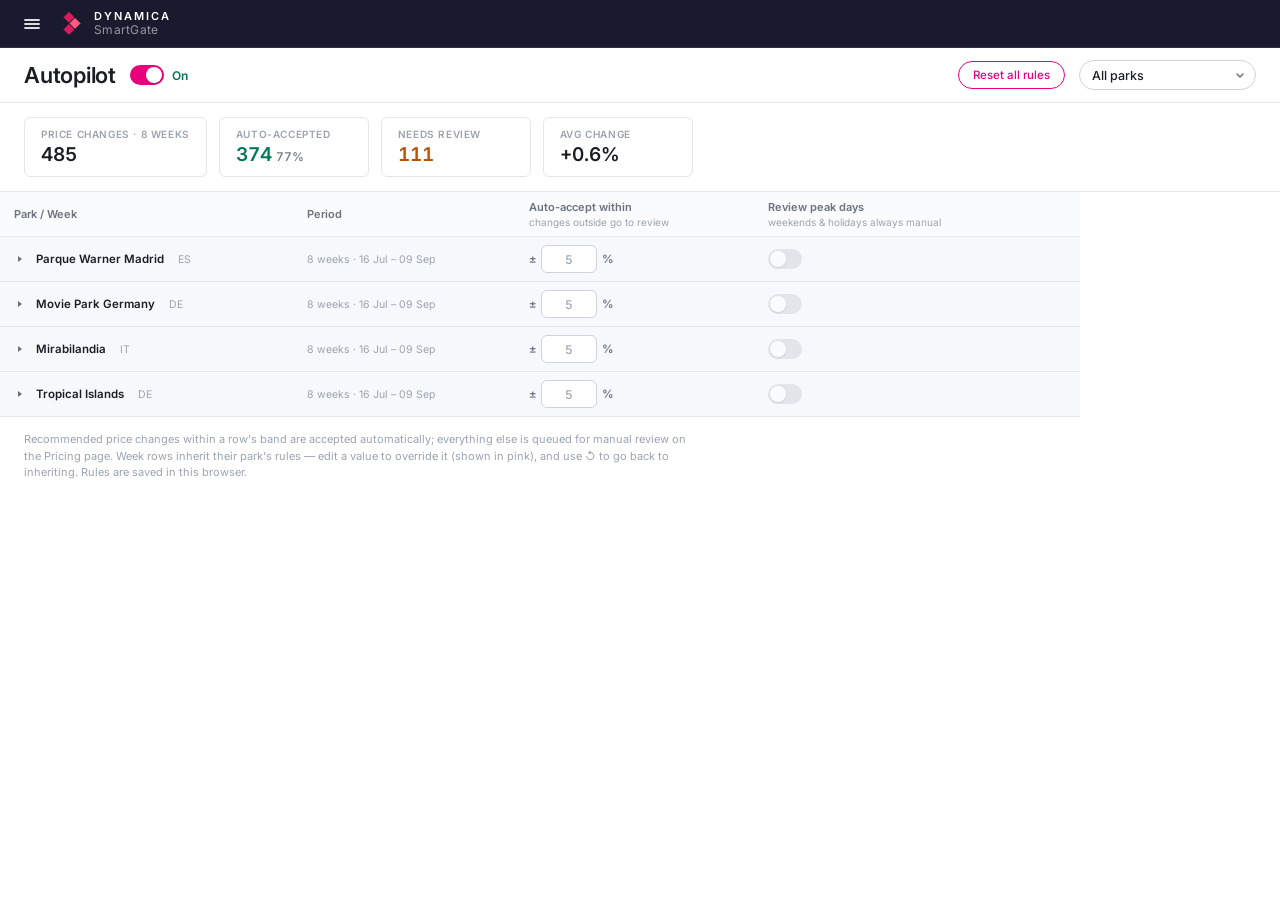
<file: autopilot.html>
<!DOCTYPE html>
<html lang="en">
<head>
  <meta charset="UTF-8" />
  <meta name="viewport" content="width=device-width, initial-scale=1.0" />
  <title>Autopilot — Dynamica SmartGate</title>
  <link rel="stylesheet" href="styles.css" />
  <style>
    /* Autopilot — scoped to .ap- */
    [hidden] { display: none !important; }

    .ap-page {
      flex: 1;
      display: flex;
      flex-direction: column;
      overflow: hidden;
      background: var(--body-bg);
    }
    .ap-header-row {
      flex-shrink: 0;
      padding: 12px 24px;
      display: flex;
      align-items: center;
      gap: 14px;
      flex-wrap: wrap;
      background: var(--surface);
      border-bottom: 1px solid var(--border);
    }
    .ap-heading {
      font-family: 'Inter', sans-serif;
      font-size: 22px;
      font-weight: 600;
      color: var(--text-primary);
      letter-spacing: -0.01em;
      margin: 0;
    }
    .ap-master {
      display: inline-flex;
      align-items: center;
      gap: 8px;
      font-family: 'Inter', sans-serif;
      font-size: 12px;
      font-weight: 600;
      color: var(--text-secondary);
    }
    .ap-master .state-label { min-width: 24px; }
    .ap-master .state-label.on { color: #047857; }
    .ap-spacer { flex: 1; }
    .ap-reset-btn {
      font-family: 'Inter', sans-serif;
      font-size: 11.5px;
      font-weight: 500;
      color: var(--accent);
      background: none;
      border: 1px solid var(--accent);
      border-radius: 999px;
      padding: 6px 14px;
      cursor: pointer;
      transition: background .12s;
    }
    .ap-reset-btn:hover { background: rgba(232,0,125,0.08); }
    .ap-park-filter {
      font-family: 'Inter', sans-serif;
      font-size: 12.5px;
      font-weight: 500;
      color: var(--text-primary);
      background: var(--surface);
      border: 1px solid var(--border-mid);
      border-radius: 20px;
      height: 30px;
      padding: 0 28px 0 12px;
      appearance: none;
      -webkit-appearance: none;
      cursor: pointer;
      background-image: url("data:image/svg+xml;utf8,<svg xmlns='http://www.w3.org/2000/svg' width='10' height='10' viewBox='0 0 10 10'><path d='M2 4l3 3 3-3' stroke='%236b7280' stroke-width='1.5' fill='none' stroke-linecap='round' stroke-linejoin='round'/></svg>");
      background-repeat: no-repeat;
      background-position: right 10px center;
    }
    .ap-park-filter:hover { border-color: var(--accent); }

    /* KPI strip */
    .ap-kpis {
      flex-shrink: 0;
      display: flex;
      gap: 12px;
      flex-wrap: wrap;
      padding: 14px 24px;
      background: var(--surface);
      border-bottom: 1px solid var(--border);
    }
    .ap-kpi {
      border: 1px solid var(--border);
      border-radius: var(--radius);
      padding: 10px 16px;
      min-width: 150px;
      font-family: 'Inter', sans-serif;
    }
    .ap-kpi .label {
      font-size: 10px;
      font-weight: 600;
      text-transform: uppercase;
      letter-spacing: 0.06em;
      color: var(--text-muted);
    }
    .ap-kpi .value {
      font-size: 19px;
      font-weight: 600;
      color: var(--text-primary);
      font-variant-numeric: tabular-nums;
      margin-top: 3px;
    }
    .ap-kpi .value .unit { font-size: 12px; font-weight: 500; color: var(--text-secondary); margin-left: 4px; }
    .ap-kpi.k-auto   .value { color: #047857; }
    .ap-kpi.k-review .value { color: #b45309; }

    /* Table */
    .ap-table-wrap {
      flex: 1;
      overflow: auto;
      background: var(--surface);
    }
    table.ap-table {
      border-collapse: separate;
      border-spacing: 0;
      width: 100%;
      min-width: 720px;
      max-width: 1080px;
      font-family: 'Inter', sans-serif;
      font-size: 11.5px;
      background: var(--surface);
    }
    table.ap-table thead th {
      position: sticky;
      top: 0;
      z-index: 5;
      padding: 8px 14px;
      font-weight: 600;
      font-size: 11px;
      color: var(--text-secondary);
      background: #fafbfc;
      border-bottom: 1px solid var(--border);
      text-align: left;
      white-space: nowrap;
    }
    table.ap-table thead th .sub {
      display: block;
      font-weight: 400;
      color: var(--text-muted);
      font-size: 10px;
      margin-top: 2px;
    }
    table.ap-table tbody td {
      padding: 8px 14px;
      border-bottom: 1px solid var(--border);
      color: var(--text-primary);
      vertical-align: middle;
      white-space: nowrap;
      background: var(--surface);
    }
    table.ap-table tbody tr:hover td { background-color: var(--row-hover); }
    table.ap-table tbody tr.row-park td { background: #f6f8fc; font-weight: 600; }
    table.ap-table tbody tr.row-park:hover td { background: #eef2f8; }
    table.ap-table tbody tr.row-park td.col-name { padding-left: 12px; }
    table.ap-table tbody tr.row-week td.col-name { padding-left: 32px; box-shadow: inset 2px 0 0 var(--border); }

    .accordion-name {
      display: inline-flex;
      align-items: center;
      gap: 8px;
      cursor: pointer;
      user-select: none;
    }
    .accordion-chev {
      display: inline-flex;
      align-items: center;
      justify-content: center;
      width: 16px;
      height: 16px;
      border-radius: 4px;
      color: var(--text-secondary);
      transition: transform .15s ease, background .12s, color .12s;
    }
    .accordion-name:hover .accordion-chev { background: rgba(232,0,125,0.08); color: var(--accent); }
    .accordion-name.expanded .accordion-chev { transform: rotate(90deg); color: var(--accent); }
    .lvl-park-name { font-weight: 600; color: var(--text-primary); }
    .lvl-week-name { font-weight: 500; color: var(--text-primary); }
    .park-country {
      font-weight: 400;
      font-size: 10.5px;
      color: var(--text-muted);
      margin-left: 6px;
      letter-spacing: 0.02em;
    }
    .row-meta {
      color: var(--text-muted);
      font-weight: 400;
      font-size: 10.5px;
    }

    /* Per-row rule controls */
    .ap-rule-cell {
      display: inline-flex;
      align-items: center;
      gap: 5px;
      font-variant-numeric: tabular-nums;
    }
    .ap-rule-cell .pm, .ap-rule-cell .unit {
      font-size: 11.5px;
      color: var(--text-secondary);
    }
    input.ap-thresh {
      width: 56px;
      height: 28px;
      padding: 0 8px;
      border: 1px solid var(--border-mid);
      border-radius: var(--radius);
      font-family: 'Inter', sans-serif;
      font-size: 12px;
      font-weight: 500;
      color: var(--text-primary);
      text-align: right;
      font-variant-numeric: tabular-nums;
      background: var(--surface);
      transition: border-color .12s;
    }
    input.ap-thresh:hover { border-color: var(--accent); }
    input.ap-thresh:focus { outline: 1.5px solid var(--accent); outline-offset: -1px; border-color: var(--accent); }
    /* Inherited values read muted; explicit overrides read accented */
    input.ap-thresh.inherited { color: var(--text-muted); }
    input.ap-thresh.custom { border-color: var(--accent); color: var(--accent); font-weight: 600; }
    .ap-inherit-reset {
      display: inline-flex;
      align-items: center;
      justify-content: center;
      width: 20px;
      height: 20px;
      border: none;
      background: transparent;
      border-radius: 50%;
      color: var(--text-muted);
      cursor: pointer;
      padding: 0;
      font-size: 12px;
      line-height: 1;
      transition: color .12s, background .12s;
    }
    .ap-inherit-reset:hover { color: var(--accent); background: rgba(232,0,125,0.08); }
    .ap-inherit-reset[hidden] { display: none; }

    .ap-note {
      padding: 14px 24px 24px;
      font-family: 'Inter', sans-serif;
      font-size: 11px;
      color: var(--text-muted);
      line-height: 1.5;
      max-width: 720px;
    }
  </style>
</head>
<body>
<div class="app">

  <!-- ── Top Nav ── -->
  <nav class="topnav">
    <button class="burger-btn" type="button" aria-label="Open menu" aria-expanded="false" aria-controls="appDrawer">
      <svg width="20" height="20" viewBox="0 0 20 20" fill="none" stroke="currentColor" stroke-width="1.8" stroke-linecap="round" aria-hidden="true">
        <line x1="3" y1="6"  x2="17" y2="6"/>
        <line x1="3" y1="10" x2="17" y2="10"/>
        <line x1="3" y1="14" x2="17" y2="14"/>
      </svg>
    </button>
    <a href="index.html" style="display:flex;align-items:center;gap:8px;margin-right:32px;text-decoration:none;flex-shrink:0;">
      <img src="engine_logo (2).png" style="height:28px;width:auto;display:block;" alt="Dynamica SmartGate">
      <div style="display:flex;flex-direction:column;line-height:1;gap:2px;">
        <span style="font-family:'Inter',sans-serif;font-size:11px;font-weight:600;letter-spacing:0.18em;color:#ffffff;text-transform:uppercase;">DYNAMICA</span>
        <span style="font-family:'Inter',sans-serif;font-size:12px;font-weight:400;letter-spacing:0.02em;color:rgba(255,255,255,0.55);">SmartGate</span>
      </div>
    </a>
  </nav>

  <main class="ap-page">

    <div class="ap-header-row">
      <h1 class="ap-heading">Autopilot</h1>
      <div class="ap-master">
        <label class="switch">
          <input type="checkbox" id="apEnabled" checked />
          <span class="switch-track"><span class="switch-thumb"></span></span>
        </label>
        <span class="state-label on" id="apEnabledLabel">On</span>
      </div>
      <div class="ap-spacer"></div>
      <button class="ap-reset-btn" type="button" id="apRulesReset">Reset all rules</button>
      <select class="ap-park-filter" id="apParkFilter" aria-label="Filter by park">
        <option value="">All parks</option>
      </select>
    </div>

    <div class="ap-kpis" id="apKpis"></div>

    <div class="ap-table-wrap">
      <table class="ap-table">
        <thead>
          <tr>
            <th>Park / Week</th>
            <th>Period</th>
            <th>Auto-accept within<span class="sub">changes outside go to review</span></th>
            <th>Review peak days<span class="sub">weekends &amp; holidays always manual</span></th>
            <th></th>
          </tr>
        </thead>
        <tbody id="apBody"></tbody>
      </table>
      <div class="ap-note">
        Recommended price changes within a row's band are accepted automatically; everything else is
        queued for manual review on the Pricing page. Week rows inherit their park's rules —
        edit a value to override it (shown in pink), and use ↺ to go back to inheriting.
        Rules are saved in this browser.
      </div>
    </div>

  </main>
</div>

<!-- ── Slide-out drawer ── -->
<div class="drawer-backdrop"></div>
<aside class="drawer" id="appDrawer" aria-label="Main menu">
  <div class="drawer-header">
    <img src="engine_logo (2).png" alt="Dynamica">
    <div class="drawer-brand">
      <span class="wordmark">DYNAMICA</span>
      <span class="sub">SmartGate</span>
    </div>
    <button class="drawer-close" type="button" aria-label="Close menu">
      <svg width="18" height="18" viewBox="0 0 18 18" fill="none" stroke="currentColor" stroke-width="1.8" stroke-linecap="round" aria-hidden="true">
        <line x1="4"  y1="4"  x2="14" y2="14"/>
        <line x1="14" y1="4"  x2="4"  y2="14"/>
      </svg>
    </button>
  </div>
  <nav>
    <ul class="drawer-menu">
      <li>
        <a href="index.html" class="drawer-item">
          <span class="drawer-icon">
            <svg width="18" height="18" viewBox="0 0 18 18" fill="none" stroke="currentColor" stroke-width="1.6" stroke-linecap="round" stroke-linejoin="round" aria-hidden="true">
              <rect x="2.5"  y="9"  width="3" height="6"  rx="0.8"/>
              <rect x="7.5"  y="5"  width="3" height="10" rx="0.8"/>
              <rect x="12.5" y="2"  width="3" height="13" rx="0.8"/>
            </svg>
          </span>
          Pricing
        </a>
      </li>
      <li>
        <a href="autopilot.html" class="drawer-item active">
          <span class="drawer-icon">
            <svg width="18" height="18" viewBox="0 0 18 18" fill="none" stroke="currentColor" stroke-width="1.6" stroke-linecap="round" stroke-linejoin="round" aria-hidden="true">
              <path d="M9 1.8 L10.6 6.2 L15.4 6.2 L11.5 9.1 L13 13.8 L9 11 L5 13.8 L6.5 9.1 L2.6 6.2 L7.4 6.2 Z"/>
            </svg>
          </span>
          Autopilot
        </a>
      </li>
      <li>
        <a href="settings.html" class="drawer-item">
          <span class="drawer-icon">
            <svg width="18" height="18" viewBox="0 0 18 18" fill="none" stroke="currentColor" stroke-width="1.5" stroke-linecap="round" stroke-linejoin="round" aria-hidden="true">
              <circle cx="9" cy="9" r="2.2"/>
              <path d="M9 1.6v1.7M9 14.7v1.7M16.4 9h-1.7M3.3 9H1.6M14.2 3.8l-1.2 1.2M5 13l-1.2 1.2M14.2 14.2L13 13M5 5L3.8 3.8"/>
            </svg>
          </span>
          Settings
        </a>
      </li>
      <li>
        <button class="drawer-item drawer-logout" type="button">
          <span class="drawer-icon">
            <svg width="18" height="18" viewBox="0 0 18 18" fill="none" stroke="currentColor" stroke-width="1.6" stroke-linecap="round" stroke-linejoin="round" aria-hidden="true">
              <path d="M11 13v1.2A1.3 1.3 0 0 1 9.7 15.5h-5.2A1.3 1.3 0 0 1 3.2 14.2V3.8A1.3 1.3 0 0 1 4.5 2.5h5.2A1.3 1.3 0 0 1 11 3.8V5"/>
              <path d="M7.5 9h8.4"/>
              <path d="M13.4 6.5L15.9 9 13.4 11.5"/>
            </svg>
          </span>
          Log out
        </button>
      </li>
    </ul>
  </nav>
</aside>
<div class="logout-overlay" aria-hidden="true">
  <div class="logout-spinner"></div>
</div>

<div class="app-toast" id="appToast" role="status" aria-live="polite"></div>

<script src="app.js"></script>
<script>
(function () {

  // ── Seeded RNG (same scheme as the Pricing page) ──
  function hashStr(s) {
    let h = 2166136261 >>> 0;
    for (let i = 0; i < s.length; i++) {
      h ^= s.charCodeAt(i);
      h = Math.imul(h, 16777619) >>> 0;
    }
    return h >>> 0;
  }
  function mulberry32(seed) {
    let a = seed >>> 0;
    return function () {
      a = (a + 0x6D2B79F5) >>> 0;
      let t = a;
      t = Math.imul(t ^ (t >>> 15), t | 1);
      t ^= t + Math.imul(t ^ (t >>> 7), t | 61);
      return ((t ^ (t >>> 14)) >>> 0) / 4294967296;
    };
  }
  function rngFor(key) { return mulberry32(hashStr(key)); }
  function pick(rng, lo, hi) { return lo + rng() * (hi - lo); }

  // ── Domain (mirrors the Pricing page: booking channels at the Adult rate) ──
  const PARKS = [
    { id: 'warner',       name: 'Parque Warner Madrid', country: 'ES' },
    { id: 'moviepark',    name: 'Movie Park Germany',   country: 'DE' },
    { id: 'mirabilandia', name: 'Mirabilandia',         country: 'IT' },
    { id: 'tropical',     name: 'Tropical Islands',     country: 'DE' },
  ];
  const CHANNELS = ['web', 'app', 'ota', 'gate'];

  // ── 8-week horizon from Thu 2026-07-16 (tomorrow in the demo data model) ──
  const MONTHS_SHORT = ['Jan','Feb','Mar','Apr','May','Jun','Jul','Aug','Sep','Oct','Nov','Dec'];
  function buildWeeks() {
    const weeks = [];
    const start = new Date(Date.UTC(2026, 6, 16));   // Thu 2026-07-16
    for (let w = 0; w < 8; w++) {
      const days = [];
      for (let i = 0; i < 7; i++) {
        const d = new Date(start);
        d.setUTCDate(start.getUTCDate() + w * 7 + i);
        const iso = d.toISOString().slice(0, 10);
        const dow = d.getUTCDay();
        days.push({
          iso,
          isWeekend: dow === 0 || dow === 6,
          // School-holiday week: Sat 2026-07-25 .. Fri 2026-07-31
          isHoliday: iso >= '2026-07-25' && iso <= '2026-07-31',
        });
      }
      const a = days[0], b = days[6];
      const label = d => String(new Date(d.iso).getUTCDate()).padStart(2, '0') + ' ' + MONTHS_SHORT[new Date(d.iso).getUTCMonth()];
      const sameMonth = a.iso.slice(5, 7) === b.iso.slice(5, 7);
      weeks.push({
        key: 'w' + w,
        num: w + 1,
        label: sameMonth ? label(a).slice(0, 2) + '–' + label(b) : label(a) + ' – ' + label(b),
        days,
      });
    }
    return weeks;
  }
  const WEEKS = buildWeeks();

  // ── Per park × day: one recommended change per channel ──
  // Same shape of logic as the Pricing page: weekend/holiday lift demand and
  // the demand level (internal here) drives the direction/size of the move;
  // standard days mostly hold. ~4% of changes are wild outliers.
  function dayChanges(park, day) {
    const r = rngFor('ap|' + park.id + '|' + day.iso);
    let ds = day.isWeekend ? 65 : 38;
    if (day.isHoliday) ds += 18;
    ds += pick(r, -14, 14);
    ds = Math.max(8, Math.min(99, Math.round(ds)));
    const ppt = Math.round((ds - 42) * 0.55);
    const dl = ppt >= 20 ? 5 : ppt >= 10 ? 4 : ppt >= -5 ? 3 : ppt >= -10 ? 2 : 1;

    return CHANNELS.map(ch => {
      const cr = rngFor('apch|' + park.id + '|' + ch + '|' + day.iso);
      let pct = 0;
      if      (dl === 5) pct = pick(cr, 4, 9);
      else if (dl === 4) pct = pick(cr, 2, 5);
      else if (dl === 2) pct = pick(cr, -6, -3);
      else if (dl === 1) pct = pick(cr, -12, -7);
      else if (cr() < 0.15) pct = pick(cr, -2, 2);   // standard days mostly hold
      if (cr() < 0.04) pct = (cr() > 0.5 ? 1 : -1) * pick(cr, 11, 16);   // wild outlier
      return Math.round(pct * 10) / 10;
    });
  }

  // ── Rules (persisted) ──
  // Every row carries its own rules. Week rows inherit from their park, park
  // rows inherit from the built-in defaults, unless explicitly overridden in
  // `overrides` (keyed by parkId or `parkId|weekKey`).
  const RULES_KEY = 'dynamica.autopilot';
  const DEFAULTS = { maxAuto: 5, reviewPeak: false };
  function loadRules() {
    const out = { enabled: true, overrides: {} };
    try {
      const raw = localStorage.getItem(RULES_KEY);
      if (!raw) return out;
      const parsed = JSON.parse(raw);
      if ('enabled' in parsed) out.enabled = !!parsed.enabled;
      if (parsed.overrides && typeof parsed.overrides === 'object') out.overrides = parsed.overrides;
      return out;
    } catch (e) { return out; }
  }
  function saveRules() { localStorage.setItem(RULES_KEY, JSON.stringify(rules)); }
  let rules = loadRules();

  function ovr(scope) { return rules.overrides[scope] || {}; }
  // Effective rule values + where they come from ('own' | 'inherited').
  function effectiveRules(parkId, weekKey) {
    const p = ovr(parkId);
    const w = weekKey != null ? ovr(parkId + '|' + weekKey) : {};
    return {
      maxAuto:        w.maxAuto    != null ? w.maxAuto    : (p.maxAuto    != null ? p.maxAuto    : DEFAULTS.maxAuto),
      maxAutoOwn:     weekKey != null ? w.maxAuto    != null : p.maxAuto    != null,
      reviewPeak:     w.reviewPeak != null ? w.reviewPeak : (p.reviewPeak != null ? p.reviewPeak : DEFAULTS.reviewPeak),
      reviewPeakOwn:  weekKey != null ? w.reviewPeak != null : p.reviewPeak != null,
    };
  }

  // ── Classification: within the row's band → auto, otherwise review ──
  function weekStats(park, week) {
    const eff = effectiveRules(park.id, week.key);
    let changes = 0, auto = 0, review = 0, pctSum = 0;
    week.days.forEach(day => {
      dayChanges(park, day).forEach(pct => {
        if (pct === 0) return;
        changes++;
        pctSum += pct;
        if (!rules.enabled) { review++; return; }
        if (eff.reviewPeak && (day.isWeekend || day.isHoliday)) { review++; return; }
        if (Math.abs(pct) <= eff.maxAuto) auto++; else review++;
      });
    });
    return { changes, auto, review, avg: changes ? pctSum / changes : 0 };
  }
  function sumStats(list) {
    let changes = 0, auto = 0, review = 0, wSum = 0;
    list.forEach(s => { changes += s.changes; auto += s.auto; review += s.review; wSum += s.avg * s.changes; });
    return { changes, auto, review, avg: changes ? wSum / changes : 0 };
  }

  function fmtPct(n) {
    const r = Math.round(n * 10) / 10;
    return (r > 0 ? '+' : '') + r.toFixed(1) + '%';
  }

  // ── Per-row rule controls ──
  function threshCell(scope, value, own) {
    return (
      '<span class="ap-rule-cell">' +
        '<span class="pm">±</span>' +
        '<input type="number" class="ap-thresh ' + (own ? 'custom' : 'inherited') +
          '" data-scope="' + scope + '" data-rule="maxAuto" min="0" max="20" step="0.5" value="' + value + '">' +
        '<span class="unit">%</span>' +
      '</span>'
    );
  }
  function peakCell(scope, checked, own) {
    return (
      '<label class="switch" title="' + (own ? 'Set on this row' : 'Inherited') + '" style="' + (own ? '' : 'opacity:0.55;') + '">' +
        '<input type="checkbox" class="ap-peak" data-scope="' + scope + '" data-rule="reviewPeak"' + (checked ? ' checked' : '') + '>' +
        '<span class="switch-track"><span class="switch-thumb"></span></span>' +
      '</label>'
    );
  }
  function resetCell(scope) {
    const hasOwn = Object.keys(ovr(scope)).length > 0;
    return '<button class="ap-inherit-reset" data-scope="' + scope + '" title="Reset to inherited rules"' +
      (hasOwn ? '' : ' hidden') + ' aria-label="Reset row rules">↺</button>';
  }

  // ── Accordion state ──
  const expanded = { parks: new Set() };
  let parkFilter = '';

  const chevronSvg = '<svg width="10" height="10" viewBox="0 0 10 10" fill="currentColor" aria-hidden="true"><polygon points="3,2 7,5 3,8"/></svg>';

  // ── Render ──
  function render() {
    const body = document.getElementById('apBody');
    const out = [];
    const parks = PARKS.filter(p => !parkFilter || p.id === parkFilter);
    const allStats = [];

    parks.forEach(park => {
      const perWeek = WEEKS.map(week => weekStats(park, week));
      allStats.push(sumStats(perWeek));
      const parkOpen = expanded.parks.has(park.id);
      const parkEff = effectiveRules(park.id, null);

      out.push(
        '<tr class="row-park" data-park="' + park.id + '">' +
          '<td class="col-name">' +
            '<span class="accordion-name ' + (parkOpen ? 'expanded' : '') + '" role="button" tabindex="0" data-toggle="park" aria-expanded="' + parkOpen + '">' +
              '<span class="accordion-chev">' + chevronSvg + '</span>' +
              '<span class="lvl-park-name">' + park.name + '</span>' +
              '<span class="park-country">' + park.country + '</span>' +
            '</span>' +
          '</td>' +
          '<td><span class="row-meta">8 weeks · ' + WEEKS[0].label.slice(0, 2) + ' Jul – ' + WEEKS[7].label.split('–').pop().trim() + '</span></td>' +
          '<td>' + threshCell(park.id, parkEff.maxAuto, parkEff.maxAutoOwn) + '</td>' +
          '<td>' + peakCell(park.id, parkEff.reviewPeak, parkEff.reviewPeakOwn) + '</td>' +
          '<td>' + resetCell(park.id) + '</td>' +
        '</tr>'
      );
      if (!parkOpen) return;

      WEEKS.forEach(week => {
        const scope = park.id + '|' + week.key;
        const eff = effectiveRules(park.id, week.key);
        out.push(
          '<tr class="row-week" data-park="' + park.id + '" data-week="' + week.key + '">' +
            '<td class="col-name"><span class="lvl-week-name">Week ' + week.num + '</span></td>' +
            '<td><span class="row-meta">' + week.label + '</span></td>' +
            '<td>' + threshCell(scope, eff.maxAuto, eff.maxAutoOwn) + '</td>' +
            '<td>' + peakCell(scope, eff.reviewPeak, eff.reviewPeakOwn) + '</td>' +
            '<td>' + resetCell(scope) + '</td>' +
          '</tr>'
        );
      });
    });

    body.innerHTML = out.length ? out.join('')
      : '<tr><td colspan="5" style="text-align:center;font-style:italic;color:var(--text-muted);padding:32px;">No matching parks.</td></tr>';
    renderKpis(sumStats(allStats));
  }

  function renderKpis(total) {
    const autoRate = total.changes ? Math.round((total.auto / total.changes) * 100) : 0;
    document.getElementById('apKpis').innerHTML =
      '<div class="ap-kpi"><div class="label">Price changes · 8 weeks</div><div class="value">' + total.changes.toLocaleString('en-GB') + '</div></div>' +
      '<div class="ap-kpi k-auto"><div class="label">Auto-accepted</div><div class="value">' + total.auto.toLocaleString('en-GB') +
        '<span class="unit">' + (rules.enabled ? autoRate + '%' : '—') + '</span></div></div>' +
      '<div class="ap-kpi k-review"><div class="label">Needs review</div><div class="value">' + total.review.toLocaleString('en-GB') + '</div></div>' +
      '<div class="ap-kpi"><div class="label">Avg change</div><div class="value">' + fmtPct(total.avg) + '</div></div>';
  }

  // ── Events: accordion + per-row rule edits ──
  const bodyEl = document.getElementById('apBody');

  bodyEl.addEventListener('click', e => {
    const reset = e.target.closest('.ap-inherit-reset');
    if (reset) {
      delete rules.overrides[reset.dataset.scope];
      saveRules();
      render();
      return;
    }
    const toggle = e.target.closest('[data-toggle="park"]');
    if (!toggle) return;
    const k = toggle.closest('tr').dataset.park;
    if (expanded.parks.has(k)) expanded.parks.delete(k);
    else expanded.parks.add(k);
    render();
  });
  bodyEl.addEventListener('keydown', e => {
    if (e.key !== 'Enter' && e.key !== ' ') return;
    const toggle = e.target.closest('[data-toggle]');
    if (!toggle) return;
    e.preventDefault();
    toggle.click();
  });
  bodyEl.addEventListener('change', e => {
    const el = e.target;
    const scope = el.dataset.scope;
    if (!scope || !el.dataset.rule) return;
    const o = rules.overrides[scope] || (rules.overrides[scope] = {});
    if (el.dataset.rule === 'maxAuto') {
      const n = parseFloat(el.value);
      if (isNaN(n)) delete o.maxAuto;
      else o.maxAuto = Math.max(0, Math.min(20, n));
    } else if (el.dataset.rule === 'reviewPeak') {
      o.reviewPeak = el.checked;
    }
    if (!Object.keys(o).length) delete rules.overrides[scope];
    saveRules();
    render();
  });
  // Commit threshold edits on Enter too
  bodyEl.addEventListener('keydown', e => {
    if (e.key === 'Enter' && e.target.classList.contains('ap-thresh')) e.target.blur();
  });

  // ── Header controls ──
  const elEnabled = document.getElementById('apEnabled');
  const elEnabledLabel = document.getElementById('apEnabledLabel');
  function syncMaster() {
    elEnabled.checked = rules.enabled;
    elEnabledLabel.textContent = rules.enabled ? 'On' : 'Off';
    elEnabledLabel.classList.toggle('on', rules.enabled);
  }
  elEnabled.addEventListener('change', () => {
    rules.enabled = elEnabled.checked;
    saveRules();
    syncMaster();
    render();
  });
  document.getElementById('apRulesReset').addEventListener('click', () => {
    rules = { enabled: true, overrides: {} };
    saveRules();
    syncMaster();
    render();
  });

  const parkSel = document.getElementById('apParkFilter');
  PARKS.forEach(p => {
    const opt = document.createElement('option');
    opt.value = p.id;
    opt.textContent = p.name;
    parkSel.appendChild(opt);
  });
  parkSel.addEventListener('change', () => {
    parkFilter = parkSel.value;
    if (parkFilter) expanded.parks.add(parkFilter);
    render();
  });

  syncMaster();
  render();
})();
</script>

</body>
</html>
</file>
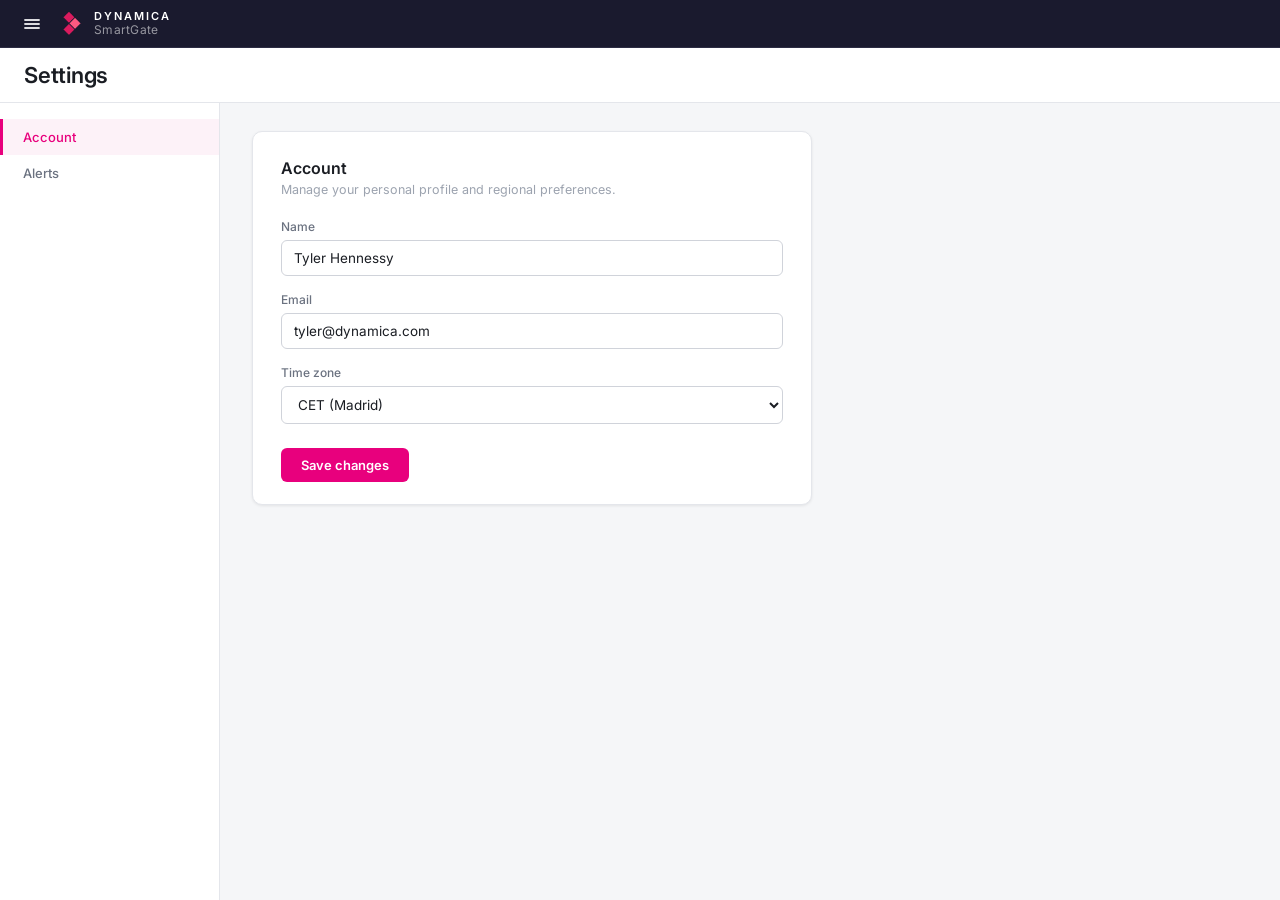
<file: settings.html>
<!DOCTYPE html>
<html lang="en">
<head>
  <meta charset="UTF-8" />
  <meta name="viewport" content="width=device-width, initial-scale=1.0" />
  <title>Settings — Dynamica SmartGate</title>
  <link rel="stylesheet" href="styles.css" />
</head>
<body>
<div class="app">

  <!-- ── Top Nav ── -->
  <nav class="topnav">
    <button class="burger-btn" type="button" aria-label="Open menu" aria-expanded="false" aria-controls="appDrawer">
      <svg width="20" height="20" viewBox="0 0 20 20" fill="none" stroke="currentColor" stroke-width="1.8" stroke-linecap="round" aria-hidden="true">
        <line x1="3" y1="6"  x2="17" y2="6"/>
        <line x1="3" y1="10" x2="17" y2="10"/>
        <line x1="3" y1="14" x2="17" y2="14"/>
      </svg>
    </button>
    <a href="index.html" style="display:flex;align-items:center;gap:8px;margin-right:32px;text-decoration:none;flex-shrink:0;">
      <img src="engine_logo (2).png" style="height:28px;width:auto;display:block;" alt="Dynamica SmartGate">
      <div style="display:flex;flex-direction:column;line-height:1;gap:2px;">
        <span style="font-family:'Inter',sans-serif;font-size:11px;font-weight:600;letter-spacing:0.18em;color:#ffffff;text-transform:uppercase;">DYNAMICA</span>
        <span style="font-family:'Inter',sans-serif;font-size:12px;font-weight:400;letter-spacing:0.02em;color:rgba(255,255,255,0.55);">SmartGate</span>
      </div>
    </a>
  </nav>

  <main class="settings-page">
    <div class="settings-header">
      <h1 class="settings-title">Settings</h1>
    </div>
    <div class="settings-body">
      <aside class="settings-sidebar" id="settingsSidebar">
        <button class="settings-sidebar-item active" type="button" data-section="account">Account</button>
        <button class="settings-sidebar-item"        type="button" data-section="alerts">Alerts</button>
      </aside>

      <section class="settings-content" id="settingsContent">
        <div class="settings-card" data-section-pane="account">
          <div class="settings-section-title">Account</div>
          <div class="settings-section-sub">Manage your personal profile and regional preferences.</div>

          <div class="settings-field">
            <label for="setName">Name</label>
            <input id="setName" class="settings-input" type="text" value="Tyler Hennessy" />
          </div>
          <div class="settings-field">
            <label for="setEmail">Email</label>
            <input id="setEmail" class="settings-input" type="email" value="tyler@dynamica.com" />
          </div>
          <div class="settings-field">
            <label for="setTz">Time zone</label>
            <select id="setTz" class="settings-select">
              <option>CET (Madrid)</option>
              <option>CET (Berlin)</option>
              <option>CET (Rome)</option>
              <option>GMT (London)</option>
              <option>EST (New York)</option>
            </select>
          </div>

          <button class="settings-save-btn" type="button" data-save="account">Save changes</button>
        </div>

        <div class="settings-card" data-section-pane="alerts" hidden>
          <div class="settings-section-title">Alerts</div>
          <div class="settings-section-sub">Configure inline alerts shown on rows in the Pricing table.</div>
          <div class="alert-config-list" id="alertConfigList"></div>
          <button class="settings-save-btn" type="button" data-save="alerts">Save changes</button>
        </div>
      </section>
    </div>
  </main>
</div>

<!-- ── Slide-out drawer ── -->
<div class="drawer-backdrop"></div>
<aside class="drawer" id="appDrawer" aria-label="Main menu">
  <div class="drawer-header">
    <img src="engine_logo (2).png" alt="Dynamica">
    <div class="drawer-brand">
      <span class="wordmark">DYNAMICA</span>
      <span class="sub">SmartGate</span>
    </div>
    <button class="drawer-close" type="button" aria-label="Close menu">
      <svg width="18" height="18" viewBox="0 0 18 18" fill="none" stroke="currentColor" stroke-width="1.8" stroke-linecap="round" aria-hidden="true">
        <line x1="4"  y1="4"  x2="14" y2="14"/>
        <line x1="14" y1="4"  x2="4"  y2="14"/>
      </svg>
    </button>
  </div>
  <nav>
    <ul class="drawer-menu">
      <li>
        <a href="index.html" class="drawer-item">
          <span class="drawer-icon">
            <svg width="18" height="18" viewBox="0 0 18 18" fill="none" stroke="currentColor" stroke-width="1.6" stroke-linecap="round" stroke-linejoin="round" aria-hidden="true">
              <rect x="2.5"  y="9"  width="3" height="6"  rx="0.8"/>
              <rect x="7.5"  y="5"  width="3" height="10" rx="0.8"/>
              <rect x="12.5" y="2"  width="3" height="13" rx="0.8"/>
            </svg>
          </span>
          Pricing
        </a>
      </li>
      <li>
        <a href="autopilot.html" class="drawer-item">
          <span class="drawer-icon">
            <svg width="18" height="18" viewBox="0 0 18 18" fill="none" stroke="currentColor" stroke-width="1.6" stroke-linecap="round" stroke-linejoin="round" aria-hidden="true">
              <path d="M9 1.8 L10.6 6.2 L15.4 6.2 L11.5 9.1 L13 13.8 L9 11 L5 13.8 L6.5 9.1 L2.6 6.2 L7.4 6.2 Z"/>
            </svg>
          </span>
          Autopilot
        </a>
      </li>
      <li>
        <a href="settings.html" class="drawer-item active">
          <span class="drawer-icon">
            <svg width="18" height="18" viewBox="0 0 18 18" fill="none" stroke="currentColor" stroke-width="1.5" stroke-linecap="round" stroke-linejoin="round" aria-hidden="true">
              <circle cx="9" cy="9" r="2.2"/>
              <path d="M9 1.6v1.7M9 14.7v1.7M16.4 9h-1.7M3.3 9H1.6M14.2 3.8l-1.2 1.2M5 13l-1.2 1.2M14.2 14.2L13 13M5 5L3.8 3.8"/>
            </svg>
          </span>
          Settings
        </a>
      </li>
      <li>
        <button class="drawer-item drawer-logout" type="button">
          <span class="drawer-icon">
            <svg width="18" height="18" viewBox="0 0 18 18" fill="none" stroke="currentColor" stroke-width="1.6" stroke-linecap="round" stroke-linejoin="round" aria-hidden="true">
              <path d="M11 13v1.2A1.3 1.3 0 0 1 9.7 15.5h-5.2A1.3 1.3 0 0 1 3.2 14.2V3.8A1.3 1.3 0 0 1 4.5 2.5h5.2A1.3 1.3 0 0 1 11 3.8V5"/>
              <path d="M7.5 9h8.4"/>
              <path d="M13.4 6.5L15.9 9 13.4 11.5"/>
            </svg>
          </span>
          Log out
        </button>
      </li>
    </ul>
  </nav>
</aside>
<div class="logout-overlay" aria-hidden="true">
  <div class="logout-spinner"></div>
</div>

<div class="app-toast" id="appToast" role="status" aria-live="polite"></div>

<script src="app.js"></script>
<script>
  (function () {
    const content = document.getElementById('settingsContent');
    const sidebar = document.getElementById('settingsSidebar');
    const toast   = document.getElementById('appToast');
    function showToast(msg) {
      toast.textContent = msg;
      toast.classList.add('show');
      clearTimeout(showToast._t);
      showToast._t = setTimeout(() => toast.classList.remove('show'), 2200);
    }
    function clamp(n, lo, hi) { return Math.max(lo, Math.min(hi, n)); }

    // ── Alerts config (matches dynamica.alerts in index.html) ──
    const ALERTS_KEY = 'dynamica.alerts';
    const ALERT_TYPES = [
      { id: 'lowPace',    label: 'Low pace',         desc: 'ROS vs benchmark falls below threshold',          color: '#ea580c', defaultThreshold: -15, thresholdMin: -50, thresholdMax: 50, hasThreshold: true,  unit: '%' },
      { id: 'highDemand', label: 'High demand',      desc: 'Demand score exceeds threshold',                   color: '#2563eb', defaultThreshold:  80, thresholdMin:   0, thresholdMax: 100, hasThreshold: true, unit: '' },
      { id: 'lowDemand',  label: 'Low demand',       desc: 'Demand score falls below threshold',               color: '#94a3b8', defaultThreshold:  25, thresholdMin:   0, thresholdMax: 100, hasThreshold: true, unit: '' },
      { id: 'weather',    label: 'Weather warning',  desc: 'Adverse weather on a day with demand at or above', color: '#dc2626', defaultThreshold:  70, thresholdMin:   0, thresholdMax: 100, hasThreshold: true, unit: '' },
      { id: 'capacity',   label: 'Capacity risk',    desc: 'Forecast units exceed % of park capacity',         color: '#16a34a', defaultThreshold:  95, thresholdMin:  50, thresholdMax: 100, hasThreshold: true, unit: '%' },
      { id: 'priceInv',   label: 'Price inversion',  desc: 'OTA or Gate undercutting the direct Website price', color: '#a855f7', hasThreshold: false },
      { id: 'outOfLine',  label: 'Out-of-line move', desc: 'Leaf price change exceeds 3× sibling median',      color: '#f59e0b', hasThreshold: false },
    ];
    function alertsDefault() {
      const out = {};
      ALERT_TYPES.forEach(t => {
        out[t.id] = { enabled: true };
        if (t.hasThreshold) out[t.id].threshold = t.defaultThreshold;
      });
      return out;
    }
    function loadAlerts() {
      try {
        const raw = localStorage.getItem(ALERTS_KEY);
        const def = alertsDefault();
        if (!raw) return def;
        const parsed = JSON.parse(raw);
        Object.keys(def).forEach(k => {
          if (parsed[k]) {
            if ('enabled' in parsed[k]) def[k].enabled = !!parsed[k].enabled;
            if ('threshold' in parsed[k] && 'threshold' in def[k]) def[k].threshold = parsed[k].threshold;
          }
        });
        return def;
      } catch (e) { return alertsDefault(); }
    }
    function saveAlerts(cfg) { localStorage.setItem(ALERTS_KEY, JSON.stringify(cfg)); }

    function populateAlerts() {
      const cfg = loadAlerts();
      const list = document.getElementById('alertConfigList');
      list.innerHTML = ALERT_TYPES.map(t => {
        const c = cfg[t.id];
        const thresholdInput = t.hasThreshold
          ? '<div class="settings-input-suffix alert-thresh-input">' +
              '<input type="number" min="' + t.thresholdMin + '" max="' + t.thresholdMax + '" step="1" value="' + c.threshold + '" data-role="threshold" class="settings-input" />' +
              (t.unit ? '<span class="settings-input-suffix-text">' + t.unit + '</span>' : '') +
            '</div>'
          : '<div class="alert-thresh-input" style="visibility:hidden"></div>';
        return (
          '<div class="alert-config-row" data-alert-id="' + t.id + '">' +
            '<span class="alert-swatch" style="background:' + t.color + '"></span>' +
            '<label class="switch alert-switch">' +
              '<input type="checkbox" data-role="enabled"' + (c.enabled ? ' checked' : '') + ' />' +
              '<span class="switch-track"><span class="switch-thumb"></span></span>' +
            '</label>' +
            '<div class="alert-config-text">' +
              '<div class="alert-config-label">' + t.label + '</div>' +
              '<div class="alert-config-desc">' + t.desc + '</div>' +
            '</div>' +
            thresholdInput +
          '</div>'
        );
      }).join('');
    }
    function readAlertsForm() {
      const out = {};
      ALERT_TYPES.forEach(t => {
        const row  = document.querySelector('[data-alert-id="' + t.id + '"]');
        if (!row) return;
        const enEl = row.querySelector('[data-role="enabled"]');
        out[t.id] = { enabled: !!enEl.checked };
        if (t.hasThreshold) {
          const thEl = row.querySelector('[data-role="threshold"]');
          const th   = parseFloat(thEl.value);
          out[t.id].threshold = clamp(isNaN(th) ? t.defaultThreshold : th, t.thresholdMin, t.thresholdMax);
        }
      });
      return out;
    }

    function showPane(key) {
      content.querySelectorAll('[data-section-pane]').forEach(p => {
        p.hidden = (p.dataset.sectionPane !== key);
      });
      if (key === 'alerts') populateAlerts();
    }
    sidebar.addEventListener('click', e => {
      const btn = e.target.closest('.settings-sidebar-item');
      if (!btn || btn.classList.contains('active')) return;
      sidebar.querySelectorAll('.settings-sidebar-item').forEach(b => b.classList.remove('active'));
      btn.classList.add('active');
      showPane(btn.dataset.section);
    });

    content.addEventListener('click', e => {
      const btn = e.target.closest('[data-save]');
      if (!btn) return;
      const which = btn.dataset.save;
      if (which === 'account') { showToast('Settings saved'); return; }
      if (which === 'alerts')  { saveAlerts(readAlertsForm()); showToast('Alert settings saved'); return; }
    });

    // Initial pane from URL hash if valid
    const initial = (location.hash || '').replace('#', '');
    const validInitial = ['account', 'alerts'].includes(initial) ? initial : 'account';
    if (validInitial !== 'account') {
      sidebar.querySelectorAll('.settings-sidebar-item').forEach(b => b.classList.toggle('active', b.dataset.section === validInitial));
    }
    showPane(validInitial);
  })();
</script>

</body>
</html>
</file>
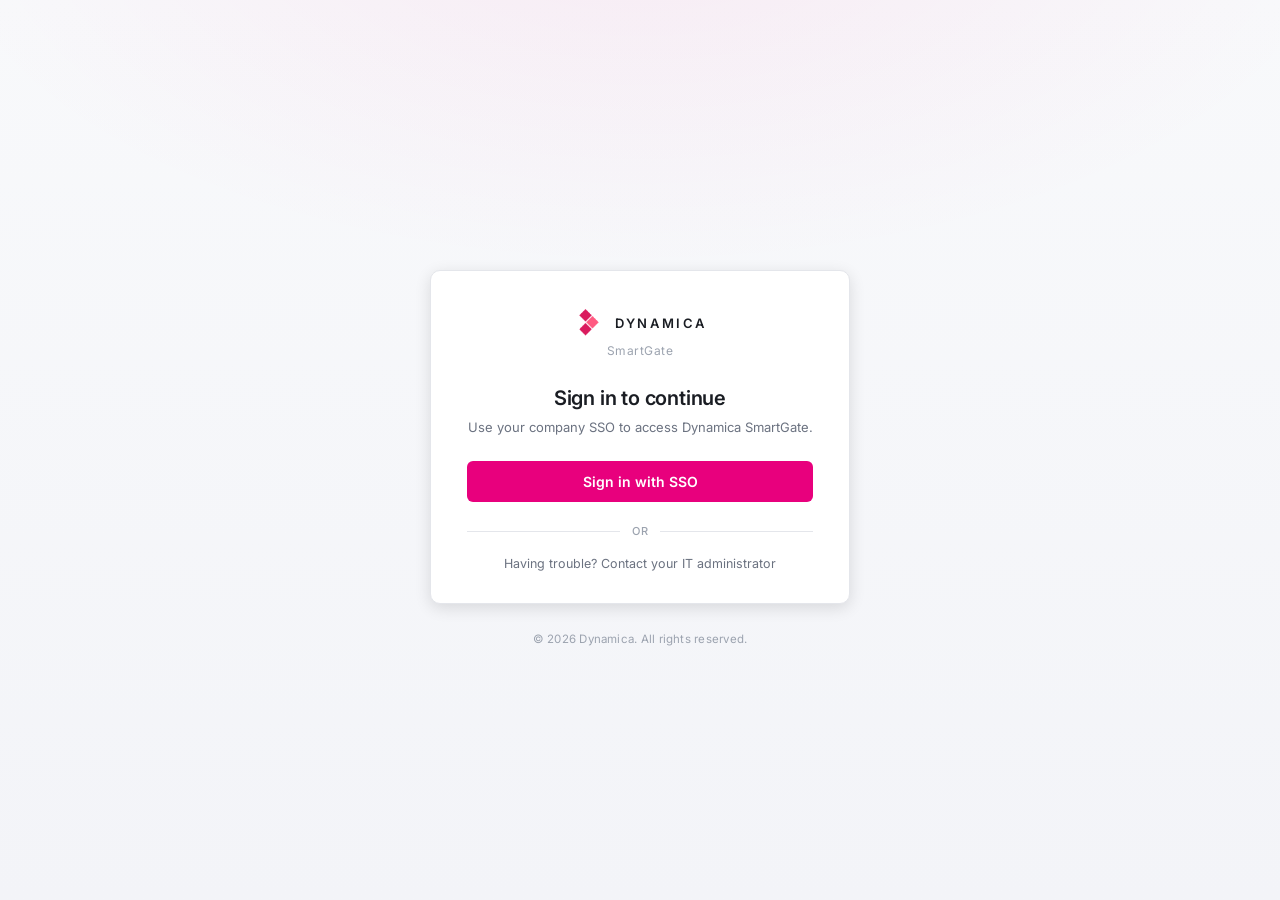
<file: sso.html>
<!DOCTYPE html>
<html lang="en">
<head>
  <meta charset="UTF-8" />
  <meta name="viewport" content="width=device-width, initial-scale=1.0" />
  <title>Sign in — Dynamica SmartGate</title>
  <link rel="stylesheet" href="styles.css" />
  <style>
    html, body { height: 100%; overflow: auto; }
    body {
      background:
        radial-gradient(1200px 600px at 50% -10%, rgba(232,0,125,0.06), transparent 60%),
        linear-gradient(180deg, #f8f9fb 0%, #f3f4f8 100%);
      min-height: 100%;
      display: flex;
      flex-direction: column;
      align-items: center;
      justify-content: center;
      padding: 32px 16px 16px;
    }
    .sso-card {
      width: 100%;
      max-width: 420px;
      background: var(--surface);
      border: 1px solid var(--border);
      border-radius: var(--radius-lg);
      box-shadow: var(--shadow-md);
      padding: 36px 36px 32px;
      display: flex;
      flex-direction: column;
      align-items: stretch;
      text-align: center;
    }
    .sso-brand {
      display: flex;
      align-items: center;
      justify-content: center;
      gap: 10px;
      margin-bottom: 4px;
    }
    .sso-brand img { height: 32px; width: auto; display: block; }
    .sso-brand .wordmark {
      font-family: 'Inter', sans-serif;
      font-size: 13px;
      font-weight: 600;
      letter-spacing: 0.2em;
      color: var(--text-primary);
      text-transform: uppercase;
    }
    .sso-sub {
      font-family: 'Inter', sans-serif;
      font-size: 12px;
      font-weight: 400;
      letter-spacing: 0.04em;
      color: var(--text-muted);
      margin-bottom: 28px;
    }
    .sso-headline {
      font-family: 'Inter', sans-serif;
      font-size: 20px;
      font-weight: 600;
      color: var(--text-primary);
      letter-spacing: -0.01em;
      margin-bottom: 8px;
    }
    .sso-subtext {
      font-family: 'Inter', sans-serif;
      font-size: 13px;
      color: var(--text-secondary);
      line-height: 1.5;
      margin-bottom: 24px;
    }
    .sso-btn {
      width: 100%;
      background: var(--accent);
      color: #fff;
      font-family: 'Inter', sans-serif;
      font-size: 14px;
      font-weight: 600;
      padding: 12px 20px;
      border: none;
      border-radius: var(--radius);
      cursor: pointer;
      display: inline-flex;
      align-items: center;
      justify-content: center;
      gap: 10px;
      transition: background .12s, opacity .12s;
    }
    .sso-btn:hover { background: var(--accent-dim); }
    .sso-btn:disabled { cursor: default; opacity: 0.85; }
    .sso-btn-spinner {
      width: 14px;
      height: 14px;
      border: 2px solid rgba(255,255,255,0.4);
      border-top-color: #fff;
      border-radius: 50%;
      animation: ssoSpin .7s linear infinite;
      display: none;
    }
    .sso-btn.loading .sso-btn-spinner { display: inline-block; }
    @keyframes ssoSpin { to { transform: rotate(360deg); } }

    .sso-divider {
      display: flex;
      align-items: center;
      gap: 12px;
      margin: 22px 0 18px;
      color: var(--text-muted);
      font-family: 'Inter', sans-serif;
      font-size: 11px;
      font-weight: 500;
      letter-spacing: 0.08em;
      text-transform: uppercase;
    }
    .sso-divider::before,
    .sso-divider::after {
      content: '';
      flex: 1;
      height: 1px;
      background: var(--border);
    }
    .sso-help {
      font-family: 'Inter', sans-serif;
      font-size: 12.5px;
      color: var(--text-secondary);
      text-decoration: none;
    }
    .sso-help:hover { color: var(--accent); text-decoration: underline; }

    .sso-footer {
      margin-top: 28px;
      font-family: 'Inter', sans-serif;
      font-size: 11.5px;
      color: var(--text-muted);
      letter-spacing: 0.02em;
    }
  </style>
</head>
<body>

  <div class="sso-card">
    <div class="sso-brand">
      <img src="engine_logo (2).png" alt="Dynamica">
      <span class="wordmark">DYNAMICA</span>
    </div>
    <div class="sso-sub">SmartGate</div>

    <div class="sso-headline">Sign in to continue</div>
    <div class="sso-subtext">Use your company SSO to access Dynamica SmartGate.</div>

    <button class="sso-btn" id="ssoBtn" type="button">
      <span class="sso-btn-spinner" aria-hidden="true"></span>
      <span class="sso-btn-label">Sign in with SSO</span>
    </button>

    <div class="sso-divider" aria-hidden="true">or</div>

    <a class="sso-help" href="#" onclick="event.preventDefault();">Having trouble? Contact your IT administrator</a>
  </div>

  <div class="sso-footer">© 2026 Dynamica. All rights reserved.</div>

<script>
  document.getElementById('ssoBtn').addEventListener('click', function () {
    if (this.classList.contains('loading')) return;
    this.classList.add('loading');
    this.disabled = true;
    this.querySelector('.sso-btn-label').textContent = 'Signing in…';
    setTimeout(() => { window.location.href = 'index.html'; }, 800);
  });
</script>
</body>
</html>
</file>
<file: styles.css>
@import url('https://fonts.googleapis.com/css2?family=Inter:wght@400;500;600;700&family=JetBrains+Mono:wght@400;500&display=swap');

/* ── Reset & Base ─────────────────────────────────────────── */
*, *::before, *::after { box-sizing: border-box; margin: 0; padding: 0; }

:root {
  --nav-bg:       #1a1a2e;
  --nav-border:   #2d2d44;
  --accent:       #e8007d;
  --accent-dim:   #c2185b;
  --accent-text:  #e8007d;
  --warn:         #f5a623;
  --danger:       #e05252;
  --body-bg:      #f5f6f8;
  --surface:      #ffffff;
  --border:       #e4e6eb;
  --border-mid:   #d0d3da;
  --text-primary: #1a1d23;
  --text-secondary: #6b7280;
  --text-muted:   #9ca3af;
  --row-hover:    #f0f4ff;
  --row-selected: #eef2ff;
  --pill-bg:      #1e2028;
  --radius:       6px;
  --radius-lg:    10px;
  --shadow-sm:    0 1px 3px rgba(0,0,0,.08);
  --shadow-md:    0 4px 16px rgba(0,0,0,.12);
  --shadow-lg:    0 8px 32px rgba(0,0,0,.18);
}

html, body {
  font-family: 'Inter', -apple-system, BlinkMacSystemFont, sans-serif;
  font-size: 13px;
  color: var(--text-primary);
  background: var(--body-bg);
  height: 100%;
  overflow: hidden;
}

/* ── App Shell ────────────────────────────────────────────── */
.app {
  display: flex;
  flex-direction: column;
  height: 100vh;
  overflow: hidden;
}

/* ── Top Nav ──────────────────────────────────────────────── */
.topnav {
  background: var(--nav-bg);
  border-bottom: 1px solid var(--nav-border);
  display: flex;
  align-items: center;
  padding: 0 20px;
  height: 48px;
  flex-shrink: 0;
  gap: 0;
  position: relative;
  z-index: 100;
}

.logo {
  display: flex;
  align-items: center;
  gap: 8px;
  margin-right: 32px;
  text-decoration: none;
}

.logo-mark {
  width: 26px;
  height: 26px;
  background: var(--accent);
  border-radius: 5px;
  display: flex;
  align-items: center;
  justify-content: center;
}

.logo-mark svg { width: 14px; height: 14px; fill: #fff; }

.logo-text {
  font-size: 14px;
  font-weight: 600;
  color: #fff;
  letter-spacing: .04em;
  text-transform: uppercase;
}

/* Main tabs in nav */
.nav-tabs {
  display: flex;
  align-items: center;
  gap: 2px;
  flex: 1;
}

.nav-tab {
  color: #9ca3af;
  text-decoration: none;
  font-size: 13px;
  font-weight: 500;
  padding: 14px 16px 13px;
  border-bottom: 2px solid transparent;
  transition: color .15s, border-color .15s;
  white-space: nowrap;
  height: 48px;
  display: inline-flex;
  align-items: center;
}

.nav-tab:hover { color: #e5e7eb; }

.nav-tab.active {
  color: #fff;
  border-bottom-color: var(--accent);
  background: none;
}

.nav-divider {
  width: 1px;
  height: 20px;
  background: var(--nav-border);
  margin: 0 12px;
}

/* Burger / menu icon */
.nav-menu-btn {
  width: 32px;
  height: 32px;
  border-radius: var(--radius);
  border: 1px solid var(--nav-border);
  background: transparent;
  cursor: pointer;
  display: flex;
  align-items: center;
  justify-content: center;
  gap: 0;
  flex-direction: column;
  padding: 0;
  transition: background .15s;
  position: relative;
}

.nav-menu-btn:hover { background: rgba(255,255,255,.08); }

.nav-menu-btn span {
  display: block;
  width: 14px;
  height: 1.5px;
  background: #9ca3af;
  margin: 1.5px 0;
  border-radius: 2px;
  transition: background .15s;
}

.nav-menu-btn:hover span { background: #e5e7eb; }

/* Dropdown menu from burger */
.nav-dropdown {
  position: absolute;
  top: calc(100% + 8px);
  right: 0;
  background: var(--surface);
  border: 1px solid var(--border);
  border-radius: var(--radius-lg);
  box-shadow: var(--shadow-lg);
  min-width: 180px;
  z-index: 999;
  display: none;
  overflow: hidden;
}

.nav-dropdown.open { display: block; }

.nav-dropdown a {
  display: flex;
  align-items: center;
  gap: 10px;
  padding: 10px 16px;
  color: var(--text-primary);
  text-decoration: none;
  font-size: 13px;
  font-weight: 500;
  transition: background .12s;
}

.nav-dropdown a:hover { background: var(--row-hover); }

.nav-dropdown a svg { width: 15px; height: 15px; color: var(--text-secondary); }

/* ── Filter Bar ───────────────────────────────────────────── */
.filter-bar {
  background: #ffffff;
  border-bottom: 1px solid var(--border);
  display: flex;
  align-items: center;
  padding: 0 20px;
  height: 44px;
  flex-shrink: 0;
  gap: 8px;
}

/* ── Multi-Select Filter ──────────────────────────────────── */
.ms-wrap { position: relative; display: inline-block; }

.ms-trigger {
  display: flex;
  align-items: center;
  gap: 6px;
  background: var(--surface);
  border: 1px solid var(--border-mid);
  border-radius: 20px;
  color: var(--text-primary);
  font-family: 'Inter', sans-serif;
  font-size: 12.5px;
  font-weight: 500;
  padding: 4px 12px;
  min-width: 130px;
  cursor: pointer;
  transition: border-color .15s;
  white-space: nowrap;
}

.ms-trigger:hover { border-color: var(--accent); }
.ms-trigger svg { flex-shrink: 0; color: #6b7280; }

.ms-dropdown {
  position: absolute;
  top: calc(100% + 4px);
  left: 0;
  min-width: 200px;
  background: #1e2028;
  border: 1px solid #2a2d35;
  border-radius: 8px;
  box-shadow: var(--shadow-lg);
  z-index: 200;
  display: none;
}

.ms-wrap.open .ms-dropdown { display: block; }

.ms-search input {
  width: 100%;
  background: #16181d;
  border: none;
  border-bottom: 1px solid #2a2d35;
  padding: 8px 12px;
  color: #e5e7eb;
  font-family: 'Inter', sans-serif;
  font-size: 12px;
  outline: none;
}

.ms-search input::placeholder { color: #6b7280; }

.ms-options { max-height: 200px; overflow-y: auto; padding: 4px 0; }

.ms-option {
  display: flex;
  align-items: center;
  gap: 8px;
  padding: 6px 12px;
  color: #cbd5e1;
  font-size: 12px;
  cursor: pointer;
  user-select: none;
}

.ms-option:hover { background: rgba(255,255,255,.05); }

.ms-option input[type=checkbox] { accent-color: var(--accent); cursor: pointer; }

.ms-all {
  border-bottom: 1px solid #2a2d35;
  color: #9ca3af;
  font-weight: 500;
}

/* ── Availability Range Picker ───────────────────────────── */
/* Portaled to document.body and position:fixed, so no ancestor can trap it
   in a stacking context. z-index sits above modals (500) and nav dropdowns
   (999) so the popup always renders above whatever triggered it — including
   inside the Lock Unit Pricing modal on pricing.html. */
.avail-range-picker {
  position: fixed;
  z-index: 1100;
  display: none;
  background: #1e2028;
  border: 1px solid #2a2d35;
  border-radius: 10px;
  box-shadow: var(--shadow-lg);
  padding: 16px;
  width: 520px;
}

.avail-range-picker.open { display: block; }

.ar-calendars { display: flex; gap: 20px; }

.ar-cal { flex: 1; }

.ar-cal-header {
  display: flex;
  align-items: center;
  justify-content: space-between;
  margin-bottom: 8px;
}

.ar-weekdays {
  display: grid;
  grid-template-columns: repeat(7, 1fr);
  text-align: center;
  font-size: 10px;
  font-weight: 600;
  color: #6b7280;
  margin-bottom: 4px;
}

.ar-days {
  display: grid;
  grid-template-columns: repeat(7, 1fr);
  gap: 2px;
}

.ar-day {
  width: 32px;
  height: 32px;
  display: flex;
  align-items: center;
  justify-content: center;
  border-radius: 50%;
  color: #e5e7eb;
  font-size: 11.5px;
  cursor: pointer;
  transition: background .12s;
  border: none;
  background: none;
  font-family: 'Inter', sans-serif;
}

.ar-day:hover { background: rgba(255,255,255,.1); }
.ar-day.empty { visibility: hidden; cursor: default; }
.ar-day.today { outline: 1px solid var(--accent); }
.ar-day.range-start,
.ar-day.range-end { background: var(--accent); color: #fff; }
.ar-day.range-start { border-radius: 50% 0 0 50%; }
.ar-day.range-end { border-radius: 0 50% 50% 0; }
.ar-day.in-range { background: rgba(62,207,142,0.15); border-radius: 0; }
.ar-day.hover-range { background: rgba(232,0,125,0.12); border-radius: 0; }

.ar-footer {
  display: flex;
  align-items: center;
  justify-content: space-between;
  margin-top: 14px;
  padding-top: 12px;
  border-top: 1px solid #2a2d35;
}

.ar-range-text {
  font-size: 12px;
  color: #9ca3af;
}

.avail-range-btn svg:first-child { margin-right: 2px; }

/* ── Sub-tab Bar ──────────────────────────────────────────── */
.subtab-bar {
  background: var(--surface);
  border-bottom: 1px solid var(--border);
  display: flex;
  align-items: center;
  padding: 0 20px;
  height: 44px;
  flex-shrink: 0;
  gap: 0;
}

.subtab {
  color: var(--text-secondary);
  text-decoration: none;
  font-size: 13px;
  font-weight: 500;
  padding: 10px 16px;
  border-bottom: 2px solid transparent;
  margin-bottom: -1px;
  transition: color .15s, border-color .15s;
  white-space: nowrap;
}

.subtab:hover { color: var(--text-primary); }

.subtab.active {
  color: var(--text-primary);
  border-bottom-color: var(--accent);
}

.subtab-spacer { flex: 1; }

/* Advanced Filters button */
.btn-adv-filters {
  display: flex;
  align-items: center;
  gap: 6px;
  padding: 6px 12px;
  border: 1px solid var(--border-mid);
  border-radius: var(--radius);
  background: var(--surface);
  color: var(--text-secondary);
  font-family: 'Inter', sans-serif;
  font-size: 12px;
  font-weight: 500;
  cursor: pointer;
  transition: background .15s, border-color .15s;
}

.btn-adv-filters:hover { background: var(--row-hover); border-color: var(--border-mid); }

.btn-adv-filters svg { width: 13px; height: 13px; }

/* Re-run pricing — reuses the .btn-adv-filters outlined look so the two
   sit flush in the subtab bar. Disabled + spinner states handled inline. */
.btn-rerun[disabled] { opacity: .7; cursor: default; }
.btn-rerun .rerun-spinner {
  width: 12px; height: 12px;
  border: 2px solid rgba(0,0,0,0.15);
  border-top-color: var(--accent);
  border-radius: 50%;
  animation: rerun-spin .7s linear infinite;
  display: inline-block;
}
@keyframes rerun-spin { to { transform: rotate(360deg); } }

/* Small muted timestamp that sits to the left of the Re-run button. */
.rerun-timestamp {
  font-family: 'Inter', sans-serif;
  font-size: 11.5px;
  color: var(--text-muted);
  white-space: nowrap;
  margin-right: 8px;
}

/* Save button */
.btn-save {
  display: flex;
  align-items: center;
  gap: 6px;
  padding: 6px 16px;
  border: none;
  border-radius: var(--radius);
  background: var(--accent);
  color: #fff;
  font-family: 'Inter', sans-serif;
  font-size: 12px;
  font-weight: 600;
  cursor: pointer;
  transition: background .15s;
}

.btn-save:hover { background: var(--accent-dim); }

/* ── Main Content Area ────────────────────────────────────── */
.main {
  flex: 1;
  overflow: hidden;
  display: flex;
  flex-direction: column;
  position: relative;
}

/* ── Status Legend ────────────────────────────────────────── */
.status-legend {
  background: #fafbfc;
  border-bottom: 1px solid var(--border);
  padding: 5px 20px;
  font-size: 11px;
  color: var(--text-muted);
  display: flex;
  align-items: center;
  gap: 10px;
  flex-shrink: 0;
}

.status-legend-group { font-weight: 500; color: var(--text-secondary); }
.status-legend-item { display: inline-flex; align-items: center; gap: 4px; }
.status-legend-sep { color: var(--border-mid); margin: 0 4px; }

/* ── Term Table Sticky Column ─────────────────────────────── */
.term-name-cell {
  position: sticky;
  left: 0;
  background: var(--surface);
  z-index: 5;
  min-width: 180px;
  max-width: 180px;
  width: 180px;
  white-space: nowrap;
  overflow: hidden;
  text-overflow: ellipsis;
  padding-right: 12px;
}

.term-name-cell .term-name-text {
  display: inline-block;
  max-width: 140px;
  overflow: hidden;
  text-overflow: ellipsis;
  vertical-align: middle;
}

tr.row-property .term-name-cell { background: #fff; }
tr.row-bedtype .term-name-cell { background: #fafbfc; padding-left: 20px; max-width: none; overflow: visible; }

/* ── Data Table ───────────────────────────────────────────── */
.table-wrap {
  flex: 1;
  overflow-x: auto;
  overflow-y: auto;
}

table.data-table {
  table-layout: auto;
  width: 100%;
  border-collapse: collapse;
  font-family: 'Inter', sans-serif;
  font-size: 12.5px;
}

table.data-table th:first-child,
table.data-table td:first-child { min-width: 160px; }

table.data-table thead th {
  background: var(--surface);
  border-bottom: 1px solid var(--border);
  padding: 9px 12px;
  text-align: left;
  font-family: 'Inter', sans-serif;
  font-weight: 600;
  font-size: 11px;
  letter-spacing: 0.02em;
  color: var(--text-secondary);
  white-space: nowrap;
  position: sticky;
  top: 0;
  z-index: 10;
}

table.data-table thead th .th-sub {
  font-weight: 400;
  color: var(--text-muted);
  display: block;
  font-size: 10.5px;
  margin-top: 1px;
}


table.data-table tbody tr {
  border-bottom: 1px solid var(--border);
  transition: background .1s;
}

table.data-table tbody tr:hover { background: var(--row-hover); }

table.data-table tbody td {
  padding: 8px 12px;
  vertical-align: middle;
  white-space: nowrap;
  color: var(--text-primary);
}

/* Row hierarchy levels */
tr.row-property td:first-child { font-weight: 600; font-size: 13px; }
tr.row-property { background: #fff; }
tr.row-property td {
  padding-top: 10px;
  padding-bottom: 10px;
  height: 44px;
  vertical-align: middle;
}

tr.row-bedtype td { background: #fafbfc; }
tr.row-bedtype td:first-child { font-weight: 500; padding-left: 28px; }
tr.row-bedtype.clickable:hover td { background: #f0f4ff !important; cursor: pointer; }
tr.row-bedtype td {
  padding-top: 8px;
  padding-bottom: 8px;
  height: 38px;
  vertical-align: middle;
}

tr.row-unit td { background: #fff; }
tr.row-unit td:first-child { padding-left: 44px; }
tr.row-unit td {
  padding-top: 6px;
  padding-bottom: 6px;
  height: 34px;
  vertical-align: middle;
}

/* Consistent thead height */
table.data-table thead tr { height: 40px; }
table.data-table thead th { padding-top: 8px; padding-bottom: 8px; vertical-align: middle; }

/* Ensure form elements align in cells */
table.data-table td input,
table.data-table td select,
table.data-table td button { vertical-align: middle; }

/* Expand chevron */
.expand-btn {
  background: none;
  border: none;
  cursor: pointer;
  padding: 0;
  color: var(--text-muted);
  display: inline-flex;
  align-items: center;
  margin-right: 6px;
  transition: transform .15s;
}

.expand-btn svg { width: 12px; height: 12px; }
.expand-btn.open svg { transform: rotate(90deg); }

/* Availability % */
.avail-pct {
  display: inline-flex;
  align-items: center;
  gap: 5px;
  font-weight: 500;
}

.warn-icon {
  color: var(--warn);
  font-size: 13px;
}


/* Avg badge (ø symbol) */
.avg-badge {
  display: inline-flex;
  align-items: center;
  gap: 4px;
  color: var(--text-secondary);
}

.avg-badge .avg-sym {
  font-size: 11px;
  color: var(--text-muted);
}

/* Price change column sizing */
.price-change-abs .price-input { width: 64px; }
.price-change-pct .price-input { width: 56px; }

/* Price change inline input */
.price-input {
  width: 80px;
  height: 26px;
  border: 1px solid var(--border-mid);
  border-radius: 4px;
  background: #f3f4f6;
  font-family: 'Inter', sans-serif;
  font-size: 12px;
  color: var(--text-primary);
  padding: 3px 6px;
  text-align: right;
  outline: none;
}

.price-input:focus { border-color: var(--accent); background: #fff; }

/* Alert icons row */
.alert-icons {
  display: inline-flex;
  align-items: center;
  gap: 6px;
  color: var(--accent);
}

.alert-icons button {
  background: none;
  border: none;
  cursor: pointer;
  color: var(--accent);
  padding: 0;
  display: flex;
  align-items: center;
}

.alert-icons button svg { width: 13px; height: 13px; }
.alert-icons button:hover { color: var(--accent-dim); }

/* Delta values */
.delta-neg { color: var(--danger); }
.delta-pos { color: var(--accent); }

/* LT / Att. Value highlight */
.highlight-teal { color: var(--accent); font-weight: 600; }

/* Reason input */
.reason-input {
  border: 1px solid var(--border-mid);
  border-radius: 4px;
  background: #f3f4f6;
  font-family: 'Inter', sans-serif;
  font-size: 12px;
  color: var(--text-secondary);
  padding: 4px 8px;
  width: 90px;
  outline: none;
}

.reason-input:focus { border-color: var(--accent); background: #fff; }

/* ── Modal ────────────────────────────────────────────────── */
.modal-backdrop {
  position: fixed;
  inset: 0;
  background: rgba(0,0,0,.45);
  z-index: 500;
  display: none;
  align-items: center;
  justify-content: center;
}

.modal-backdrop.open { display: flex; }

.modal {
  background: var(--surface);
  border-radius: var(--radius-lg);
  box-shadow: var(--shadow-lg);
  font-family: 'Inter', sans-serif;
  width: 480px;
  max-height: 80vh;
  display: flex;
  flex-direction: column;
  overflow: hidden;
}

.modal-header {
  display: flex;
  align-items: flex-start;
  justify-content: space-between;
  padding: 18px 20px 14px;
  border-bottom: 1px solid var(--border);
}

.modal-title { font-size: 15px; font-weight: 600; }
.modal-subtitle { font-size: 12px; color: var(--text-secondary); margin-top: 2px; }

.modal-close {
  background: none;
  border: none;
  cursor: pointer;
  color: var(--text-muted);
  padding: 2px;
  border-radius: 4px;
  display: flex;
  align-items: center;
}

.modal-close:hover { background: var(--row-hover); color: var(--text-primary); }
.modal-close svg { width: 16px; height: 16px; }

.modal-body {
  flex: 1;
  overflow-y: auto;
  padding: 16px 20px;
}

.modal-footer {
  display: flex;
  justify-content: flex-end;
  gap: 8px;
  padding: 14px 20px;
  border-top: 1px solid var(--border);
}

/* Modal table */
table.modal-table {
  width: 100%;
  border-collapse: collapse;
  font-size: 12.5px;
}

table.modal-table thead th {
  border-bottom: 1px solid var(--border);
  padding: 7px 10px;
  text-align: left;
  font-weight: 600;
  font-size: 11.5px;
  color: var(--text-secondary);
}

table.modal-table thead th .th-sub {
  font-weight: 400;
  font-size: 10.5px;
  color: var(--text-muted);
}

table.modal-table tbody td {
  padding: 8px 10px;
  border-bottom: 1px solid var(--border);
}

table.modal-table tbody tr:last-child td { border-bottom: none; }

table.modal-table .info-icon {
  color: var(--warn);
  font-size: 13px;
}

/* Form fields in modal */
.form-field {
  position: relative;
  margin-bottom: 12px;
}

.form-field label {
  position: absolute;
  top: 8px;
  left: 12px;
  font-size: 11px;
  color: var(--text-muted);
  pointer-events: none;
}

.form-field input,
.form-field select {
  width: 100%;
  border: 1px solid var(--border-mid);
  border-radius: var(--radius);
  padding: 22px 12px 8px;
  font-family: 'Inter', sans-serif;
  font-size: 13px;
  color: var(--text-primary);
  background: var(--surface);
  outline: none;
  appearance: none;
}

.form-field input:focus,
.form-field select:focus { border-color: var(--accent); }

.form-row { display: flex; gap: 10px; }
.form-row .form-field { flex: 1; }

/* Toggle */
.toggle-row {
  display: flex;
  align-items: center;
  justify-content: space-between;
  padding: 10px 0;
}

.toggle {
  position: relative;
  width: 38px;
  height: 20px;
}

.toggle input { opacity: 0; width: 0; height: 0; }

.toggle-slider {
  position: absolute;
  inset: 0;
  background: var(--border-mid);
  border-radius: 20px;
  cursor: pointer;
  transition: background .2s;
}

.toggle-slider::before {
  content: '';
  position: absolute;
  width: 14px;
  height: 14px;
  background: #fff;
  border-radius: 50%;
  top: 3px;
  left: 3px;
  transition: transform .2s;
}

.toggle input:checked + .toggle-slider { background: var(--accent); }
.toggle input:checked + .toggle-slider::before { transform: translateX(18px); }

/* ── Advanced Filters Drawer ──────────────────────────────── */
.adv-drawer {
  position: absolute;
  top: 0;
  right: 0;
  bottom: 20px;            /* small gap above viewport bottom */
  width: 420px;
  background: var(--surface);
  border-left: 1px solid var(--border);
  box-shadow: var(--shadow-md);
  display: none;
  flex-direction: column;
  z-index: 50;
  overflow: hidden;        /* scroll happens in .adv-drawer-body */
}

/* Modifier for pages whose drawer should visually overlap the legend strip
   and KPI stats strip (pricing.html, pricing-renewals.html). Positions the
   drawer against the viewport so its top sits at the bottom of the subtab
   bar (topnav 48 + filter-bar 44 + subtab-bar 44 = 136px). */
.adv-drawer.adv-drawer-tall {
  position: fixed;
  top: 136px;
  right: 0;
  bottom: 20px;
}

.adv-drawer.open { display: flex; }

/* Scrollable section wrapper between the sticky header and footer. Host
   pages wrap their existing .adv-section list in this div. */
.adv-drawer-body {
  flex: 1;
  overflow-y: auto;
}

.adv-drawer-header {
  display: flex;
  align-items: center;
  justify-content: space-between;
  padding: 16px 18px;
  border-bottom: 1px solid var(--border);
  background: var(--surface);
  flex-shrink: 0;
}

.adv-drawer-title { font-size: 14px; font-weight: 600; }

.adv-close {
  background: none;
  border: none;
  cursor: pointer;
  color: var(--text-muted);
  display: flex;
  align-items: center;
}

.adv-close svg { width: 16px; height: 16px; }
.adv-close:hover { color: var(--text-primary); }

.adv-section { padding: 14px 18px; border-bottom: 1px solid var(--border); }
.adv-section-title { font-size: 11px; font-weight: 600; color: var(--text-muted); text-transform: uppercase; letter-spacing: .06em; margin-bottom: 10px; }

.adv-row {
  display: flex;
  align-items: center;
  justify-content: space-between;
  margin-bottom: 8px;
}

.adv-row label { font-size: 12.5px; color: var(--text-secondary); }

.adv-select {
  appearance: none;
  border: 1px solid var(--border-mid);
  border-radius: var(--radius);
  background: var(--surface);
  font-family: 'Inter', sans-serif;
  font-size: 12px;
  color: var(--text-secondary);
  padding: 5px 24px 5px 8px;
  cursor: pointer;
  background-image: url("data:image/svg+xml,%3Csvg xmlns='http://www.w3.org/2000/svg' width='10' height='6' fill='none'%3E%3Cpath d='M1 1l4 4 4-4' stroke='%236b7280' stroke-width='1.5' stroke-linecap='round'/%3E%3C/svg%3E");
  background-repeat: no-repeat;
  background-position: right 6px center;
  min-width: 90px;
}

.adv-select:focus { outline: none; border-color: var(--accent); }

.adv-full-select {
  width: 100%;
  margin-bottom: 8px;
  appearance: none;
  border: 1px solid var(--border-mid);
  border-radius: var(--radius);
  background: var(--surface);
  font-family: 'Inter', sans-serif;
  font-size: 12px;
  color: var(--text-muted);
  padding: 7px 28px 7px 10px;
  cursor: pointer;
  background-image: url("data:image/svg+xml,%3Csvg xmlns='http://www.w3.org/2000/svg' width='10' height='6' fill='none'%3E%3Cpath d='M1 1l4 4 4-4' stroke='%236b7280' stroke-width='1.5' stroke-linecap='round'/%3E%3C/svg%3E");
  background-repeat: no-repeat;
  background-position: right 8px center;
}

.adv-full-select:focus { outline: none; border-color: var(--accent); }

.adv-footer {
  padding: 14px 18px;
  background: var(--surface);
  border-top: 1px solid var(--border);
  flex-shrink: 0;
}

.btn-apply {
  width: 100%;
  padding: 10px;
  background: var(--accent);
  color: #fff;
  border: none;
  border-radius: var(--radius);
  font-family: 'Inter', sans-serif;
  font-size: 13px;
  font-weight: 600;
  cursor: pointer;
  transition: background .15s;
}

.btn-apply:hover { background: var(--accent-dim); }

/* ── Panels Container ─────────────────────────────────────── */
.panels-container {
  position: absolute;
  bottom: 0;
  left: 0;
  right: 0;
  z-index: 40;
  display: flex;
  flex-direction: column;
  pointer-events: none;
}

.panels-container > * { pointer-events: auto; }

/* ── Panel Collapse Handle ───────────────────────────────── */
.panel-collapse-handle {
  display: flex;
  align-items: center;
  justify-content: center;
  width: 52px;
  height: 22px;
  background: #2a2d35;
  border-radius: 8px 8px 0 0;
  cursor: pointer;
  margin: 0 auto;
  transition: background .15s;
  position: relative;
  z-index: 1;
}

.panel-collapse-handle:hover { background: #3d4150; }

.panel-collapse-handle svg {
  color: #9ca3af;
  transition: transform .3s, color .15s;
  width: 12px;
  height: 12px;
}

.panel-collapse-handle:hover svg { color: #e5e7eb; }

/* Chevron points down when open, rotates up when closed */
.exposure-wrap.panel-closed .panel-collapse-handle svg,
.unit-pricing-wrap.panel-closed .panel-collapse-handle svg {
  transform: rotate(180deg);
}

/* ── Panel Header Bar ────────────────────────────────────── */
.panel-header-bar {
  display: flex;
  align-items: center;
  height: 44px;
  padding: 0 16px;
  border-bottom: 1px solid var(--nav-border);
  flex-shrink: 0;
}

/* ── Expiration KPI Panel ────────────────────────────────── */
.exp-kpi-wrap {
  position: absolute;
  bottom: 0;
  left: 0;
  right: 0;
  z-index: 40;
  overflow: visible;
}

.exp-kpi-panel {
  height: 320px;
  background: linear-gradient(180deg, #1e2128 0%, #23262f 100%);
  border-top: 1px solid var(--nav-border);
  display: flex;
  flex-direction: column;
  overflow: hidden;
  transition: transform .3s cubic-bezier(0.4, 0, 0.2, 1), height .3s cubic-bezier(0.4, 0, 0.2, 1);
  width: 100%;
  transform: translateY(0);
}

.exp-kpi-wrap.minimized .exp-kpi-panel { transform: translateY(100%); }
.exp-kpi-wrap.minimized .panel-collapse-handle { display: none; }
.exp-kpi-wrap.minimized .panel-collapse-handle svg { transform: rotate(180deg); }

/* ── Exposure Panel ──────────────────────────────────────── */
.exposure-wrap {
  position: fixed;
  bottom: 0;
  left: 0;
  right: 0;
  z-index: 200;
  max-height: 52vh;
  display: flex;
  flex-direction: column;
  overflow: hidden;
}

.exposure-panel {
  width: 100%;
  flex: 1;
  min-height: 0;
  background: linear-gradient(180deg, #1e2128 0%, #23262f 100%);
  border-top: 1px solid var(--nav-border);
  transition: transform .3s cubic-bezier(0.4, 0, 0.2, 1);
  overflow: hidden;
  display: flex;
  flex-direction: column;
  transform: translateY(0);
}

.exposure-panel.panel-closed {
  transform: translateY(100%);
}

/* ── Unit Pricing Panel ──────────────────────────────────── */
.unit-pricing-wrap {
  overflow: visible;
}

.unit-pricing-panel {
  width: 100%;
  height: 420px;
  background: linear-gradient(180deg, #1e2128 0%, #23262f 100%);
  border-top: 1px solid var(--nav-border);
  transition: transform .3s cubic-bezier(0.4, 0, 0.2, 1), height .3s cubic-bezier(0.4, 0, 0.2, 1);
  overflow: hidden;
  display: flex;
  flex-direction: column;
  transform: translateY(0);
}

.unit-pricing-panel.panel-closed {
  transform: translateY(100%);
  height: 0;
}

/* When both panels are open, share space */
.panels-container.both-open .exposure-panel { max-height: 360px; }
.panels-container.both-open .unit-pricing-panel { max-height: 360px; }


.exposure-inner {
  padding: 12px 16px;
  flex: 1;
  min-height: 0;
  display: flex;
  flex-direction: column;
  overflow: hidden;
}

.exposure-title { font-size: 14px; font-weight: 600; color: #fff; }
.exposure-divider { color: #3d4150; }
.exposure-prop { font-size: 13px; color: #9ca3af; }

.exposure-dates { display: flex; gap: 8px; margin-bottom: 14px; flex-shrink: 0; }

.date-input-wrap {
  position: relative;
}

.date-input-wrap input {
  background: #1e2028;
  border: 1px solid var(--nav-border);
  border-radius: var(--radius);
  color: #9ca3af;
  font-family: 'Inter', sans-serif;
  font-size: 12px;
  padding: 5px 28px 5px 10px;
  width: 120px;
  outline: none;
}

.date-input-wrap input:focus { border-color: var(--accent); }

.date-input-wrap .cal-icon {
  position: absolute;
  right: 8px;
  top: 50%;
  transform: translateY(-50%);
  color: #6b7280;
  font-size: 12px;
}

.exposure-charts {
  display: flex;
  flex-direction: column;
  flex: 1;
  min-height: 0;
  overflow: hidden;
  gap: 0;
}

.chart-box {
  display: flex;
  flex-direction: column;
  overflow: hidden;
  flex: 1;
  min-height: 0;
}

.chart-canvas-wrap {
  position: relative;
  width: 100%;
  flex: 1;
  min-height: 140px;
  height: 180px;
}

.chart-label {
  font-size: 11.5px;
  font-weight: 600;
  color: #e5e7eb;
  margin-bottom: 4px;
  display: flex;
  align-items: center;
  flex-shrink: 0;
  justify-content: space-between;
}

.chart-legend {
  display: flex;
  gap: 12px;
  flex-wrap: wrap;
}

.legend-item {
  display: flex;
  align-items: center;
  gap: 4px;
  font-size: 10.5px;
  color: #9ca3af;
}

.legend-dot {
  width: 8px;
  height: 8px;
  border-radius: 50%;
}

.legend-line {
  width: 14px;
  height: 2px;
  border-radius: 1px;
}

canvas.chart-canvas { flex: 1; }

.chart-box canvas { width: 100% !important; height: 100% !important; max-width: 100%; max-height: 100%; }

/* ── Tooltip ──────────────────────────────────────────────── */
.tooltip-popup {
  position: fixed;
  background: var(--nav-bg);
  border: 1px solid var(--nav-border);
  border-radius: var(--radius);
  padding: 8px 0;
  min-width: 180px;
  z-index: 999;
  display: none;
  box-shadow: var(--shadow-md);
}

.tooltip-popup.open { display: block; }

.tooltip-title {
  font-size: 10.5px;
  font-weight: 600;
  color: var(--text-muted);
  text-transform: uppercase;
  letter-spacing: .06em;
  padding: 0 12px 6px;
  border-bottom: 1px solid var(--nav-border);
  margin-bottom: 4px;
}

.tooltip-item {
  display: flex;
  align-items: center;
  gap: 8px;
  padding: 5px 12px;
  color: #e5e7eb;
  font-size: 12px;
}

.tooltip-item svg { width: 13px; height: 13px; color: #9ca3af; }

/* ── Buttons ──────────────────────────────────────────────── */
.btn {
  display: inline-flex;
  align-items: center;
  gap: 6px;
  padding: 7px 14px;
  border-radius: var(--radius);
  font-family: 'Inter', sans-serif;
  font-size: 12.5px;
  font-weight: 500;
  cursor: pointer;
  border: none;
  transition: background .15s;
  text-decoration: none;
}

.btn-primary {
  background: var(--accent);
  color: #fff;
}
.btn-primary:hover { background: var(--accent-dim); }

.btn-ghost {
  background: transparent;
  color: var(--text-secondary);
  border: 1px solid var(--border-mid);
}
.btn-ghost:hover { background: var(--row-hover); }

.btn-danger {
  background: var(--danger);
  color: #fff;
}

/* ── Date Picker Button ──────────────────────────────────── */
.date-picker-btn {
  display: flex;
  align-items: center;
  gap: 8px;
  background: #1e2028;
  border: 1px solid var(--nav-border);
  border-radius: var(--radius);
  color: #9ca3af;
  font-family: 'Inter', sans-serif;
  font-size: 12px;
  padding: 5px 10px;
  cursor: pointer;
  min-width: 120px;
  transition: border-color .15s;
}

.date-picker-btn:hover { border-color: #3d4150; }
.date-picker-btn:focus { outline: none; border-color: var(--accent); }

/* ── Calendar Popup ──────────────────────────────────────── */
.calendar-popup {
  position: fixed;
  z-index: 600;
  display: none;
  background: #1e2028;
  border: 1px solid #2a2d35;
  border-radius: 8px;
  padding: 12px;
  width: 240px;
  box-shadow: var(--shadow-lg);
}

.calendar-popup.open { display: block; }

.calendar-header {
  display: flex;
  align-items: center;
  justify-content: space-between;
  margin-bottom: 8px;
}

.calendar-month {
  font-size: 12.5px;
  font-weight: 600;
  color: #e5e7eb;
}

.calendar-nav {
  background: none;
  border: none;
  cursor: pointer;
  color: #9ca3af;
  padding: 4px;
  border-radius: 4px;
  display: flex;
  align-items: center;
}

.calendar-nav:hover { background: rgba(255,255,255,.08); color: #e5e7eb; }

.calendar-weekdays {
  display: grid;
  grid-template-columns: repeat(7, 1fr);
  text-align: center;
  font-size: 10px;
  font-weight: 600;
  color: #6b7280;
  margin-bottom: 4px;
}

.calendar-days {
  display: grid;
  grid-template-columns: repeat(7, 1fr);
  gap: 2px;
}

.calendar-days button {
  background: none;
  border: none;
  color: #e5e7eb;
  font-family: 'Inter', sans-serif;
  font-size: 11.5px;
  padding: 5px 0;
  border-radius: 4px;
  cursor: pointer;
  transition: background .12s;
}

.calendar-days button:hover { background: rgba(255,255,255,.1); }
.calendar-days button.today { outline: 1px solid #475569; }
.calendar-days button.selected { background: var(--accent); color: #fff; }
.calendar-days button.empty { visibility: hidden; cursor: default; }

/* ── Add Button (concs / notes) ───────────────────────────── */
.add-concs-btn {
  background: none;
  border: none;
  cursor: pointer;
  color: var(--accent);
  font-family: 'Inter', sans-serif;
  font-size: 11.5px;
  font-weight: 500;
  display: inline-flex;
  align-items: center;
  gap: 4px;
  padding: 0;
}

.add-concs-btn:hover { opacity: 0.75; }

.note-textarea {
  width: 100%;
  border: 1px solid var(--border-mid);
  border-radius: var(--radius);
  padding: 10px;
  font-family: 'Inter', sans-serif;
  font-size: 13px;
  color: var(--text-primary);
  background: var(--surface);
  outline: none;
  resize: vertical;
}

.note-textarea:focus { border-color: var(--accent); }

/* ── Utility ──────────────────────────────────────────────── */
.hidden { display: none !important; }
.text-right { text-align: right; }
.text-muted { color: var(--text-muted); }
.font-mono { font-family: 'JetBrains Mono', monospace; }

/* ── KPI panel height constraint ─────────────────────────── */
.exp-kpi-wrap, .unit-pricing-wrap {
  max-height: 55vh;
}
.exp-kpi-panel, .unit-pricing-panel {
  max-height: 55vh;
}

/* ── Wide screen optimizations ───────────────────────────── */
@media (min-width: 1600px) {
  .filter-bar { gap: 10px; }
  .nav-tab { font-size: 14px; }
  .data-table th, .data-table td { padding: 8px 14px; font-size: 13px; }
  tr.row-property td, tr.row-bedtype td { font-size: 13px; }
}

/* ── Burger button (sits in topnav) ──────────────────────── */
.burger-btn {
  display: inline-flex;
  align-items: center;
  justify-content: center;
  width: 40px;
  height: 40px;
  margin-right: 6px;
  margin-left: -8px;
  background: transparent;
  border: none;
  border-radius: 6px;
  cursor: pointer;
  color: rgba(255,255,255,0.85);
  transition: background .12s, color .12s;
  flex-shrink: 0;
}
.burger-btn:hover { background: rgba(255,255,255,0.08); color: #fff; }
.burger-btn:focus-visible { outline: 2px solid var(--accent); outline-offset: -2px; }
.burger-btn svg { display: block; }

/* ── Slide-out drawer ────────────────────────────────────── */
.drawer-backdrop {
  position: fixed;
  inset: 0;
  background: rgba(15, 18, 30, 0.45);
  opacity: 0;
  visibility: hidden;
  transition: opacity .18s ease-out, visibility .18s ease-out;
  z-index: 1500;
}
.drawer-backdrop.open { opacity: 1; visibility: visible; }

.drawer {
  position: fixed;
  top: 0;
  left: 0;
  width: 280px;
  height: 100vh;
  background: var(--surface);
  box-shadow: var(--shadow-lg);
  transform: translateX(-100%);
  transition: transform .2s ease-out;
  z-index: 1501;
  display: flex;
  flex-direction: column;
  visibility: hidden;
}
.drawer.open { transform: translateX(0); visibility: visible; }
.drawer.closing { transition-duration: .15s; visibility: visible; }

.drawer-header {
  background: var(--nav-bg);
  border-bottom: 1px solid var(--nav-border);
  height: 64px;
  padding: 0 12px 0 20px;
  display: flex;
  align-items: center;
  gap: 10px;
  flex-shrink: 0;
}
.drawer-header img { height: 28px; width: auto; display: block; }
.drawer-brand {
  display: flex;
  flex-direction: column;
  line-height: 1;
  gap: 2px;
  flex: 1;
  min-width: 0;
}
.drawer-brand .wordmark {
  font-family: 'Inter', sans-serif;
  font-size: 11px;
  font-weight: 600;
  letter-spacing: 0.18em;
  color: #fff;
  text-transform: uppercase;
}
.drawer-brand .sub {
  font-family: 'Inter', sans-serif;
  font-size: 12px;
  font-weight: 400;
  letter-spacing: 0.02em;
  color: rgba(255,255,255,0.55);
}
.drawer-close {
  width: 32px;
  height: 32px;
  display: inline-flex;
  align-items: center;
  justify-content: center;
  background: transparent;
  border: none;
  border-radius: 6px;
  cursor: pointer;
  color: rgba(255,255,255,0.7);
  transition: background .12s, color .12s;
  flex-shrink: 0;
}
.drawer-close:hover { background: rgba(255,255,255,0.1); color: #fff; }
.drawer-close:focus-visible { outline: 2px solid var(--accent); outline-offset: -2px; }
.drawer-close svg { display: block; }

.drawer-menu {
  list-style: none;
  margin: 0;
  padding: 8px 0;
  flex: 1;
  overflow-y: auto;
}
.drawer-item {
  display: flex;
  align-items: center;
  gap: 12px;
  padding: 12px 20px;
  font-family: 'Inter', sans-serif;
  font-size: 13.5px;
  font-weight: 500;
  color: var(--text-primary);
  text-decoration: none;
  cursor: pointer;
  background: transparent;
  border: none;
  border-left: 3px solid transparent;
  width: 100%;
  text-align: left;
  transition: background .12s, color .12s, border-color .12s;
}
.drawer-item:hover { background: #f3f4f8; }
.drawer-item:focus-visible { outline: 2px solid var(--accent); outline-offset: -2px; }
.drawer-item .drawer-icon {
  width: 18px;
  height: 18px;
  color: var(--text-secondary);
  flex-shrink: 0;
  display: inline-flex;
  align-items: center;
  justify-content: center;
}
.drawer-item .drawer-icon svg { display: block; }
.drawer-item.active {
  color: var(--accent);
  background: #fdf2f8;
  border-left-color: var(--accent);
}
.drawer-item.active .drawer-icon { color: var(--accent); }

/* ── Logout fade overlay ─────────────────────────────────── */
.logout-overlay {
  position: fixed;
  inset: 0;
  background: var(--body-bg);
  z-index: 2000;
  opacity: 0;
  pointer-events: none;
  display: flex;
  align-items: center;
  justify-content: center;
  transition: opacity .25s ease-out;
}
.logout-overlay.show { opacity: 1; pointer-events: auto; }
.logout-spinner {
  width: 28px;
  height: 28px;
  border: 2.5px solid var(--border);
  border-top-color: var(--accent);
  border-radius: 50%;
  animation: logoutSpin .8s linear infinite;
}
@keyframes logoutSpin { to { transform: rotate(360deg); } }

/* ── Settings page ───────────────────────────────────────── */
.settings-page {
  flex: 1;
  display: flex;
  flex-direction: column;
  overflow: hidden;
  background: var(--body-bg);
}
.settings-header {
  flex-shrink: 0;
  padding: 14px 24px;
  background: var(--surface);
  border-bottom: 1px solid var(--border);
}
.settings-title {
  font-family: 'Inter', sans-serif;
  font-size: 22px;
  font-weight: 600;
  color: var(--text-primary);
  letter-spacing: -0.01em;
  margin: 0;
}
.settings-body {
  flex: 1;
  display: grid;
  grid-template-columns: 220px 1fr;
  overflow: hidden;
  min-height: 0;
}
.settings-sidebar {
  border-right: 1px solid var(--border);
  background: var(--surface);
  padding: 16px 0;
  overflow-y: auto;
}
.settings-sidebar-item {
  display: block;
  width: 100%;
  text-align: left;
  background: transparent;
  border: none;
  border-left: 3px solid transparent;
  padding: 10px 20px;
  font-family: 'Inter', sans-serif;
  font-size: 13px;
  font-weight: 500;
  color: var(--text-secondary);
  cursor: pointer;
  transition: background .12s, color .12s, border-color .12s;
}
.settings-sidebar-item:hover { background: #f3f4f8; color: var(--text-primary); }
.settings-sidebar-item.active {
  color: var(--accent);
  background: #fdf2f8;
  border-left-color: var(--accent);
}
.settings-content {
  padding: 28px 32px;
  overflow-y: auto;
  background: var(--body-bg);
}
.settings-card {
  background: var(--surface);
  border: 1px solid var(--border);
  border-radius: var(--radius-lg);
  padding: 26px 28px 22px;
  max-width: 560px;
  box-shadow: var(--shadow-sm);
}
.settings-section-title {
  font-family: 'Inter', sans-serif;
  font-size: 16px;
  font-weight: 600;
  color: var(--text-primary);
  margin-bottom: 4px;
}
.settings-section-sub {
  font-family: 'Inter', sans-serif;
  font-size: 12.5px;
  color: var(--text-muted);
  margin-bottom: 22px;
}
.settings-field { margin-bottom: 16px; }
.settings-field label {
  display: block;
  font-family: 'Inter', sans-serif;
  font-size: 12px;
  font-weight: 500;
  color: var(--text-secondary);
  margin-bottom: 6px;
}
.settings-input,
.settings-select {
  width: 100%;
  font-family: 'Inter', sans-serif;
  font-size: 13.5px;
  color: var(--text-primary);
  padding: 9px 12px;
  border: 1px solid var(--border-mid);
  border-radius: var(--radius);
  background: var(--surface);
  outline: none;
  transition: border-color .12s, box-shadow .12s;
}
.settings-input:focus,
.settings-select:focus {
  border-color: var(--accent);
  box-shadow: 0 0 0 3px rgba(232,0,125,0.12);
}
.settings-save-btn {
  margin-top: 8px;
  background: var(--accent);
  color: #fff;
  font-family: 'Inter', sans-serif;
  font-size: 13px;
  font-weight: 600;
  padding: 9px 20px;
  border: none;
  border-radius: var(--radius);
  cursor: pointer;
  transition: background .12s;
}
.settings-save-btn:hover { background: var(--accent-dim); }

.settings-coming-soon {
  display: flex;
  flex-direction: column;
  align-items: center;
  justify-content: center;
  padding: 64px 32px;
  background: var(--surface);
  border: 1px dashed var(--border);
  border-radius: var(--radius-lg);
  color: var(--text-muted);
  text-align: center;
  max-width: 560px;
}
.settings-coming-soon-title {
  font-family: 'Inter', sans-serif;
  font-size: 16px;
  font-weight: 600;
  color: var(--text-secondary);
  margin-bottom: 6px;
}
.settings-coming-soon-sub {
  font-family: 'Inter', sans-serif;
  font-size: 13px;
  color: var(--text-muted);
}

.app-toast {
  position: fixed;
  bottom: 24px;
  left: 50%;
  transform: translateX(-50%) translateY(20px);
  background: var(--text-primary);
  color: #fff;
  padding: 10px 18px;
  border-radius: 999px;
  font-family: 'Inter', sans-serif;
  font-size: 13px;
  font-weight: 500;
  box-shadow: var(--shadow-md);
  opacity: 0;
  pointer-events: none;
  transition: opacity .2s, transform .2s;
  z-index: 2500;
}
.app-toast.show {
  opacity: 1;
  transform: translateX(-50%) translateY(0);
}

/* ── Settings: toggle switch ── */
.switch {
  position: relative;
  display: inline-block;
  width: 34px;
  height: 20px;
  flex-shrink: 0;
}
.switch input {
  opacity: 0;
  width: 0;
  height: 0;
}
.switch-track {
  position: absolute;
  inset: 0;
  background: #d4d6dc;
  border-radius: 999px;
  transition: background .15s;
  cursor: pointer;
}
.switch-thumb {
  position: absolute;
  top: 2px;
  left: 2px;
  width: 16px;
  height: 16px;
  background: #fff;
  border-radius: 50%;
  transition: transform .15s;
  box-shadow: 0 1px 2px rgba(0,0,0,0.18);
}
.switch input:checked + .switch-track { background: var(--accent); }
.switch input:checked + .switch-track .switch-thumb { transform: translateX(14px); }
.switch input:focus-visible + .switch-track { box-shadow: 0 0 0 3px rgba(232,0,125,0.18); }

.settings-toggle-row {
  display: flex;
  align-items: center;
  gap: 12px;
  margin-bottom: 20px;
}
.settings-toggle-label {
  font-family: 'Inter', sans-serif;
  font-size: 13px;
  font-weight: 500;
  color: var(--text-primary);
}

.settings-two-col {
  display: grid;
  grid-template-columns: 1fr 1fr;
  gap: 16px;
  margin-bottom: 8px;
}

.settings-input-suffix {
  position: relative;
}
.settings-input-suffix .settings-input,
.settings-input-suffix input {
  padding-right: 28px;
}
.settings-input-suffix-text {
  position: absolute;
  right: 10px;
  top: 50%;
  transform: translateY(-50%);
  font-family: 'Inter', sans-serif;
  font-size: 13px;
  color: var(--text-muted);
  pointer-events: none;
}
.settings-input:disabled {
  background: #f5f6f8;
  color: var(--text-muted);
  cursor: not-allowed;
}

.settings-hint {
  font-family: 'Inter', sans-serif;
  font-size: 12px;
  color: var(--text-muted);
  margin: 10px 0 14px;
  line-height: 1.5;
}
.settings-example {
  font-family: 'Inter', sans-serif;
  font-size: 12.5px;
  color: var(--text-secondary);
  background: #f5f6f8;
  border-left: 3px solid var(--accent);
  padding: 10px 12px;
  border-radius: 4px;
  margin-bottom: 20px;
  line-height: 1.5;
}

/* ── Settings: alert config rows ── */
.alert-config-list {
  display: flex;
  flex-direction: column;
  gap: 10px;
  margin-bottom: 20px;
}
.alert-config-row {
  display: grid;
  grid-template-columns: auto auto 1fr 90px;
  align-items: center;
  gap: 12px;
  padding: 10px 12px;
  background: #fafbfc;
  border: 1px solid var(--border);
  border-radius: var(--radius);
}
.alert-swatch {
  width: 22px;
  height: 22px;
  border-radius: 6px;
  display: inline-flex;
  align-items: center;
  justify-content: center;
  color: #fff;
  font-family: 'Inter', sans-serif;
  font-size: 11px;
  font-weight: 700;
  flex-shrink: 0;
}
.alert-config-text { min-width: 0; }
.alert-config-label {
  font-family: 'Inter', sans-serif;
  font-size: 13px;
  font-weight: 600;
  color: var(--text-primary);
}
.alert-config-desc {
  font-family: 'Inter', sans-serif;
  font-size: 11.5px;
  color: var(--text-muted);
  margin-top: 1px;
}
.alert-thresh-input .settings-input { padding: 6px 24px 6px 8px; font-size: 13px; }
.alert-thresh-input .settings-input-suffix-text { right: 8px; font-size: 12px; }

/* ── Pricing: inline alert chips (Lane cell) ── */
.alert-chips {
  display: inline-flex;
  gap: 3px;
  margin-right: 6px;
  vertical-align: middle;
}
.alert-chip {
  display: inline-flex;
  align-items: center;
  justify-content: center;
  width: 16px;
  height: 16px;
  border-radius: 4px;
  font-family: 'Inter', sans-serif;
  font-size: 9.5px;
  font-weight: 700;
  color: #fff;
  cursor: help;
  flex-shrink: 0;
  line-height: 1;
}
.action-badge.b-autopilot {
  background: #fce7f3;
  color: var(--accent);
}
</file>
